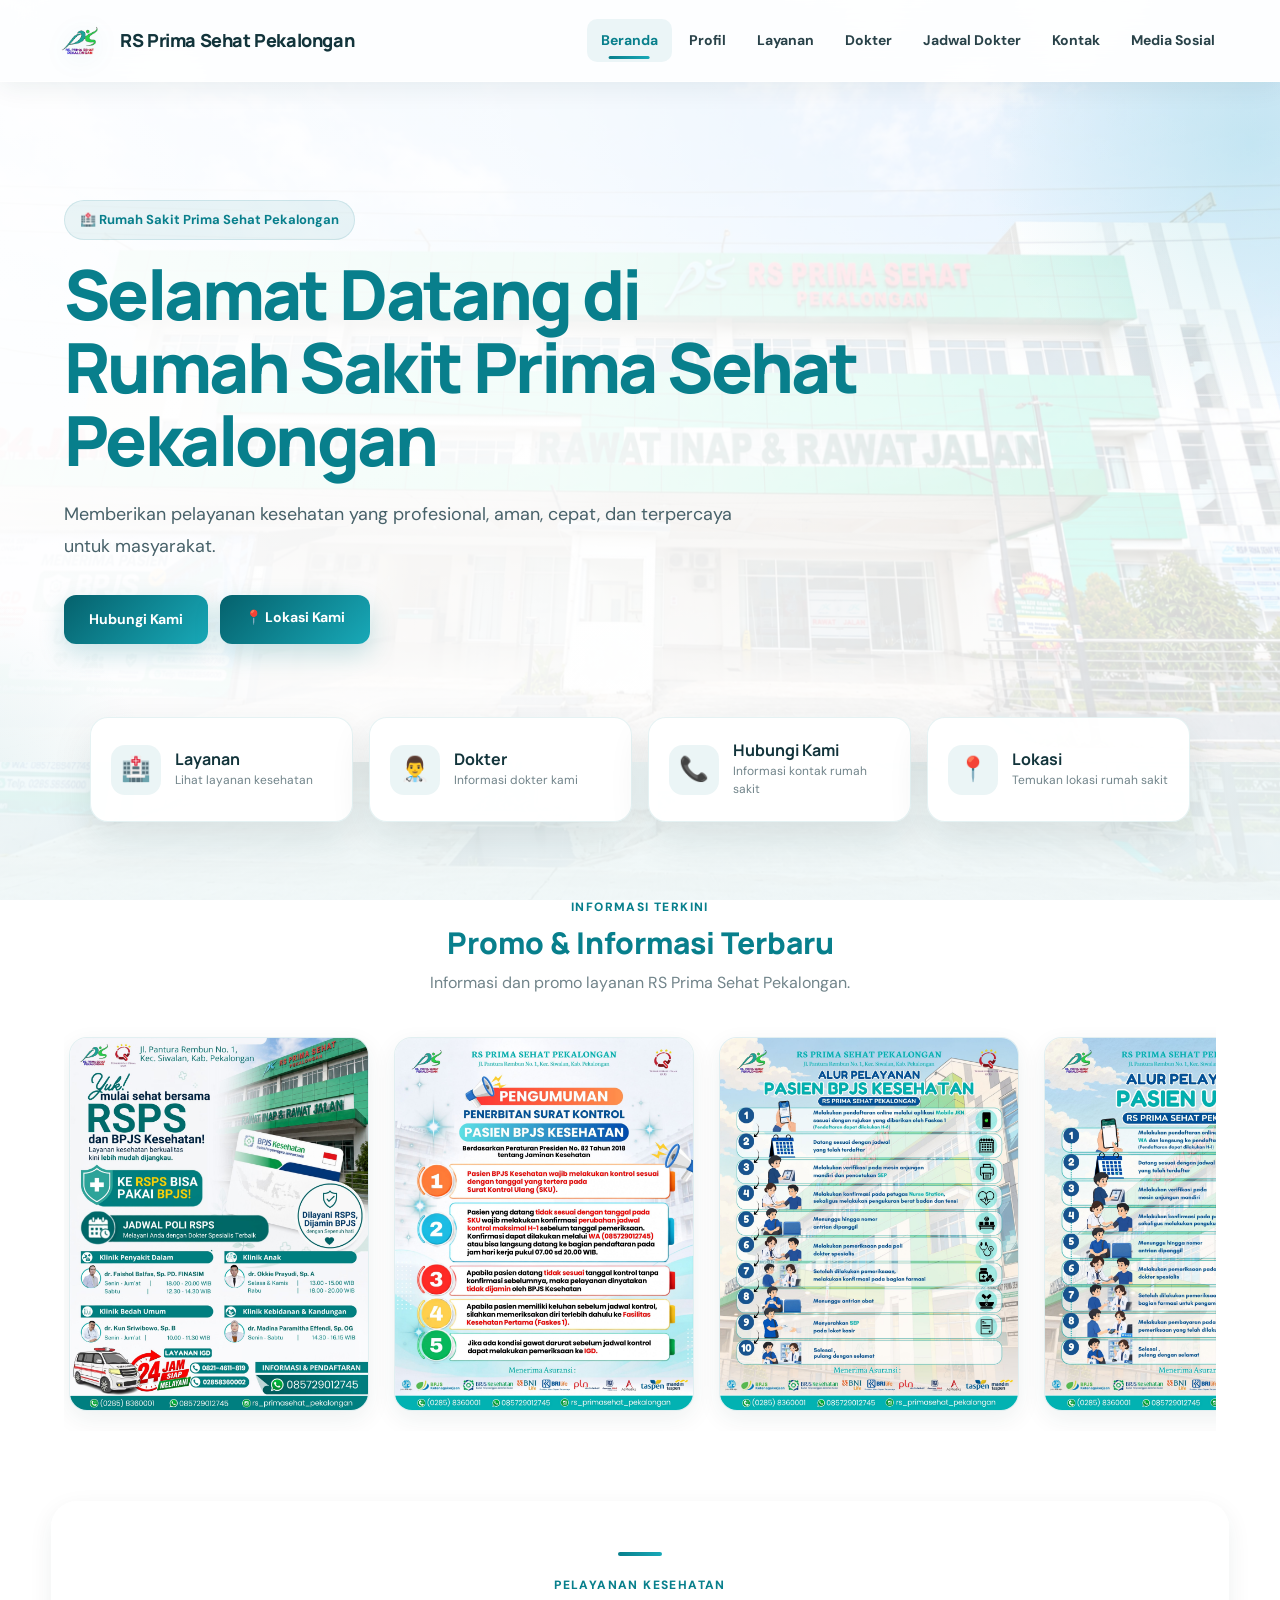
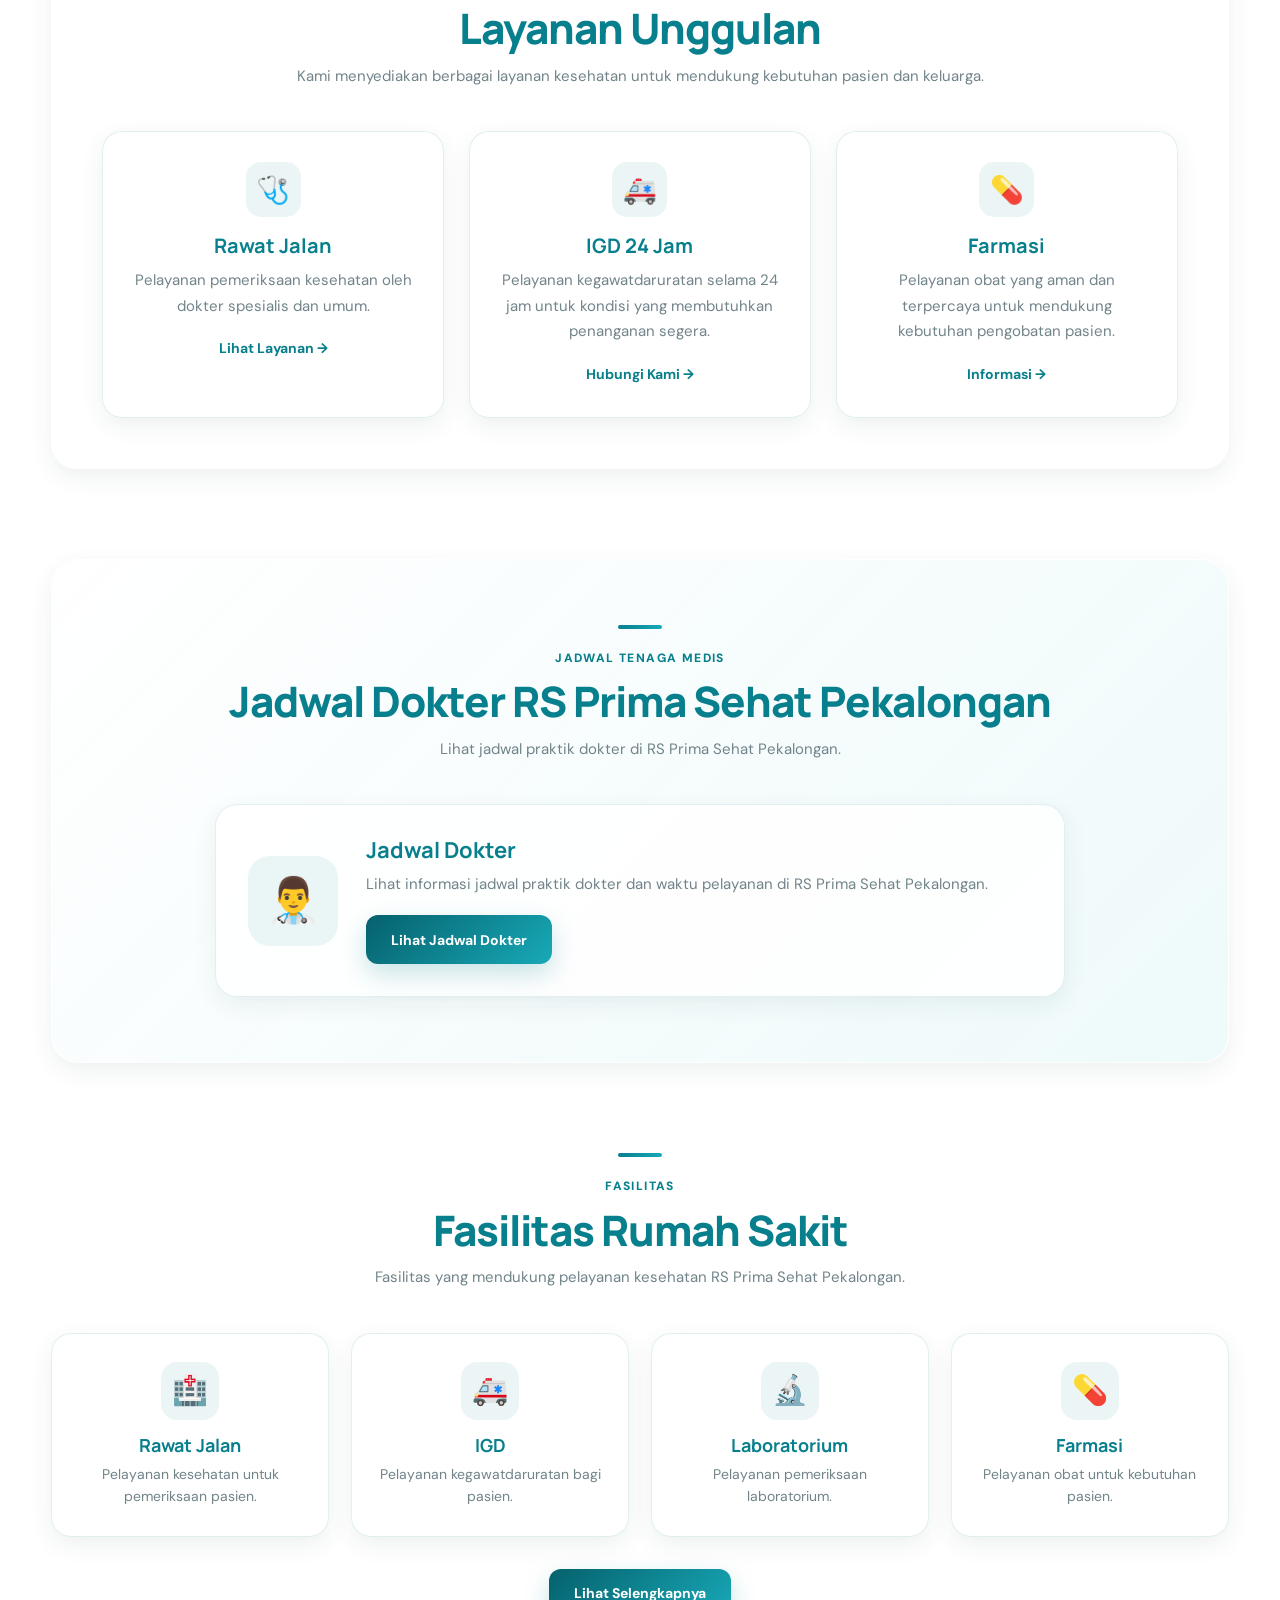
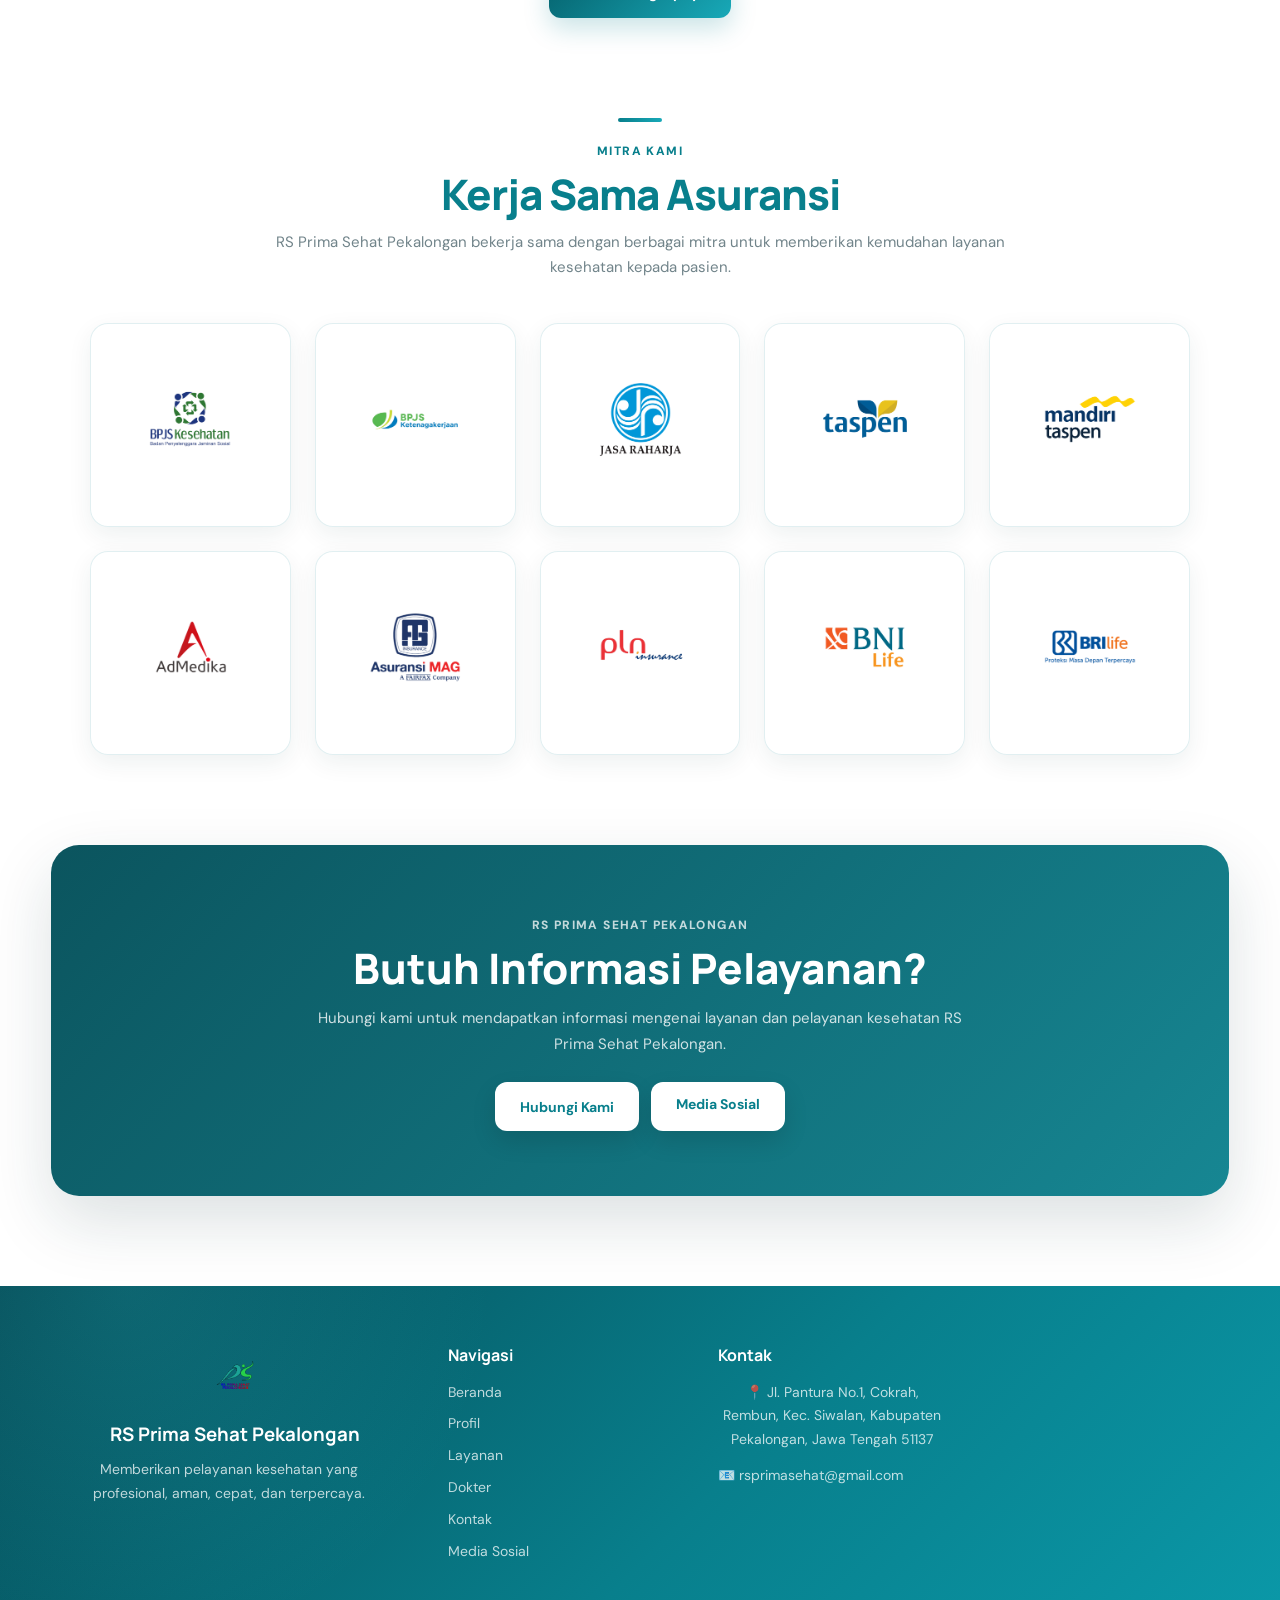
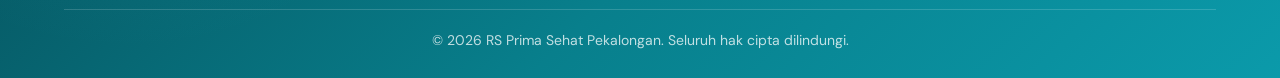
<file: rsprimasehat/index.html>
<!DOCTYPE html> 
<html lang="id"> 

<head> 
	<meta charset="UTF-8"> 
	<meta name="viewport" content="width=device-width, initial-scale=1.0"> 
	
	<title>RS Prima Sehat Pekalongan</title> 
	
	<link rel="stylesheet" href="style.css"> 
</head> 

<body> 

<!-- ============================================================
	HEADER 
	============================================================ --> 
	

<header> 

	<div class="logo"> 
		<img src="logo.png" alt="Logo RS Prima Sehat Pekalongan"> 
		<span>RS Prima Sehat Pekalongan</span> 
	</div> 
	
	<nav> 
		<a href="index.html" class="active">Beranda</a> 
		<a href="profil.html">Profil</a> 
		<a href="layanan.html">Layanan</a> 
		<a href="dokter.html">Dokter</a> 
		<a href="jadwal.html">Jadwal Dokter</a>
		<a href="kontak.html">Kontak</a> 
		<a href="mediasosial.html">Media Sosial</a> 
	</nav> 

</header> 


<!-- ============================================================
 HERO 
 ============================================================ --> 
 
 <section class="hero"> 
 
	<div class="hero-content"> 
	
		<span class="hero-label"> 
			🏥 Rumah Sakit Prima Sehat Pekalongan 
		</span> 
		
		<h1> 
			Selamat Datang di<br> 
			Rumah Sakit Prima Sehat Pekalongan 
		</h1> 
		
		<p> 
			Memberikan pelayanan kesehatan yang profesional,
			aman, cepat, dan terpercaya untuk masyarakat. 
		</p> 
		
		<div class="hero-buttons"> 
		
			<a href="kontak.html" class="button"> 
				Hubungi Kami 
			</a> 
			
			<a 
				href="https://www.google.com/maps/search/?api=1&query=RS+Prima+Sehat+Pekalongan%2C+Jl.+Pantura+No.1%2C+Cokrah%2C+Rembun%2C+Kec.+Siwalan%2C+Kabupaten+Pekalongan%2C+Jawa+Tengah+51137" 
				class="button button-lokasi" 
				target="_blank" 
				rel="noopener noreferrer" 
			> 
				📍 Lokasi Kami 
			</a> 
			
		</div> 
		
	</div> 
	
</section> 


<!-- ============================================================
 QUICK ACCESS
 ============================================================ --> 
 
 <section class="quick-section"> 
 
	<div class="quick-container"> 
	
		<a href="layanan.html" class="quick-card"> 
			<div class="quick-icon">🏥</div> 
			<div> 
				<h3>Layanan</h3> 
				<p>Lihat layanan kesehatan</p> 
			</div> 
		</a> 
		
		<a href="dokter.html" class="quick-card"> 
			<div class="quick-icon">👨‍⚕️</div> 
			<div> 
				<h3>Dokter</h3> 
				<p>Informasi dokter kami</p> 
			</div>
		</a> 
		
		<a href="kontak.html" class="quick-card"> 
			<div class="quick-icon">📞</div> 
			<div> 
				<h3>Hubungi Kami</h3> 
				<p>Informasi kontak rumah sakit</p> 
			</div> 
		</a> 
		
		<a 
			href="https://www.google.com/maps/search/?api=1&query=RS+Prima+Sehat+Pekalongan%2C+Jl.+Pantura+No.1%2C+Cokrah%2C+Rembun%2C+Kec.+Siwalan%2C+Kabupaten+Pekalongan%2C+Jawa+Tengah+51137" 
			class="quick-card" 
			target="_blank" 
			rel="noopener noreferrer" 
		> 
			<div class="quick-icon">📍</div> 
			<div> 
				<h3>Lokasi</h3> 
				<p>Temukan lokasi rumah sakit</p> 
			</div> 
		</a> 
		
	</div> 
	
</section> 


<!-- ============================================================
 PROMO & INFORMASI
 ============================================================ --> 
 
 <section class="promo-section"> 
 
	<div class="promo-header"> 
	
		<span class="section-label"> 
			INFORMASI TERKINI 
		</span> 
		
		<h2>Promo & Informasi Terbaru</h2> 
		
		<p> 
			Informasi dan promo layanan RS Prima Sehat Pekalongan. 
		</p> 
		
	</div> 
	
	
	<div class="promo-slider"> 
	
		<div class="promo-card"> 
			<img src="promo/bpjs.jpg" alt="Informasi BPJS RS Prima Sehat Pekalongan"> 
		</div> 
		
		<div class="promo-card"> 
			<img src="promo/kontrolbpjs.jpg" alt="Informasi Kontrol BPJS"> 
		</div> 
		
		<div class="promo-card"> 
			<img src="promo/pelbpjs.jpg" alt="Pelayanan BPJS"> 
		</div> 
		
		<div class="promo-card"> 
			<img src="promo/pelumum.jpg" alt="Pelayanan Umum"> 
		</div> 
		
		<div class="promo-card"> 
			<img src="promo/vkhpv.jpg" alt="Informasi Vaksin HPV"> 
		</div> 
		
		<div class="promo-card"> 
			<img src="promo/vkpolio.jpg" alt="Informasi Vaksin Polio"> 
		</div> 
		
		<div class="promo-card"> 
			<img src="promo/sepsis.jpg" alt="Informasi Sepsis"> 
		</div> 
		
	</div> 

</section> 


<!-- ============================================================
 LAYANAN UNGGULAN
 ============================================================ --> 
 
 <section class="container beranda-layanan"> 
 
	<div class="section-header"> 
	
		<span class="section-label"> 
			PELAYANAN KESEHATAN 
		</span> 
		
		<h2>Layanan Unggulan</h2> 
		
		<p> 
			Kami menyediakan berbagai layanan kesehatan untuk 
			mendukung kebutuhan pasien dan keluarga. 
		</p> 
		
	</div> 
	
	
	<div class="cards"> 
	
		<div class="card"> 
			<div class="card-icon">🩺</div> 
			
			<h3>Rawat Jalan</h3> 
			
			<p> 
				Pelayanan pemeriksaan kesehatan oleh dokter 
				spesialis dan umum. 
			</p> 
			
			<a href="layanan.html" class="card-link"> 
				Lihat Layanan → 
			</a> 
		</div> 
		
		<div class="card"> 
			<div class="card-icon">🚑</div> 
			
			<h3>IGD 24 Jam</h3> 
			
			<p> 
				Pelayanan kegawatdaruratan selama 24 jam 
				untuk kondisi yang membutuhkan penanganan segera. 
			</p> 
			
			<a href="kontak.html" class="card-link"> 
				Hubungi Kami → 
			</a> 
		</div> 
		
		<div class="card"> 
			<div class="card-icon">💊</div> 
			
			<h3>Farmasi</h3> 
			
			<p> 
				Pelayanan obat yang aman dan terpercaya 
				untuk mendukung kebutuhan pengobatan pasien. 
			</p> 
			
			<a href="kontak.html" class="card-link"> 
				Informasi → 
			</a> 
		</div> 
		
	</div> 
	
</section> 


<!-- ============================================================
 JADWAL DOKTER
 ============================================================ -->

<section class="home-doctor-section">

    <div class="section-header">

        <span class="section-label">
            JADWAL TENAGA MEDIS
        </span>

        <h2>Jadwal Dokter RS Prima Sehat Pekalongan</h2>

        <p>
            Lihat jadwal praktik dokter
            di RS Prima Sehat Pekalongan.
        </p>

    </div>


    <div class="home-doctor-content">

        <div class="home-doctor-box">

            <div class="home-doctor-icon">
                👨‍⚕️
            </div>

            <div>

                <h3>Jadwal Dokter</h3>

                <p>
                    Lihat informasi jadwal praktik dokter
                    dan waktu pelayanan di RS Prima Sehat Pekalongan.
                </p>

                <a href="jadwal.html" class="button">
                    Lihat Jadwal Dokter
                </a>

            </div>

        </div>

    </div>

</section>


<!-- ============================================================
 FASILITAS
 ============================================================ --> 
 
 <section class="facility-section"> 
 
	<div class="section-header"> 
	
		<span class="section-label"> 
			FASILITAS 
		</span> 
		
		<h2>Fasilitas Rumah Sakit</h2> 
		
		<p> 
			Fasilitas yang mendukung pelayanan kesehatan 
			RS Prima Sehat Pekalongan. 
		</p> 
	</div> 
	
	<div class="facility-grid"> 
	
		<div class="facility-card"> 
			<div class="facility-icon">🏥</div> 
			<h3>Rawat Jalan</h3> 
			<p>Pelayanan kesehatan untuk pemeriksaan pasien.</p> 
		</div> 
		
		<div class="facility-card"> 
			<div class="facility-icon">🚑</div> 
			<h3>IGD</h3> 
			<p>Pelayanan kegawatdaruratan bagi pasien.</p> 
		</div> 
		
		<div class="facility-card"> 
			<div class="facility-icon">🔬</div> 
			<h3>Laboratorium</h3> 
			<p>Pelayanan pemeriksaan laboratorium.</p> 
		</div> 
		
		<div class="facility-card"> 
			<div class="facility-icon">💊</div>
			<h3>Farmasi</h3> 
			<p>Pelayanan obat untuk kebutuhan pasien.</p> 
		</div> 
	
	</div> 
	
	<div class="facility-button"> 
	
		<a href="layanan.html" class="button"> 
			Lihat Selengkapnya 
		</a> 
		
	</div> 
	
</section> 


<!-- ============================================================ 
	KERJA SAMA ASURANSI
	============================================================ --> 
	
<section class="asuransi-section"> 

	<div class="section-header"> 
	
		<span class="section-label"> 
			MITRA KAMI 
		</span> 
		
		<h2>Kerja Sama Asuransi</h2> 
		
		<p> 
			RS Prima Sehat Pekalongan bekerja sama dengan berbagai 
			mitra untuk memberikan kemudahan layanan kesehatan 
			kepada pasien. 
		</p> 
	</div> 
	
	<div class="asuransi-grid"> 
		
		<div class="asuransi-card"> 
			<img src="asuransi/bpjs.png" alt="BPJS Kesehatan"> 
		</div> 
		
		<div class="asuransi-card"> 
			<img src="asuransi/kerja.png" alt="BPJS Ketenagakerjaan"> 
		</div> 
		
		<div class="asuransi-card">
			<img src="asuransi/jr.png" alt="Jasa Raharja"> 
		</div> 
		
		<div class="asuransi-card"> 
			<img src="asuransi/taspen.png" alt="TASPEN"> 
		</div> 
		
		<div class="asuransi-card"> 
			<img src="asuransi/mtaspen.png" alt="Mandiri Taspen"> 
		</div> 
		
		<div class="asuransi-card"> 
			<img src="asuransi/medika.png" alt="AdMedika"> 
		</div> 
		
		<div class="asuransi-card"> 
			<img src="asuransi/mag.png" alt="Asuransi MAG"> 
		</div> 
		
		<div class="asuransi-card"> 
			<img src="asuransi/pln.png" alt="PLN Insurance"> 
		</div> 
		
		<div class="asuransi-card"> 
			<img src="asuransi/bni.png" alt="BNI Life"> 
		</div> 
		
		<div class="asuransi-card"> 
			<img src="asuransi/bri.png" alt="BRI Life"> 
		</div> 
		
	</div> 
	
</section> 


<!-- ============================================================
 CALL TO ACTION 
 ============================================================ --> 
 
 <section class="home-cta"> 
 
	<div class="home-cta-content"> 
	
		<span class="section-label"> 
			RS PRIMA SEHAT PEKALONGAN 
		</span> 
		
		<h2> 
			Butuh Informasi Pelayanan? 
		</h2> 
		
		<p> 
			Hubungi kami untuk mendapatkan informasi mengenai 
			layanan dan pelayanan kesehatan RS Prima Sehat Pekalongan. 
		</p> 
		
		<div class="hero-buttons"> 
		
			<a href="kontak.html" class="button"> 
				Hubungi Kami 
			</a> 
			
			<a href="mediasosial.html" class="button button-lokasi"> 
				Media Sosial 
			</a> 
			
		</div> 
		
	</div> 
	
</section> 


<!-- ============================================================
 FOOTER
 ============================================================ -->

<footer> 

	<div class="footer-content"> 
	
		<div class="footer-brand"> 
		
			<img 
				src="logo.png" 
				alt="Logo RS Prima Sehat Pekalongan" 
			> 
			
			<h3>RS Prima Sehat Pekalongan</h3> 
			
			<p> 
				Memberikan pelayanan kesehatan yang profesional, 
				aman, cepat, dan terpercaya. 
			</p> 
			
		</div> 
		
		<div class="footer-links"> 
		
			<h4>Navigasi</h4> 
			
			<a href="index.html">Beranda</a> 
			<a href="profil.html">Profil</a> 
			<a href="layanan.html">Layanan</a> 
			<a href="dokter.html">Dokter</a> 
			<a href="kontak.html">Kontak</a>
			<a href="mediasosial.html">Media Sosial</a>
			
		</div> 
		
		<div class="footer-contact"> 
		
			<h4>Kontak</h4> 
			
			<p> 
				📍 Jl. Pantura No.1, Cokrah, Rembun, 
				Kec. Siwalan, Kabupaten Pekalongan, 
				Jawa Tengah 51137 
			</p> 
			
			<p>
                📧 rsprimasehat@gmail.com
            </p> 
		
		</div> 
		
	</div> 
	
	<div class="footer-bottom"> 
		
		<p> 
			© 2026 RS Prima Sehat Pekalongan. 
			Seluruh hak cipta dilindungi. 
		</p> 
			
	</div> 
	
</footer> 

</body> 
</html>
</file>
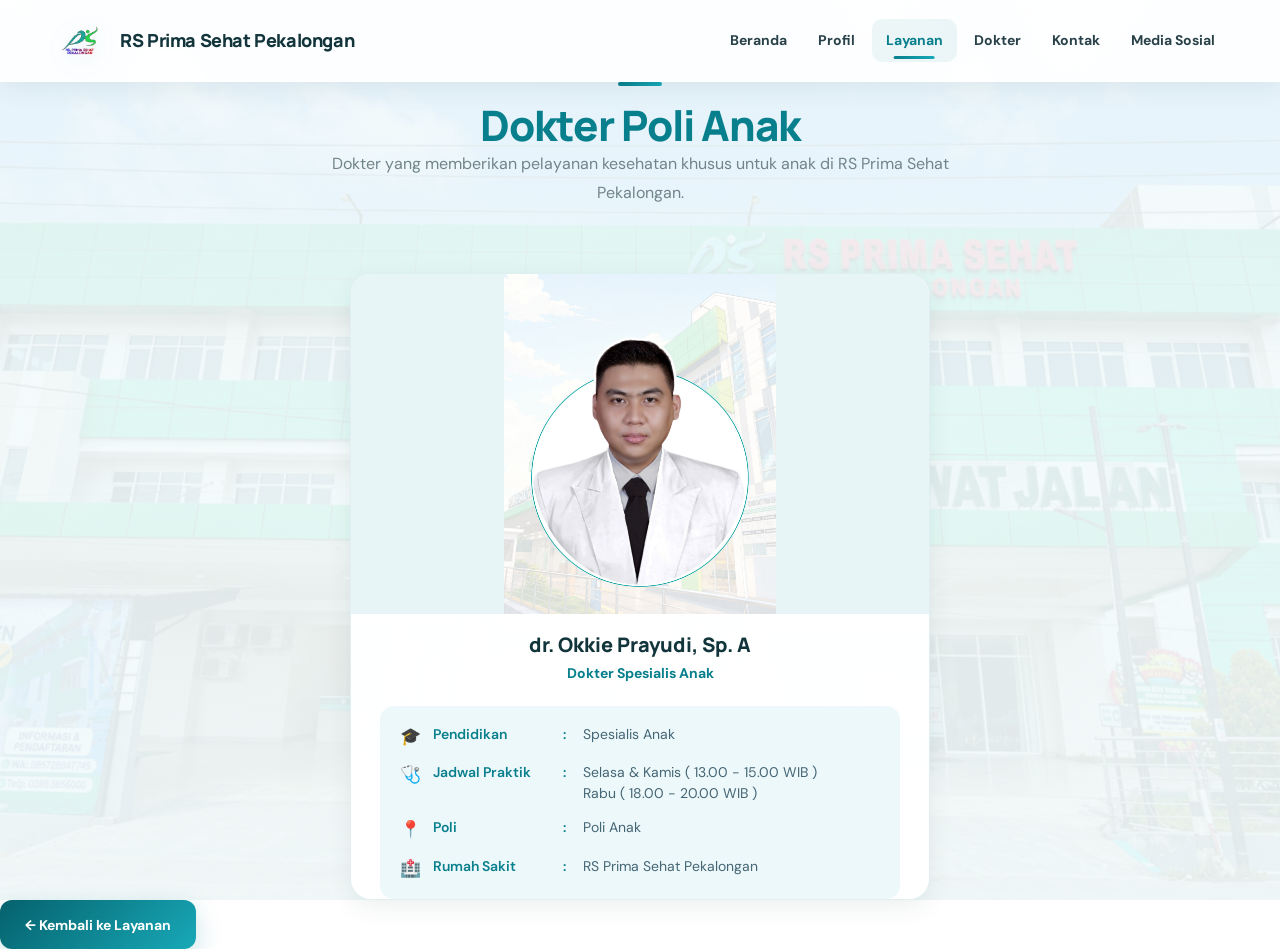
<file: rsprimasehat/dokter-anak.html>
<!DOCTYPE html>
<html lang="id">

<head>
    <meta charset="UTF-8">
    <meta name="viewport" content="width=device-width, initial-scale=1.0">

    <title>Dokter Poli Anak - RS Prima Sehat Pekalongan</title>

    <link rel="stylesheet" href="style.css">
</head>

<body class="dokter-anak-body">

<header>

    <div class="logo">
        <img src="logo.png" alt="Logo RS Prima Sehat Pekalongan">
        <span>RS Prima Sehat Pekalongan</span>
		
    </div>

    <nav>
        <a href="index.html">Beranda</a>
        <a href="profil.html">Profil</a>
        <a href="layanan.html" class="active">Layanan</a>
        <a href="dokter.html">Dokter</a>
        <a href="kontak.html">Kontak</a>
        <a href="mediasosial.html">Media Sosial</a>
    </nav>

</header>


<main class="dokter-anak-page">

    <!-- JUDUL -->
    <div class="dokter-header">

        <h2>Dokter Poli Anak</h2>

        <p>
            Dokter yang memberikan pelayanan kesehatan
            khusus untuk anak di RS Prima Sehat Pekalongan.
        </p>

    </div>


    <!-- GRID DOKTER -->
    <div class="dokter-anak-grid">


        <!-- DOKTER 1 -->
<div class="dokter-anak-card">

    <!-- FOTO DOKTER -->
    <img src="dokter/okkie.jpg"
         alt="Dokter Poli Anak">

    <!-- NAMA DOKTER -->
    <h3>dr. Okkie Prayudi, Sp. A</h3>

    <!-- SPESIALIS -->
    <p>Dokter Spesialis Anak</p>


    <!-- INFORMASI DOKTER -->
    <div class="dokter-info">

        <div class="info-row">
            <span class="info-icon">🎓</span>
            <strong>Pendidikan</strong>
            <span class="titik">:</span>
            <span>Spesialis Anak</span>
        </div>

        <div class="info-row">
            <span class="info-icon">🩺</span>
            <strong>Jadwal Praktik</strong>
            <span class="titik">:</span>
            <span>Selasa & Kamis ( 13.00 - 15.00 WIB )<br>Rabu ( 18.00 - 20.00 WIB )</span>
        </div>

        <div class="info-row">
            <span class="info-icon">📍</span>
            <strong>Poli</strong>
            <span class="titik">:</span>
            <span>Poli Anak</span>
        </div>

        <div class="info-row">
            <span class="info-icon">🏥</span>
            <strong>Rumah Sakit</strong>
            <span class="titik">:</span>
            <span>RS Prima Sehat Pekalongan</span>
        </div>

    </div>

</div>
    </div>


    <!-- TOMBOL KEMBALI -->
    <div class="back-container">

        <a href="layanan.html" class="back-button">
            ← Kembali ke Layanan
        </a>

    </div>

</main>


<footer>

    <p>
        © 2026 Rumah Sakit Prima Sehat Pekalongan
    </p>

</footer>

</body>
</html>
</file>
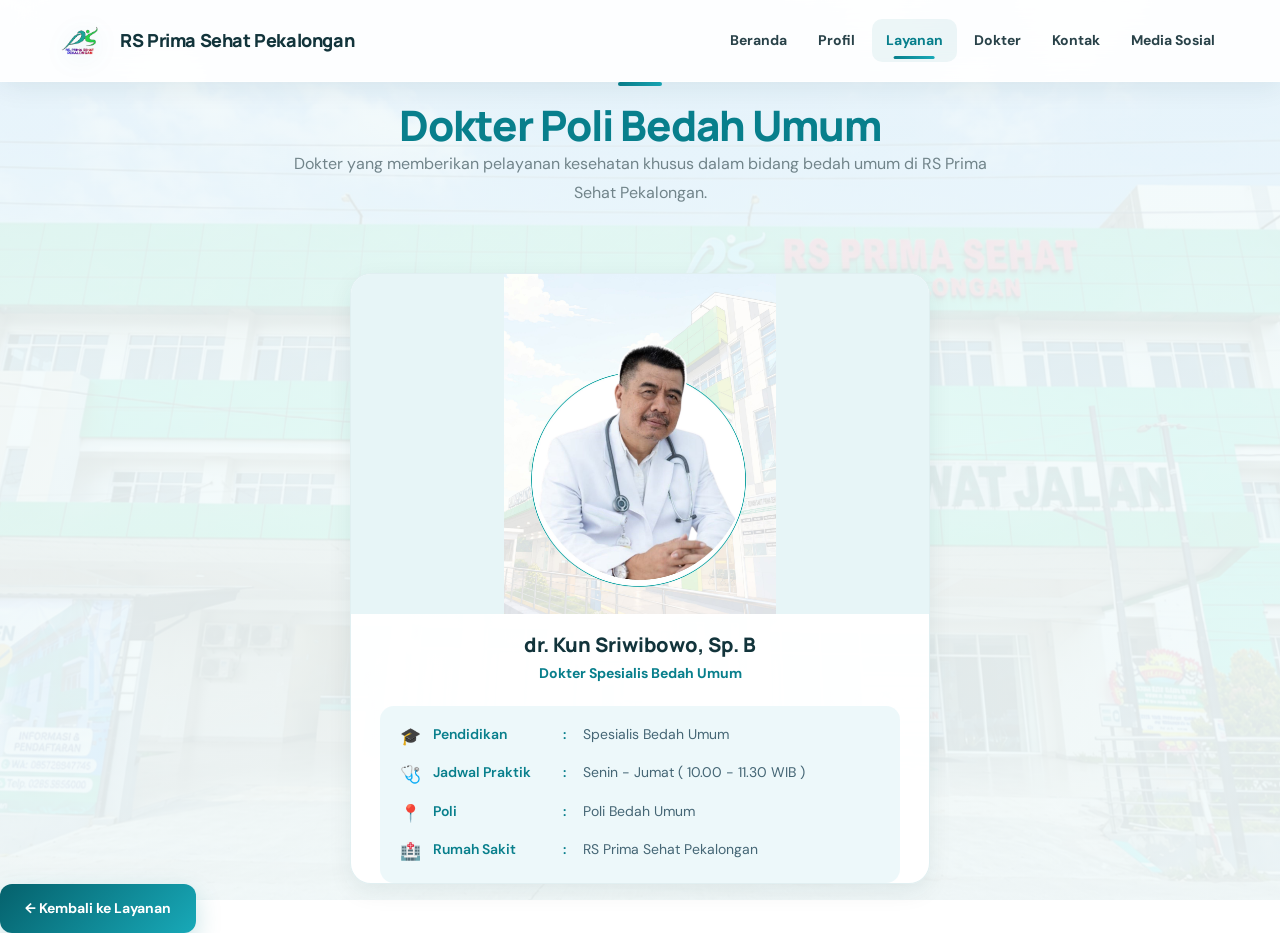
<file: rsprimasehat/dokter-bedah.html>
<!DOCTYPE html>
<html lang="id">

<head>

    <meta charset="UTF-8">

    <meta name="viewport"
          content="width=device-width, initial-scale=1.0">

    <title>Dokter Poli Bedah Umum - RS Prima Sehat</title>

    <link rel="stylesheet" href="style.css">

</head>


<body class="dokter-bedah-body">


<header>

    <div class="logo">

        <img src="logo.png"
             alt="Logo RS Prima Sehat Pekalongan">

        <span>RS Prima Sehat Pekalongan</span>

    </div>


    <nav>

        <a href="index.html">Beranda</a>

        <a href="profil.html">Profil</a>

        <a href="layanan.html" class="active">Layanan</a>

        <a href="dokter.html">Dokter</a>

        <a href="kontak.html">Kontak</a>

        <a href="mediasosial.html">Media Sosial</a>

    </nav>

</header>



<section class="dokter-bedah-page">


    <div class="dokter-header">

        <h2>Dokter Poli Bedah Umum</h2>

        <p>
            Dokter yang memberikan pelayanan kesehatan
            khusus dalam bidang bedah umum di
            RS Prima Sehat Pekalongan.
        </p>

    </div>

    <!-- GRID DOKTER -->
    <div class="dokter-bedah-grid">


        <!-- DOKTER 1 -->
<div class="dokter-bedah-card">

    <!-- FOTO DOKTER -->
    <img src="dokter/kun.jpg"
         alt="Dokter Poli Bedah Umum">

    <!-- NAMA DOKTER -->
    <h3>dr. Kun Sriwibowo, Sp. B</h3>

    <!-- SPESIALIS -->
    <p>Dokter Spesialis Bedah Umum</p>


    <!-- INFORMASI DOKTER -->
    <div class="dokter-info">

        <div class="info-row">
            <span class="info-icon">🎓</span>
            <strong>Pendidikan</strong>
            <span class="titik">:</span>
            <span>Spesialis Bedah Umum</span>
        </div>

        <div class="info-row">
            <span class="info-icon">🩺</span>
            <strong>Jadwal Praktik</strong>
            <span class="titik">:</span>
            <span>Senin - Jumat ( 10.00 - 11.30 WIB )</span>
        </div>

        <div class="info-row">
            <span class="info-icon">📍</span>
            <strong>Poli</strong>
            <span class="titik">:</span>
            <span>Poli Bedah Umum</span>
        </div>

        <div class="info-row">
            <span class="info-icon">🏥</span>
            <strong>Rumah Sakit</strong>
            <span class="titik">:</span>
            <span>RS Prima Sehat Pekalongan</span>
        </div>

    </div>

</div>
    </div>

    <div class="back-container">

        <a href="layanan.html" class="back-button">
			← Kembali ke Layanan

        </a>

    </div>


</section>


</body>

</html>
</file>
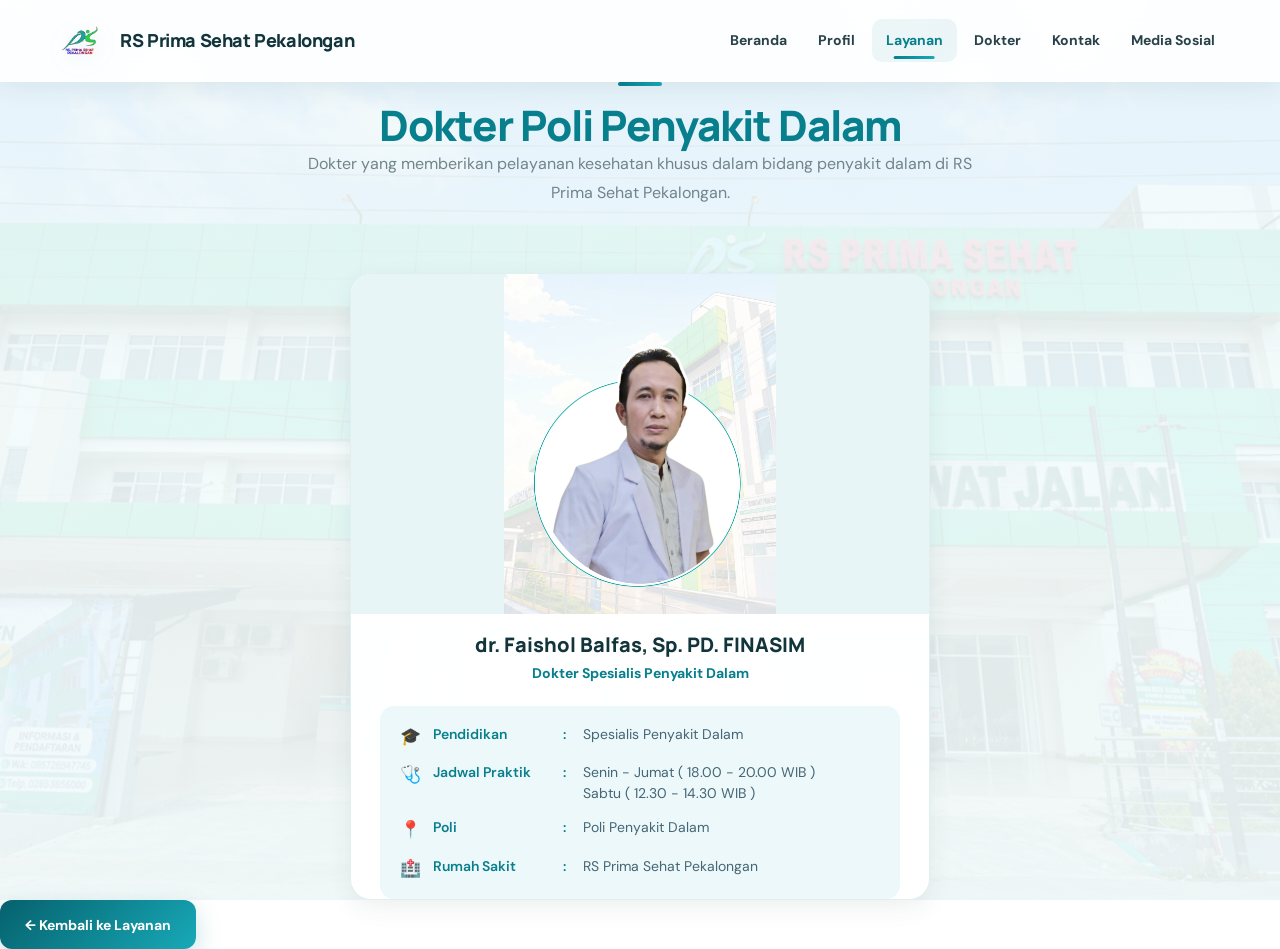
<file: rsprimasehat/dokter-dalam.html>
<!DOCTYPE html>
<html lang="id">

<head>

    <meta charset="UTF-8">

    <meta name="viewport"
          content="width=device-width, initial-scale=1.0">

    <title>Dokter Poli Penyakit Dalam - RS Prima Sehat</title>

    <link rel="stylesheet" href="style.css">

</head>


<body class="dokter-dalam-body">


<header>

    <div class="logo">

        <img src="logo.png"
             alt="Logo RS Prima Sehat Pekalongan">

        <span>RS Prima Sehat Pekalongan</span>

    </div>


    <nav>

        <a href="index.html">Beranda</a>

        <a href="profil.html">Profil</a>

        <a href="layanan.html" class="active">Layanan</a>

        <a href="dokter.html">Dokter</a>

        <a href="kontak.html">Kontak</a>

        <a href="mediasosial.html">Media Sosial</a>

    </nav>

</header>



<section class="dokter-dalam-page">


    <div class="dokter-header">

        <h2>Dokter Poli Penyakit Dalam</h2>

        <p>
            Dokter yang memberikan pelayanan kesehatan
            khusus dalam bidang penyakit dalam di
            RS Prima Sehat Pekalongan.
        </p>

    </div>

    <!-- GRID DOKTER -->
    <div class="dokter-dalam-grid">


        <!-- DOKTER 1 -->
<div class="dokter-dalam-card">

    <!-- FOTO DOKTER -->
    <img src="dokter/faishol.jpg"
         alt="Dokter Poli Penyakit Dalam">

    <!-- NAMA DOKTER -->
    <h3>dr. Faishol Balfas, Sp. PD. FINASIM</h3>

    <!-- SPESIALIS -->
    <p>Dokter Spesialis Penyakit Dalam</p>


    <!-- INFORMASI DOKTER -->
    <div class="dokter-info">

        <div class="info-row">
            <span class="info-icon">🎓</span>
            <strong>Pendidikan</strong>
            <span class="titik">:</span>
            <span>Spesialis Penyakit Dalam</span>
        </div>

        <div class="info-row">
            <span class="info-icon">🩺</span>
            <strong>Jadwal Praktik</strong>
            <span class="titik">:</span>
            <span>Senin - Jumat ( 18.00 - 20.00 WIB )<br>Sabtu ( 12.30 - 14.30 WIB )</span>
        </div>

        <div class="info-row">
            <span class="info-icon">📍</span>
            <strong>Poli</strong>
            <span class="titik">:</span>
            <span>Poli Penyakit Dalam</span>
        </div>

        <div class="info-row">
            <span class="info-icon">🏥</span>
            <strong>Rumah Sakit</strong>
            <span class="titik">:</span>
            <span>RS Prima Sehat Pekalongan</span>
        </div>

    </div>

</div>
    </div>



    <div class="back-container">

        <a href="layanan.html"
           class="back-button">

            ← Kembali ke Layanan

        </a>

    </div>


</section>


</body>

</html>
</file>
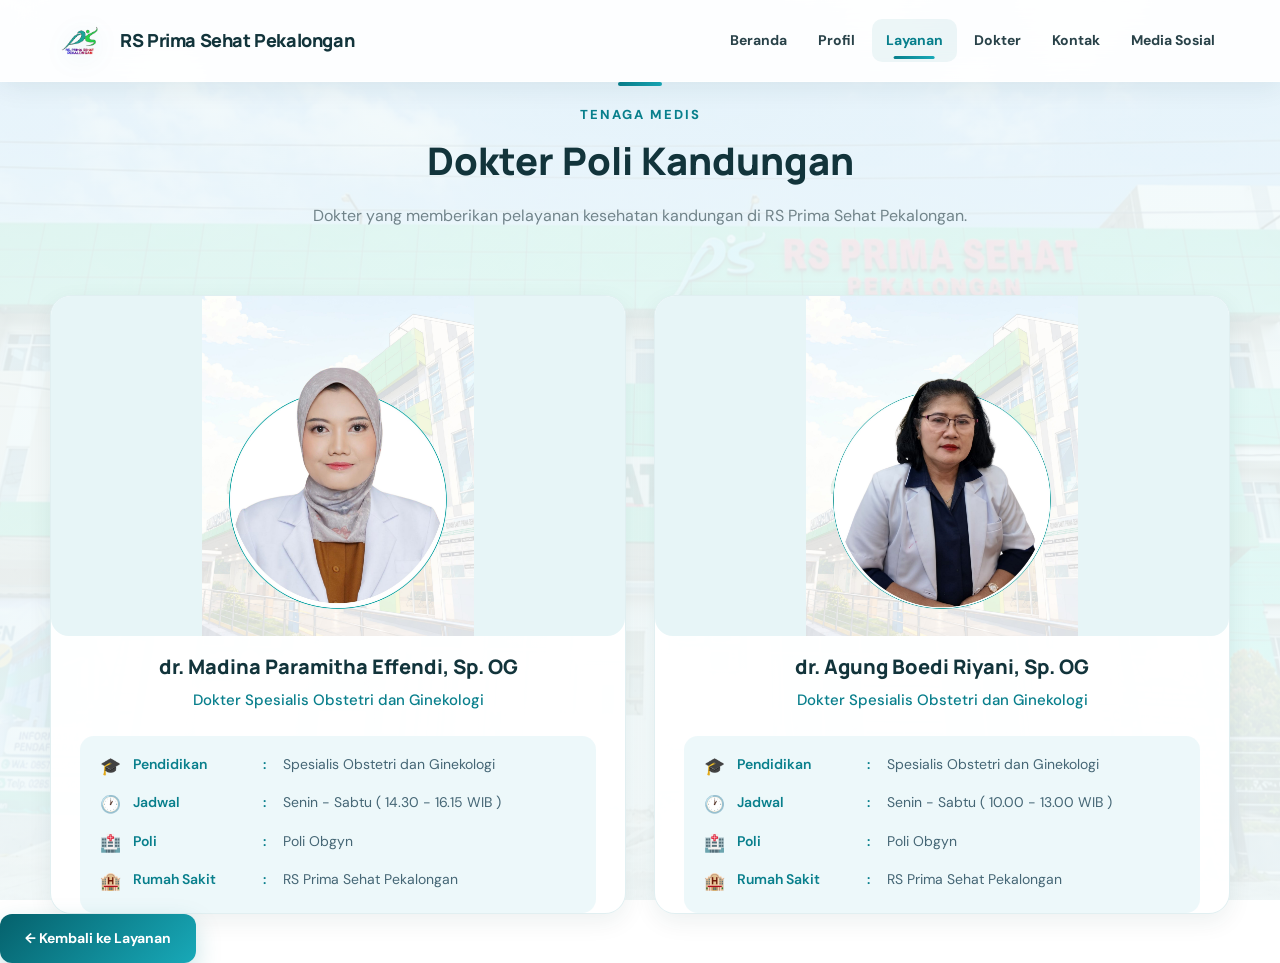
<file: rsprimasehat/dokter-kandungan.html>
<!DOCTYPE html>
<html lang="id">

<head>

    <meta charset="UTF-8">

    <meta name="viewport"
          content="width=device-width, initial-scale=1.0">

    <title>Dokter Poli Kandungan - RS Prima Sehat Pekalongan</title>

    <link rel="stylesheet" href="style.css">

</head>


<body class="dokter-kandungan-body">


<header>

    <div class="logo">

        <img src="logo.png"
             alt="Logo RS Prima Sehat Pekalongan">

        <span>RS Prima Sehat Pekalongan</span>

    </div>


    <nav>

        <a href="index.html">Beranda</a>

        <a href="profil.html">Profil</a>

        <a href="layanan.html" class="active">Layanan</a>

        <a href="dokter.html">Dokter</a>

        <a href="kontak.html">Kontak</a>

        <a href="mediasosial.html">Media Sosial</a>

    </nav>

</header>



<main class="dokter-kandungan-page">


    <!-- JUDUL HALAMAN -->

    <section class="dokter-header">

        <span class="section-label">
            TENAGA MEDIS
        </span>

        <h1>
            Dokter Poli Kandungan
        </h1>

        <p>
            Dokter yang memberikan pelayanan
            kesehatan kandungan di RS Prima Sehat Pekalongan.
        </p>

    </section>



    <!-- DAFTAR DOKTER -->

    <section class="dokter-kandungan-grid">


        <!-- DOKTER 1 -->

        <div class="dokter-kandungan-card">


            <div class="dokter-kandungan-photo">

                <img src="dokter/madina.jpg"
                     alt="dr. Madina Paramitha Effendi, Sp. OG">

            </div>


            <div class="dokter-kandungan-content">


                <h3>
                    dr. Madina Paramitha Effendi, Sp. OG
                </h3>


                <p class="dokter-profesi">
                    Dokter Spesialis Obstetri dan Ginekologi
                </p>


                <div class="dokter-kandungan-info">

                    <div class="info-row">

                        <span class="info-icon">🎓</span>

                        <strong>Pendidikan</strong>

                        <span class="titik">:</span>

                        <span>
                            Spesialis Obstetri dan Ginekologi
                        </span>

                    </div>


                    <div class="info-row">

                        <span class="info-icon">🕐</span>

                        <strong>Jadwal</strong>

                        <span class="titik">:</span>

                        <span>
                            Senin - Sabtu ( 14.30 - 16.15 WIB )
                        </span>

                    </div>


                    <div class="info-row">

                        <span class="info-icon">🏥</span>

                        <strong>Poli</strong>

                        <span class="titik">:</span>

                        <span>
                            Poli Obgyn
                        </span>

                    </div>


                    <div class="info-row">

                        <span class="info-icon">🏨</span>

                        <strong>Rumah Sakit</strong>

                        <span class="titik">:</span>

                        <span>
                            RS Prima Sehat Pekalongan
                        </span>

                    </div>


                </div>

            </div>

        </div>



        <!-- DOKTER 2 -->

        <div class="dokter-kandungan-card">


            <div class="dokter-kandungan-photo">

                <img src="dokter/yani.jpg"
                     alt="dr. Agung Boedi Riyani, Sp. OG">

            </div>


            <div class="dokter-kandungan-content">


                <h3>
                    dr. Agung Boedi Riyani, Sp. OG
                </h3>


                <p class="dokter-profesi">
                    Dokter Spesialis Obstetri dan Ginekologi
                </p>


                <div class="dokter-kandungan-info">

					<div class="info-row">

                        <span class="info-icon">🎓</span>

                        <strong>Pendidikan</strong>

                        <span class="titik">:</span>

                        <span>
                            Spesialis Obstetri dan Ginekologi
                        </span>

                    </div>


                    <div class="info-row">

                        <span class="info-icon">🕐</span>

                        <strong>Jadwal</strong>

                        <span class="titik">:</span>

                        <span>
                            Senin - Sabtu ( 10.00 - 13.00 WIB )
                        </span>

                    </div>


                    <div class="info-row">

                        <span class="info-icon">🏥</span>

                        <strong>Poli</strong>

                        <span class="titik">:</span>

                        <span>
                            Poli Obgyn
                        </span>

                    </div>


                    <div class="info-row">

                        <span class="info-icon">🏨</span>

                        <strong>Rumah Sakit</strong>

                        <span class="titik">:</span>

                        <span>
                            RS Prima Sehat Pekalongan
                        </span>

                    </div>


                </div>

            </div>

        </div>


    </section>



    <!-- TOMBOL KEMBALI -->

    <div class="back-container">

        <a href="layanan.html"
           class="back-button">

            ← Kembali ke Layanan

        </a>

    </div>


</main>


</body>

</html>
</file>
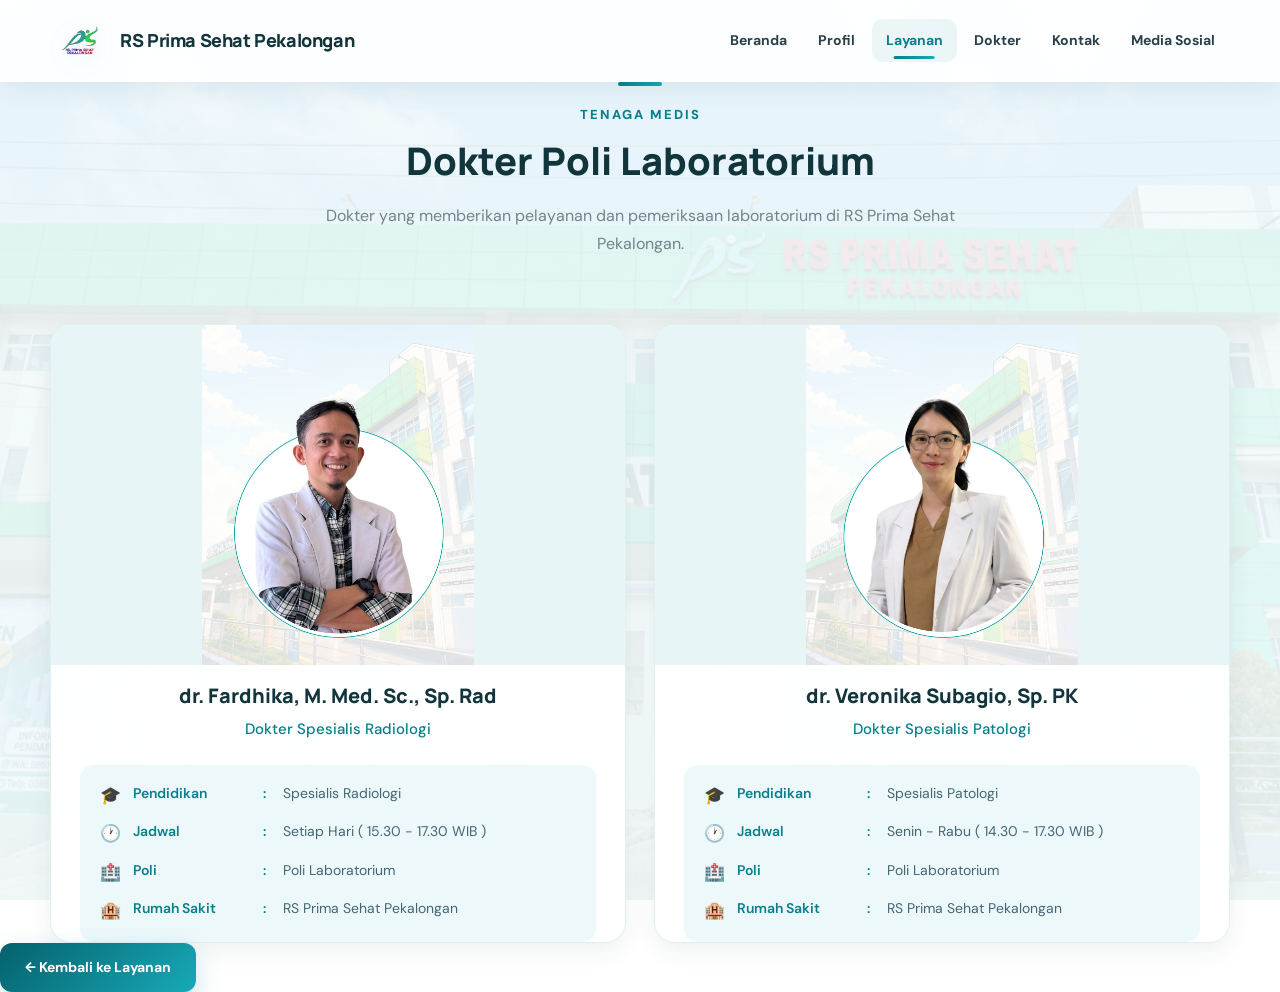
<file: rsprimasehat/dokter-laboratorium.html>
<!DOCTYPE html>
<html lang="id">

<head>

    <meta charset="UTF-8">

    <meta name="viewport"
          content="width=device-width, initial-scale=1.0">

    <title>Dokter Poli Laboratorium - RS Prima Sehat Pekalongan</title>

    <link rel="stylesheet" href="style.css">

</head>


<body class="dokter-laboratorium-body">


<header>

    <div class="logo">

        <img src="logo.png"
             alt="Logo RS Prima Sehat Pekalongan">

        <span>RS Prima Sehat Pekalongan</span>

    </div>


    <nav>

        <a href="index.html">Beranda</a>

        <a href="profil.html">Profil</a>

        <a href="layanan.html" class="active">Layanan</a>

        <a href="dokter.html">Dokter</a>

        <a href="kontak.html">Kontak</a>

        <a href="mediasosial.html">Media Sosial</a>

    </nav>

</header>



<main class="dokter-laboratorium-page">


    <!-- JUDUL HALAMAN -->

    <section class="dokter-header">

        <span class="section-label">
            TENAGA MEDIS
        </span>

        <h1>
            Dokter Poli Laboratorium
        </h1>

        <p>
            Dokter yang memberikan pelayanan dan pemeriksaan laboratorium 
			di RS Prima Sehat Pekalongan.
        </p>

    </section>



    <!-- DAFTAR DOKTER -->

    <section class="dokter-laboratorium-grid">


        <!-- DOKTER 1 -->

        <div class="dokter-laboratorium-card">


            <div class="dokter-laboratorium-photo">

                <img src="dokter/fardhika.jpg"
                     alt="dr. Fardhika, M. Med. Sc., Sp. Rad">

            </div>


            <div class="dokter-laboratorium-content">


                <h3>
                    dr. Fardhika, M. Med. Sc., Sp. Rad
                </h3>


                <p class="dokter-profesi">
                    Dokter Spesialis Radiologi
                </p>


                <div class="dokter-laboratorium-info">

                    <div class="info-row">

                        <span class="info-icon">🎓</span>

                        <strong>Pendidikan</strong>

                        <span class="titik">:</span>

                        <span>
                            Spesialis Radiologi
                        </span>

                    </div>


                    <div class="info-row">

                        <span class="info-icon">🕐</span>

                        <strong>Jadwal</strong>

                        <span class="titik">:</span>

                        <span>
                            Setiap Hari ( 15.30 - 17.30 WIB )
                        </span>

                    </div>


                    <div class="info-row">

                        <span class="info-icon">🏥</span>

                        <strong>Poli</strong>

                        <span class="titik">:</span>

                        <span>
                            Poli Laboratorium
                        </span>

                    </div>


                    <div class="info-row">

                        <span class="info-icon">🏨</span>

                        <strong>Rumah Sakit</strong>

                        <span class="titik">:</span>

                        <span>
                            RS Prima Sehat Pekalongan
                        </span>

                    </div>


                </div>

            </div>

        </div>



        <!-- DOKTER 2 -->

        <div class="dokter-laboratorium-card">


            <div class="dokter-laboratorium-photo">

                <img src="dokter/veronika.jpg"
                     alt="dr. Veronika Subagio, Sp. PK">

            </div>


            <div class="dokter-laboratorium-content">


                <h3>
                    dr. Veronika Subagio, Sp. PK
                </h3>


                <p class="dokter-profesi">
                    Dokter Spesialis Patologi
                </p>


                <div class="dokter-laboratorium-info">

                    <div class="info-row">

                        <span class="info-icon">🎓</span>

                        <strong>Pendidikan</strong>

                        <span class="titik">:</span>

                        <span>
                            Spesialis Patologi
                        </span>

                    </div>


                    <div class="info-row">

                        <span class="info-icon">🕐</span>

                        <strong>Jadwal</strong>

                        <span class="titik">:</span>

                        <span>
                            Senin - Rabu ( 14.30 - 17.30 WIB )
                        </span>

                    </div>


                    <div class="info-row">

                        <span class="info-icon">🏥</span>

                        <strong>Poli</strong>

                        <span class="titik">:</span>

                        <span>
                            Poli Laboratorium
                        </span>

                    </div>


                    <div class="info-row">

                        <span class="info-icon">🏨</span>

                        <strong>Rumah Sakit</strong>

                        <span class="titik">:</span>

                        <span>
                            RS Prima Sehat Pekalongan
                        </span>

                    </div>


                </div>

            </div>

        </div>


    </section>



    <!-- TOMBOL KEMBALI -->

    <div class="back-container">

        <a href="layanan.html"
           class="back-button">

            ← Kembali ke Layanan

        </a>

    </div>


</main>


</body>

</html>
</file>
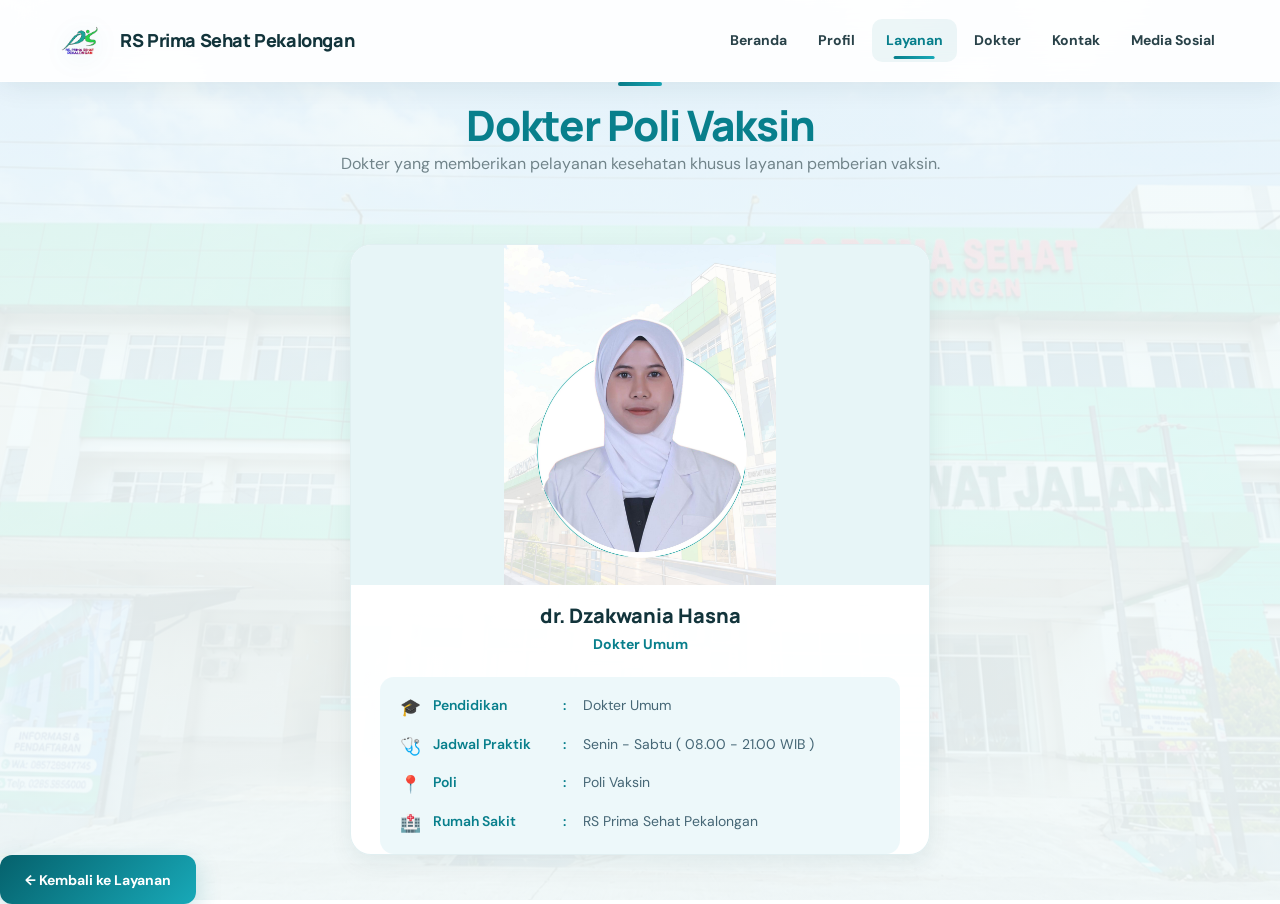
<file: rsprimasehat/dokter-vaksin.html>
<!DOCTYPE html>
<html lang="id">

<head>

    <meta charset="UTF-8">

    <meta name="viewport"
          content="width=device-width, initial-scale=1.0">

    <title>Dokter Poli Penyakit Dalam - RS Prima Sehat</title>

    <link rel="stylesheet" href="style.css">

</head>


<body class="dokter-vaksin-body">


<header>

    <div class="logo">

        <img src="logo.png"
             alt="Logo RS Prima Sehat Pekalongan">

        <span>RS Prima Sehat Pekalongan</span>

    </div>


    <nav>

        <a href="index.html">Beranda</a>

        <a href="profil.html">Profil</a>

        <a href="layanan.html" class="active">Layanan</a>

        <a href="dokter.html">Dokter</a>

        <a href="kontak.html">Kontak</a>

        <a href="mediasosial.html">Media Sosial</a>

    </nav>

</header>



<section class="dokter-vaksin-page">


    <div class="dokter-header">

        <h2>Dokter Poli Vaksin</h2>

        <p>
            Dokter yang memberikan pelayanan kesehatan
            khusus layanan pemberian vaksin.
        </p>

    </div>

    <!-- GRID DOKTER -->
    <div class="dokter-vaksin-grid">


        <!-- DOKTER 1 -->
<div class="dokter-dalam-card">

    <!-- FOTO DOKTER -->
    <img src="dokter/hasna.jpg"
         alt="Dokter Poli Vaksin">

    <!-- NAMA DOKTER -->
    <h3>dr. Dzakwania Hasna</h3>

    <!-- SPESIALIS -->
    <p>Dokter Umum</p>


    <!-- INFORMASI DOKTER -->
    <div class="dokter-info">

        <div class="info-row">
            <span class="info-icon">🎓</span>
            <strong>Pendidikan</strong>
            <span class="titik">:</span>
            <span>Dokter Umum</span>
        </div>

        <div class="info-row">
            <span class="info-icon">🩺</span>
            <strong>Jadwal Praktik</strong>
            <span class="titik">:</span>
            <span>Senin - Sabtu ( 08.00 - 21.00 WIB )</span>
        </div>

        <div class="info-row">
            <span class="info-icon">📍</span>
            <strong>Poli</strong>
            <span class="titik">:</span>
            <span>Poli Vaksin</span>
        </div>

        <div class="info-row">
            <span class="info-icon">🏥</span>
            <strong>Rumah Sakit</strong>
            <span class="titik">:</span>
            <span>RS Prima Sehat Pekalongan</span>
        </div>

    </div>

</div>
    </div>



    <div class="back-container">

        <a href="layanan.html"
           class="back-button">

            ← Kembali ke Layanan

        </a>

    </div>


</section>


</body>

</html>
</file>
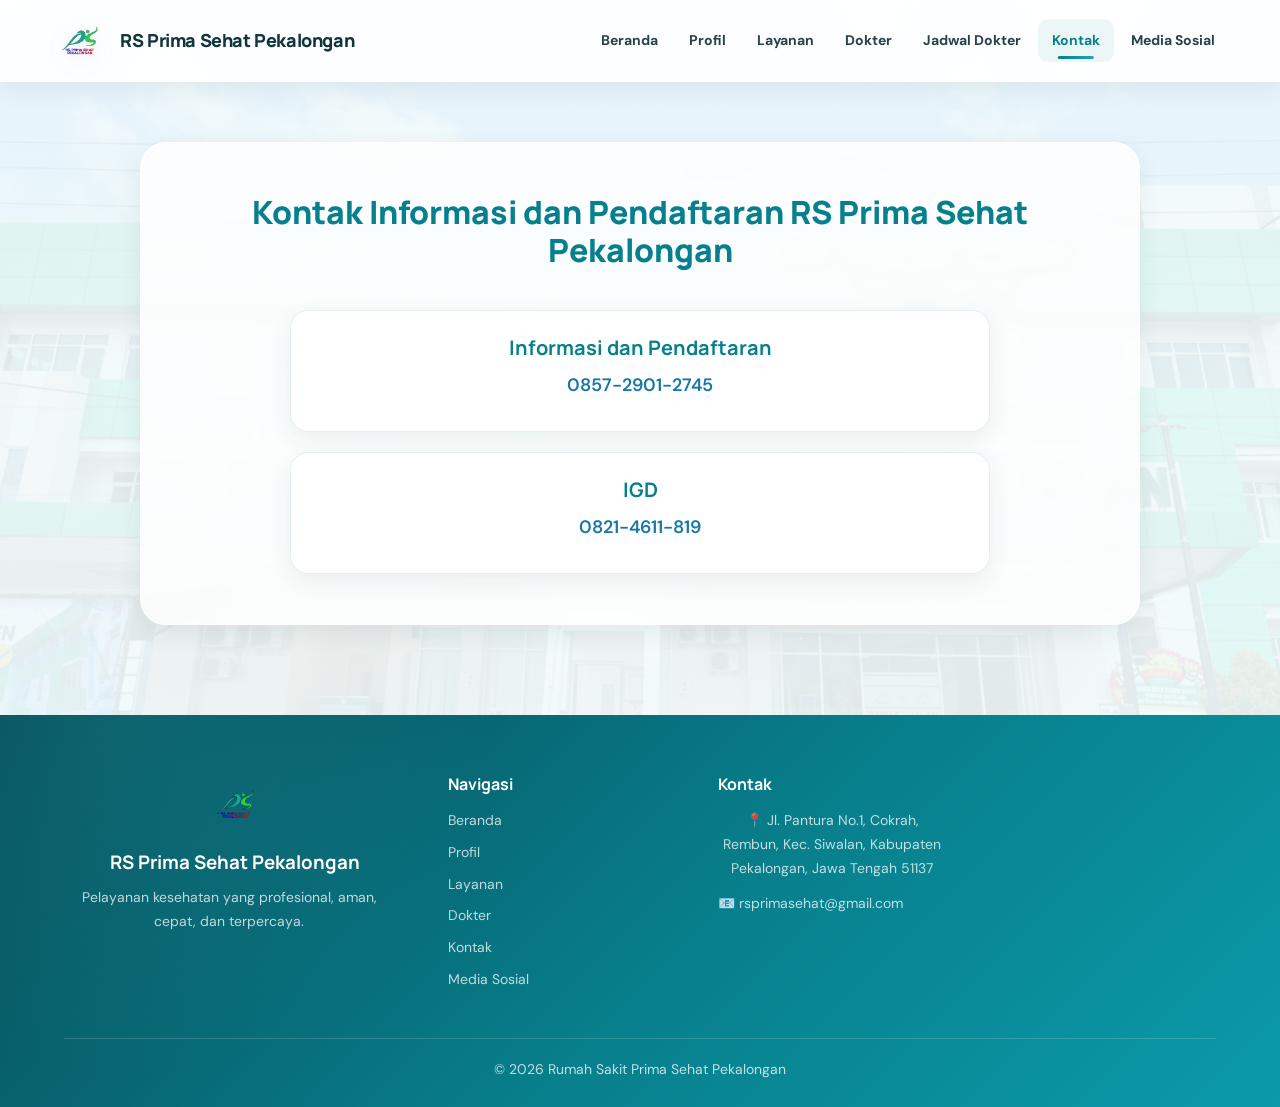
<file: rsprimasehat/kontak.html>
<!DOCTYPE html>
<html lang="id">

<head>

    <meta charset="UTF-8">

    <meta name="viewport"
          content="width=device-width, initial-scale=1.0">

    <title>Kontak Rumah Sakit</title>

    <link rel="stylesheet" href="style.css">

</head>


<body>


<header>

    <div class="logo">

        <img src="logo.png"
             alt="Logo RS Prima Sehat Pekalongan">

        <span>RS Prima Sehat Pekalongan</span>

    </div>


    <nav>

        <a href="index.html">Beranda</a>

        <a href="profil.html">Profil</a>

        <a href="layanan.html">Layanan</a>

        <a href="dokter.html">Dokter</a>
		
		<a href="jadwal.html">Jadwal Dokter</a>

        <a href="kontak.html" class="active">Kontak</a>

        <a href="mediasosial.html">Media Sosial</a>

    </nav>

</header>



<section class="container kontak-page">

    <h2>
        Kontak Informasi dan Pendaftaran
        RS Prima Sehat Pekalongan
    </h2>


    <div class="cards">


        <div class="card">

            <h3>Informasi dan Pendaftaran</h3>

            <a href="https://wa.me/6285729012745"
               target="_blank">

                0857-2901-2745

            </a>

        </div>



        <div class="card">

            <h3>IGD</h3>

            <a href="https://wa.me/628214611819"
               target="_blank">

                0821-4611-819

            </a>

        </div>


    </div>

</section>



<!-- =========================================================
     FOOTER
========================================================= -->

<footer>

    <div class="footer-content">


        <div class="footer-brand">

            <img src="logo.png"
                 alt="Logo RS Prima Sehat Pekalongan">

            <h3>
                RS Prima Sehat Pekalongan
            </h3>

            <p>
                Pelayanan kesehatan yang profesional,
                aman, cepat, dan terpercaya.
            </p>

        </div>



        <div class="footer-links">

            <h4>
                Navigasi
            </h4>

            <a href="index.html">
                Beranda
            </a>

            <a href="profil.html">
                Profil
            </a>

            <a href="layanan.html">
                Layanan
            </a>

            <a href="dokter.html">
                Dokter
            </a>

            <a href="kontak.html">
                Kontak
            </a>

            <a href="mediasosial.html">
                Media Sosial
            </a>

        </div>



        <div class="footer-contact">

            <h4>
                Kontak
            </h4>

            <p>
                📍 Jl. Pantura No.1, Cokrah, Rembun,
				Kec. Siwalan, Kabupaten Pekalongan,
				Jawa Tengah 51137
            </p>

            <p>
                📧 rsprimasehat@gmail.com
            </p>

        </div>


    </div>



    <div class="footer-bottom">

        <p>
            © 2026 Rumah Sakit Prima Sehat Pekalongan
        </p>

    </div>

</footer>


</body>

</html>
</file>
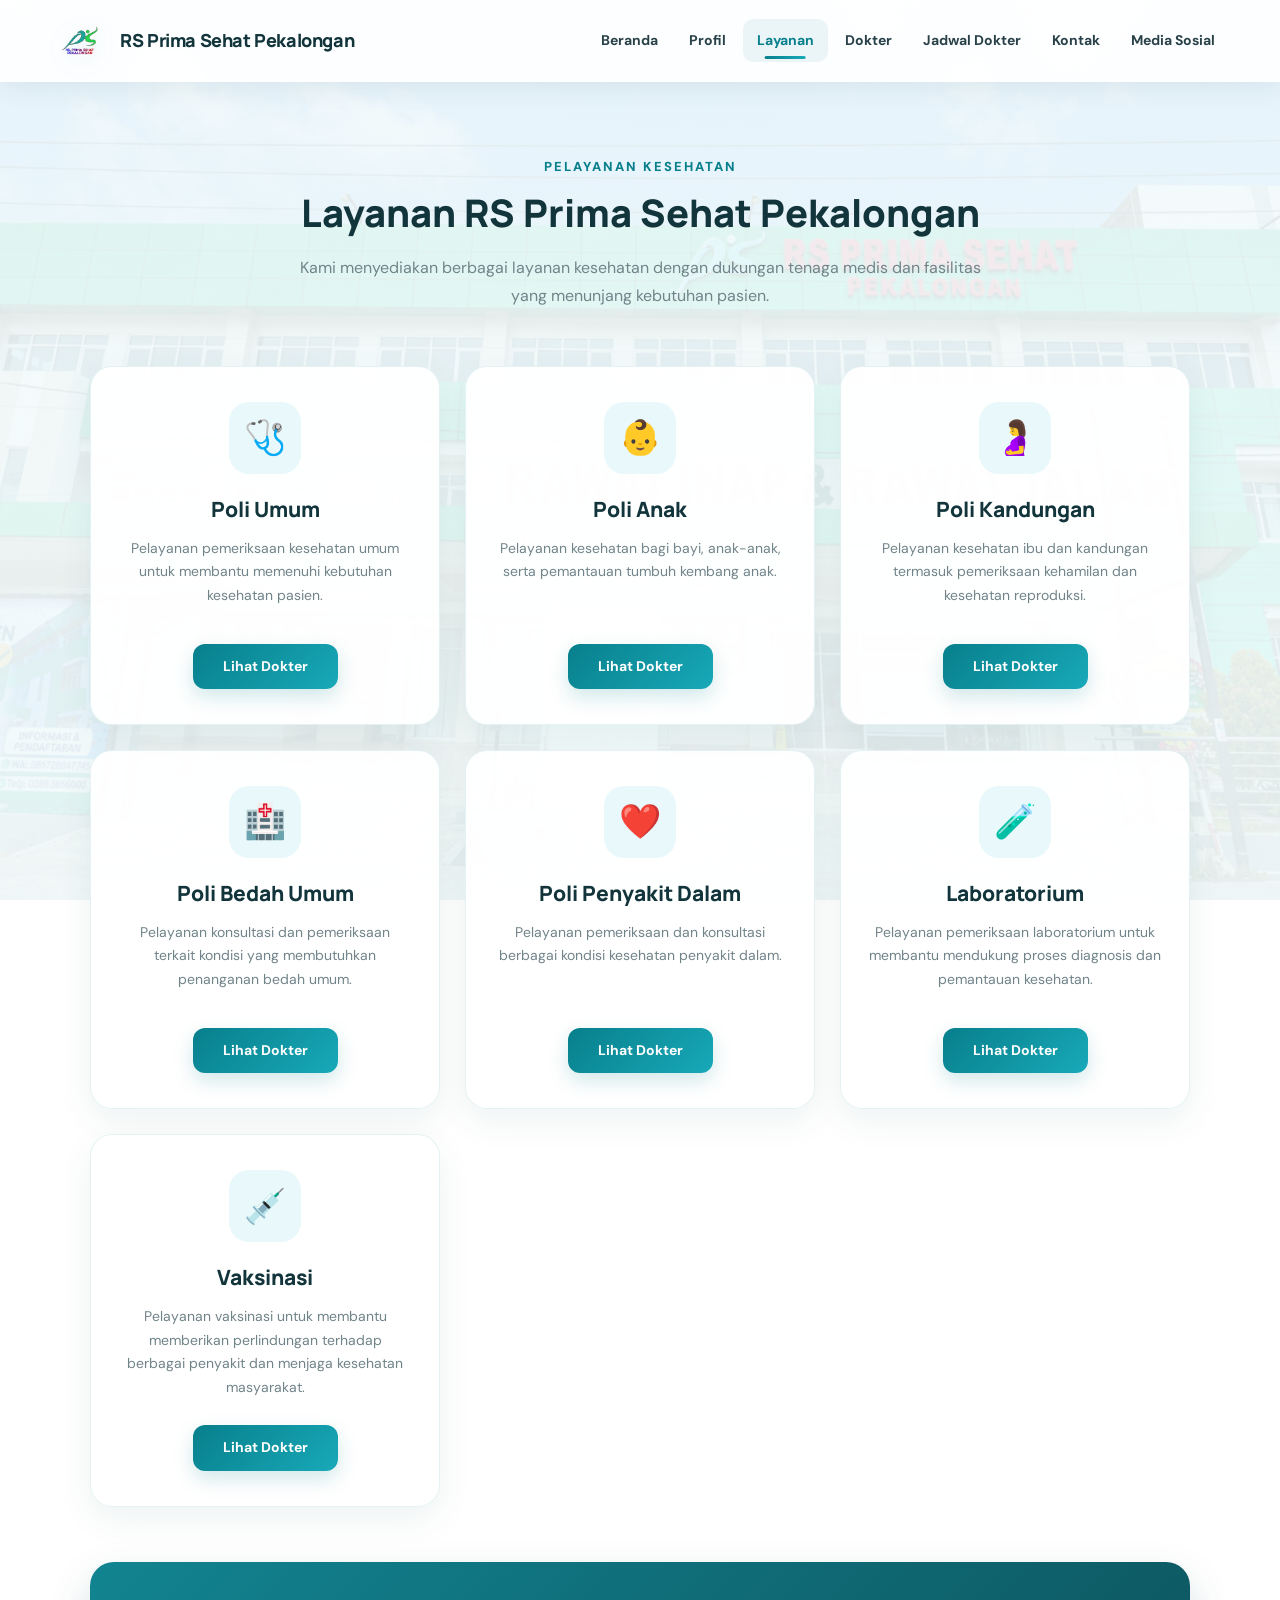
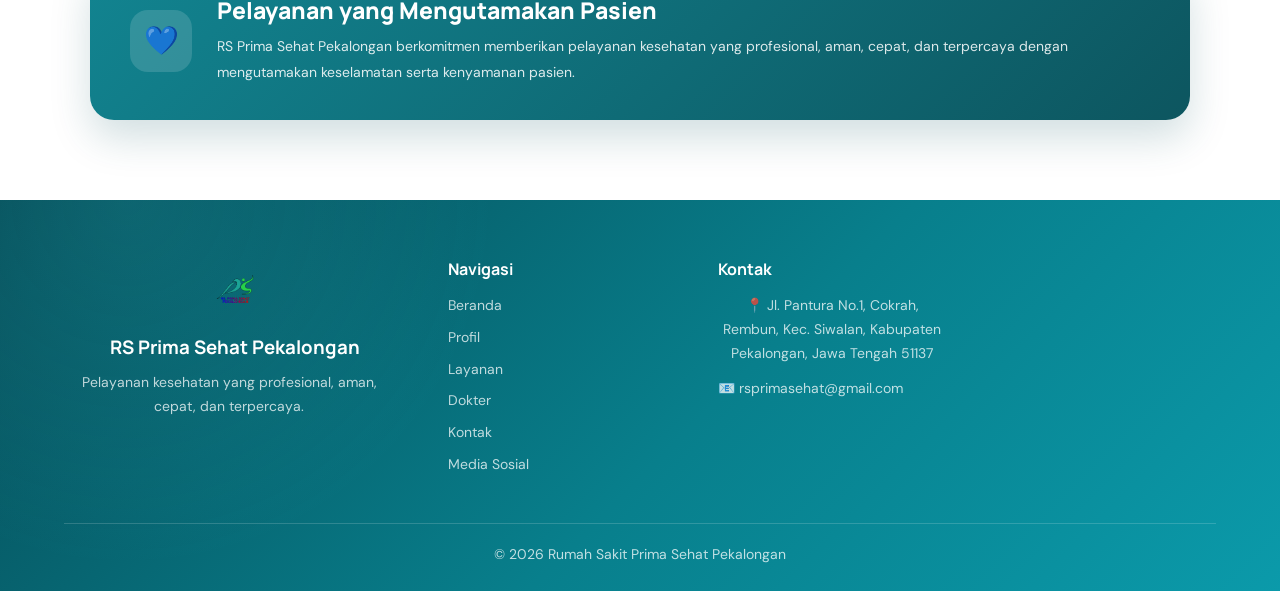
<file: rsprimasehat/layanan.html>
<!DOCTYPE html>
<html lang="id">

<head>

    <meta charset="UTF-8">
    <meta name="viewport" content="width=device-width, initial-scale=1.0">

    <title>Layanan - RS Prima Sehat Pekalongan</title>

    <link rel="stylesheet" href="style.css">

</head>


<body class="layanan-body">


<!-- =========================================================
     HEADER
========================================================= -->

<header>

    <div class="logo">

        <img src="logo.png" alt="Logo RS Prima Sehat Pekalongan">

        <span>RS Prima Sehat Pekalongan</span>

    </div>


    <nav>

        <a href="index.html">Beranda</a>

        <a href="profil.html">Profil</a>

        <a href="layanan.html" class="active">Layanan</a>

        <a href="dokter.html">Dokter</a>
		
		<a href="jadwal.html">Jadwal Dokter</a>

        <a href="kontak.html">Kontak</a>

        <a href="mediasosial.html">Media Sosial</a>

    </nav>

</header>



<!-- =========================================================
     HALAMAN LAYANAN
========================================================= -->

<main class="layanan-page">


    <!-- =====================================================
         HEADER LAYANAN
    ====================================================== -->

    <section class="layanan-header">

        <span class="section-label">
            PELAYANAN KESEHATAN
        </span>

        <h1>
            Layanan RS Prima Sehat Pekalongan
        </h1>

        <p>
            Kami menyediakan berbagai layanan kesehatan dengan dukungan
            tenaga medis dan fasilitas yang menunjang kebutuhan pasien.
        </p>

    </section>



    <!-- =====================================================
         DAFTAR LAYANAN
    ====================================================== -->

    <section class="layanan-grid">


        <!-- POLI UMUM -->

        <div class="layanan-card">

            <div class="layanan-icon">
                🩺
            </div>

            <h2>
                Poli Umum
            </h2>

            <p>
                Pelayanan pemeriksaan kesehatan umum untuk membantu
                memenuhi kebutuhan kesehatan pasien.
            </p>

            <a href="dokter-umum.html" class="layanan-button">
                Lihat Dokter
            </a>

        </div>



        <!-- POLI ANAK -->

        <div class="layanan-card">

            <div class="layanan-icon">
                👶
            </div>

            <h2>
                Poli Anak
            </h2>

            <p>
                Pelayanan kesehatan bagi bayi, anak-anak, serta
                pemantauan tumbuh kembang anak.
            </p>

            <a href="dokter-anak.html" class="layanan-button">
                Lihat Dokter
            </a>

        </div>



        <!-- POLI KANDUNGAN -->

        <div class="layanan-card">

            <div class="layanan-icon">
                🤰
            </div>

            <h2>
                Poli Kandungan
            </h2>

            <p>
                Pelayanan kesehatan ibu dan kandungan termasuk
                pemeriksaan kehamilan dan kesehatan reproduksi.
            </p>

            <a href="dokter-kandungan.html" class="layanan-button">
                Lihat Dokter
            </a>

        </div>



        <!-- POLI BEDAH -->

        <div class="layanan-card">

            <div class="layanan-icon">
                🏥
            </div>

            <h2>
                Poli Bedah Umum
            </h2>

            <p>
                Pelayanan konsultasi dan pemeriksaan terkait
                kondisi yang membutuhkan penanganan bedah umum.
            </p>

            <a href="dokter-bedah.html" class="layanan-button">
                Lihat Dokter
            </a>

        </div>



        <!-- POLI PENYAKIT DALAM -->

        <div class="layanan-card">

            <div class="layanan-icon">
                ❤️
            </div>

            <h2>
                Poli Penyakit Dalam
            </h2>

            <p>
                Pelayanan pemeriksaan dan konsultasi berbagai
                kondisi kesehatan penyakit dalam.
            </p>

            <a href="dokter-dalam.html" class="layanan-button">
                Lihat Dokter
            </a>

        </div>



        <!-- LABORATORIUM -->

        <div class="layanan-card">

            <div class="layanan-icon">
                🧪
            </div>

            <h2>
                Laboratorium
            </h2>

            <p>
                Pelayanan pemeriksaan laboratorium untuk membantu
                mendukung proses diagnosis dan pemantauan kesehatan.
            </p>

            <a href="dokter-laboratorium.html" class="layanan-button">
                Lihat Dokter
            </a>

        </div>
		
		<!-- LAYANAN VAKSIN -->

		<div class="layanan-card">

			<div class="layanan-icon">
				💉
			</div>

			<h2>
				Vaksinasi
			</h2>

			<p>
				Pelayanan vaksinasi untuk membantu memberikan perlindungan
				terhadap berbagai penyakit dan menjaga kesehatan masyarakat.
			</p>
		
			<a href="dokter-vaksin.html" class="layanan-button">
				Lihat Dokter
			</a>

		</div>


    </section>



    <!-- =====================================================
         INFORMASI PELAYANAN
    ====================================================== -->

    <section class="layanan-info">

        <div class="layanan-info-content">

            <div class="layanan-info-icon">
                💙
            </div>

            <div>

                <h2>
                    Pelayanan yang Mengutamakan Pasien
                </h2>

                <p>
                    RS Prima Sehat Pekalongan berkomitmen memberikan
                    pelayanan kesehatan yang profesional, aman,
                    cepat, dan terpercaya dengan mengutamakan
                    keselamatan serta kenyamanan pasien.
                </p>

            </div>

        </div>

    </section>


</main>



<!-- =========================================================
     FOOTER
========================================================= -->

<footer>

    <div class="footer-content">


        <div class="footer-brand">

            <img
                src="logo.png"
                alt="Logo RS Prima Sehat Pekalongan"
            >

            <h3>
                RS Prima Sehat Pekalongan
            </h3>

            <p>
                Pelayanan kesehatan yang profesional,
                aman, cepat, dan terpercaya.
            </p>

        </div>


        <div class="footer-links">

            <h4>
                Navigasi
            </h4>

            <a href="index.html">Beranda</a>

            <a href="profil.html">Profil</a>

            <a href="layanan.html">Layanan</a>

            <a href="dokter.html">Dokter</a>

            <a href="kontak.html">Kontak</a>

            <a href="mediasosial.html">Media Sosial</a>

        </div>


        <div class="footer-contact">

            <h4>
                Kontak
            </h4>

            <p>
               📍 Jl. Pantura No.1, Cokrah, Rembun,
				Kec. Siwalan, Kabupaten Pekalongan,
				Jawa Tengah 51137
            </p>

            <p>
                📧 rsprimasehat@gmail.com
            </p>

        </div>


    </div>


    <div class="footer-bottom">

        <p>
            © 2026 Rumah Sakit Prima Sehat Pekalongan
        </p>

    </div>

</footer>


</body>

</html>
</file>
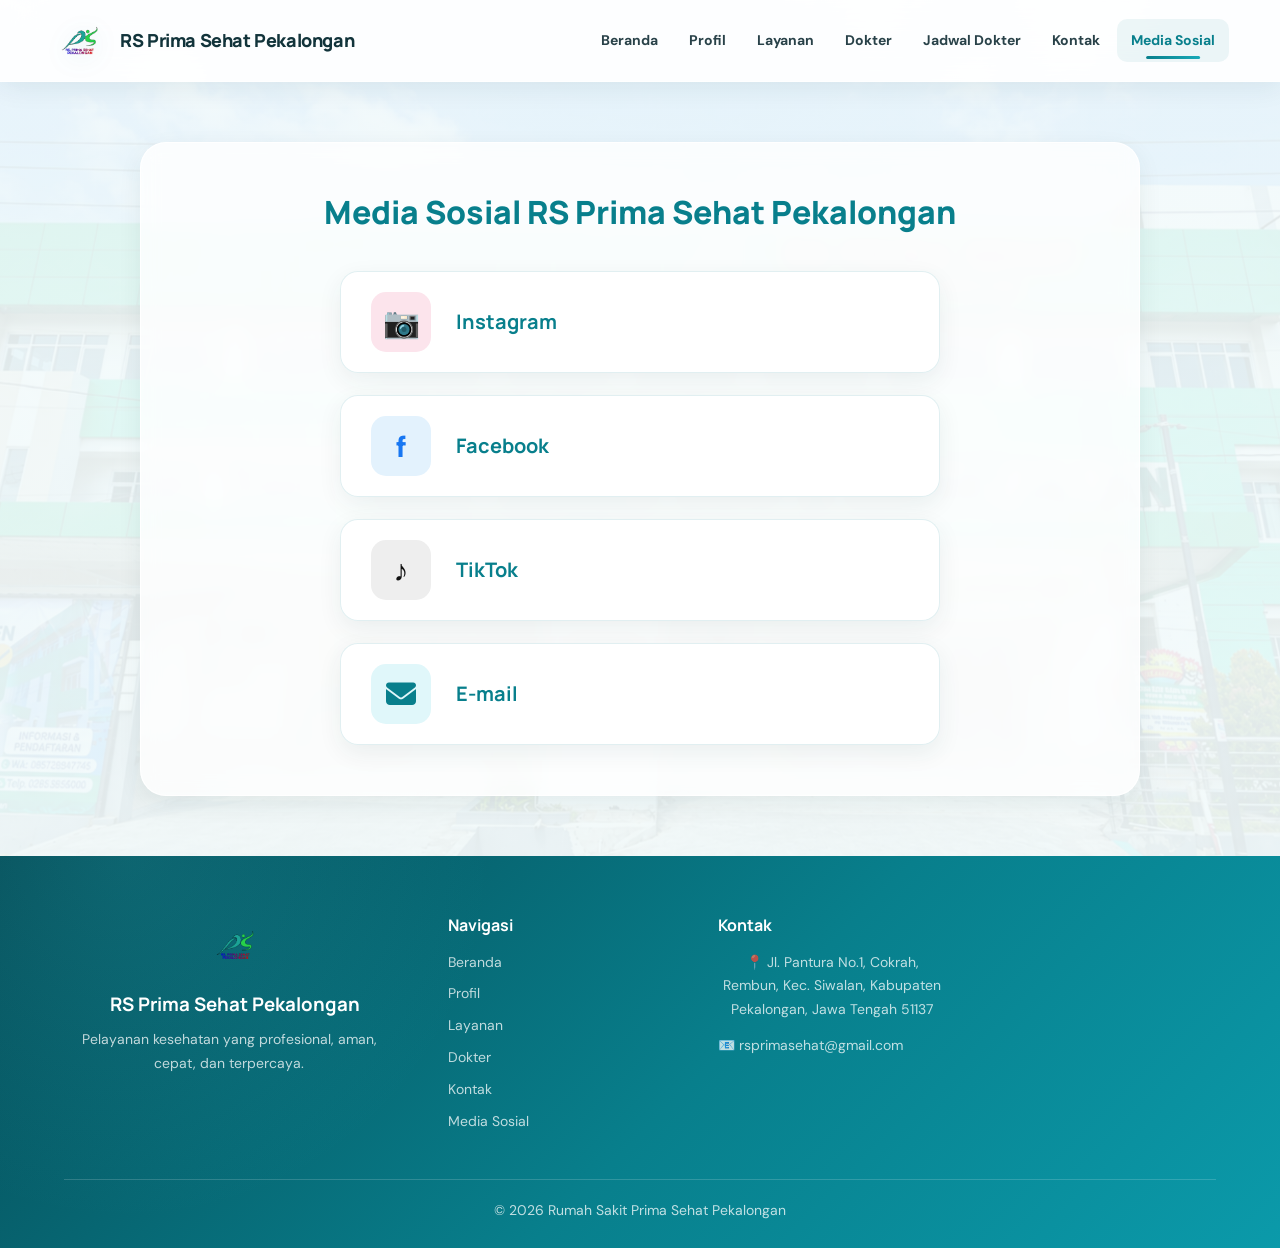
<file: rsprimasehat/mediasosial.html>
<!DOCTYPE html>
<html lang="id">

<head>

    <meta charset="UTF-8">

    <meta name="viewport"
          content="width=device-width, initial-scale=1.0">

    <title>Media Sosial Rumah Sakit</title>

    <link rel="stylesheet" href="style.css">

    <!-- Font Awesome -->
    <link rel="stylesheet"
          href="https://cdnjs.cloudflare.com/ajax/libs/font-awesome/6.5.2/css/all.min.css">

</head>


<body>


<header>

    <div class="logo">

        <img src="logo.png"
             alt="Logo RS Prima Sehat Pekalongan">

        <span>RS Prima Sehat Pekalongan</span>

    </div>


    <nav>

        <a href="index.html">Beranda</a>

        <a href="profil.html">Profil</a>

        <a href="layanan.html">Layanan</a>

        <a href="dokter.html">Dokter</a>
		
		<a href="jadwal.html">Jadwal Dokter</a>

        <a href="kontak.html">Kontak</a>

        <a href="mediasosial.html" class="active">
            Media Sosial
        </a>

    </nav>

</header>



<section class="container media-page">

    <h2>
        Media Sosial RS Prima Sehat Pekalongan
    </h2>


    <div class="cards">


        <!-- INSTAGRAM -->

        <a href="https://www.instagram.com/rs_primasehat_pekalongan/"
           target="_blank"
           class="card">

            <div class="social-icon instagram">
                📷
            </div>

            <h3>Instagram</h3>

        </a>



        <!-- FACEBOOK -->

        <a href="https://www.facebook.com/share/1DZXMQByM2/"
           target="_blank"
           class="card">

            <div class="social-icon facebook">
                f
            </div>

            <h3>Facebook</h3>

        </a>



        <!-- TIKTOK -->

        <a href="https://www.tiktok.com/@rs_primasehat_pekalongan"
           target="_blank"
           class="card">

            <div class="social-icon tiktok">
                ♪
            </div>

            <h3>TikTok</h3>

        </a>



        <!-- EMAIL -->

        <a href="mailto:rsprimasehat@gmail.com"
           class="card">

            <div class="social-icon email">

                <i class="fas fa-envelope"></i>

            </div>

            <h3>E-mail</h3>

        </a>


    </div>

</section>



<!-- =========================================================
     FOOTER
========================================================= -->

<footer>

    <div class="footer-content">


        <div class="footer-brand">

            <img src="logo.png"
                 alt="Logo RS Prima Sehat Pekalongan">

            <h3>
                RS Prima Sehat Pekalongan
            </h3>

            <p>
                Pelayanan kesehatan yang profesional,
                aman, cepat, dan terpercaya.
            </p>

        </div>



        <div class="footer-links">

            <h4>
                Navigasi
            </h4>

            <a href="index.html">
                Beranda
            </a>

            <a href="profil.html">
                Profil
            </a>

            <a href="layanan.html">
                Layanan
            </a>

            <a href="dokter.html">
                Dokter
            </a>

            <a href="kontak.html">
                Kontak
            </a>

            <a href="mediasosial.html">
                Media Sosial
            </a>

        </div>



        <div class="footer-contact">

            <h4>
                Kontak
            </h4>

            <p>
                📍 Jl. Pantura No.1, Cokrah, Rembun,
				Kec. Siwalan, Kabupaten Pekalongan,
				Jawa Tengah 51137
            </p>

            <p>
                📧 rsprimasehat@gmail.com
            </p>

        </div>


    </div>



    <div class="footer-bottom">

        <p>
            © 2026 Rumah Sakit Prima Sehat Pekalongan
        </p>

    </div>

</footer>


</body>

</html>
</file>
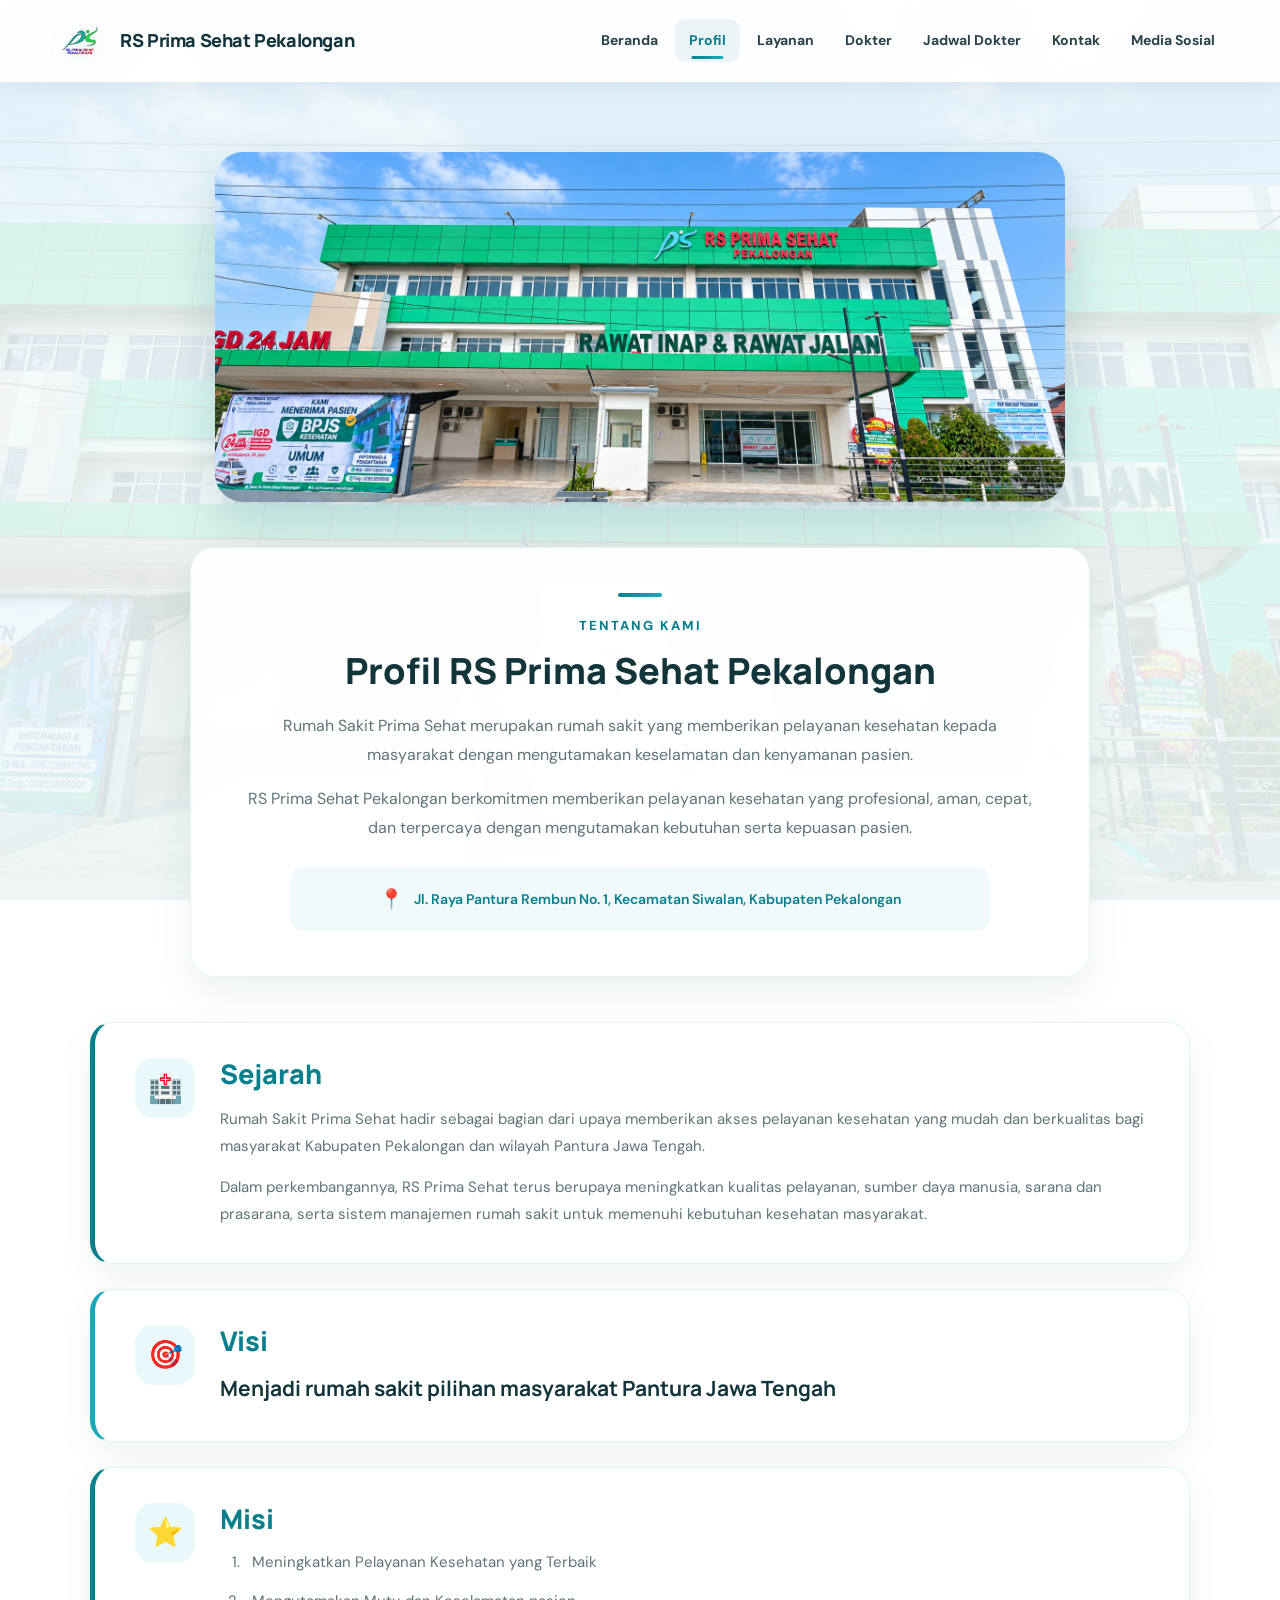
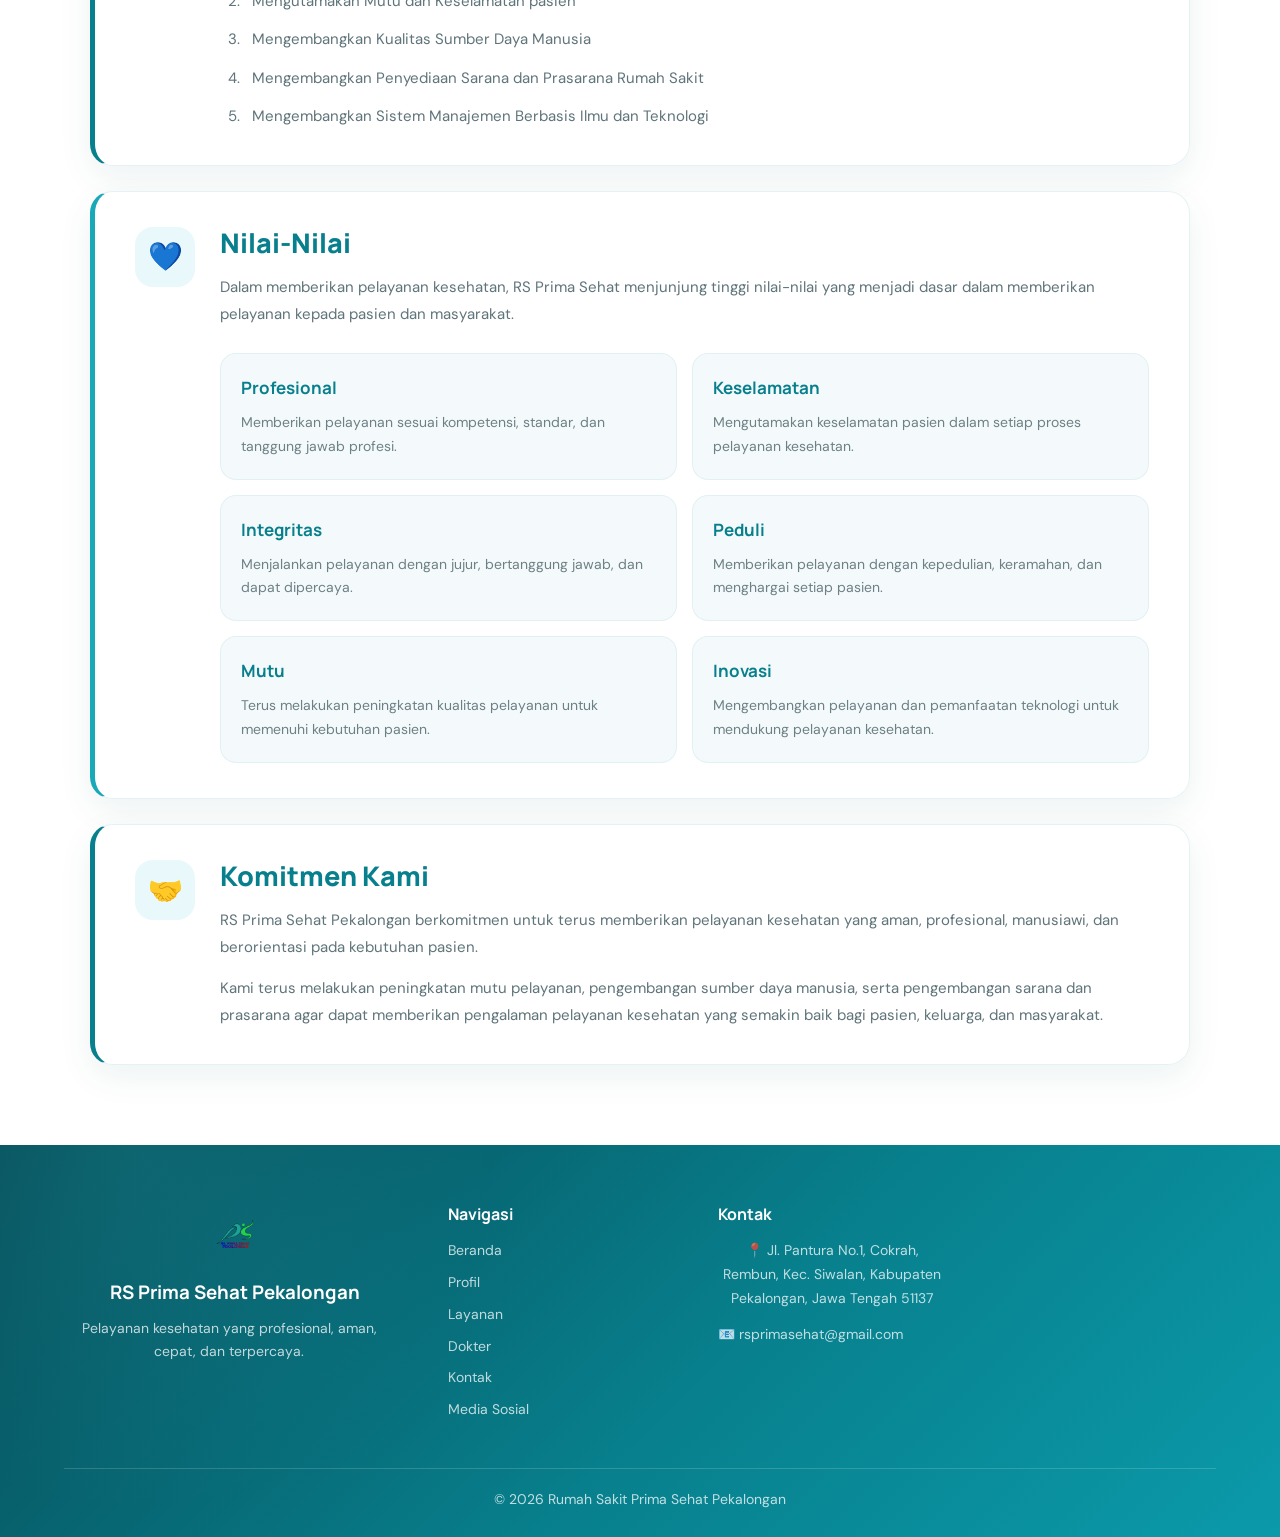
<file: rsprimasehat/profil.html>
<!DOCTYPE html>
<html lang="id">

<head>

    <meta charset="UTF-8">
    <meta name="viewport" content="width=device-width, initial-scale=1.0">

    <title>Profil Rumah Sakit - RS Prima Sehat Pekalongan</title>

    <link rel="stylesheet" href="style.css">

</head>


<body class="profil-body">


<!-- =========================================================
     HEADER
========================================================= -->

<header>

    <div class="logo">

        <img src="logo.png" alt="Logo RS Prima Sehat Pekalongan">

        <span>RS Prima Sehat Pekalongan</span>

    </div>


    <nav>

        <a href="index.html">Beranda</a>

        <a href="profil.html" class="active">Profil</a>

        <a href="layanan.html">Layanan</a>

        <a href="dokter.html">Dokter</a>
		
		<a href="jadwal.html">Jadwal Dokter</a>

        <a href="kontak.html">Kontak</a>

        <a href="mediasosial.html">Media Sosial</a>

    </nav>

</header>



<!-- =========================================================
     HALAMAN PROFIL
========================================================= -->

<main class="profil-page">


    <section class="profil-container">


        <!-- =================================================
             FOTO PROFIL
        ================================================== -->

        <div class="foto-profil">

            <img
                src="bg.png"
                alt="RS Prima Sehat Pekalongan"
            >

        </div>



        <!-- =================================================
             PROFIL
        ================================================== -->

        <div class="profil-header">

            <span class="profil-label">TENTANG KAMI</span>

            <h1>Profil RS Prima Sehat Pekalongan</h1>

            <p>
                Rumah Sakit Prima Sehat merupakan rumah sakit yang memberikan
                pelayanan kesehatan kepada masyarakat dengan mengutamakan
                keselamatan dan kenyamanan pasien.
            </p>

            <p>
                RS Prima Sehat Pekalongan berkomitmen memberikan pelayanan
                kesehatan yang profesional, aman, cepat, dan terpercaya
                dengan mengutamakan kebutuhan serta kepuasan pasien.
            </p>

            <div class="profil-alamat">

                <span>📍</span>

                <p>
                    Jl. Raya Pantura Rembun No. 1,
                    Kecamatan Siwalan,
                    Kabupaten Pekalongan
                </p>

            </div>

        </div>



        <!-- =================================================
             SEJARAH
        ================================================== -->

        <div class="profil-box sejarah-box">

            <div class="profil-box-icon">
                🏥
            </div>

            <div>

                <h2>Sejarah</h2>

                <p>
                    Rumah Sakit Prima Sehat hadir sebagai bagian dari upaya
                    memberikan akses pelayanan kesehatan yang mudah dan
                    berkualitas bagi masyarakat Kabupaten Pekalongan dan
                    wilayah Pantura Jawa Tengah.
                </p>

                <p>
                    Dalam perkembangannya, RS Prima Sehat terus berupaya
                    meningkatkan kualitas pelayanan, sumber daya manusia,
                    sarana dan prasarana, serta sistem manajemen rumah sakit
                    untuk memenuhi kebutuhan kesehatan masyarakat.
                </p>

            </div>

        </div>



        <!-- =================================================
             VISI
        ================================================== -->

        <div class="profil-box visi-box">

            <div class="profil-box-icon">
                🎯
            </div>

            <div>

                <h2>Visi</h2>

                <p class="visi-text">
                    Menjadi rumah sakit pilihan masyarakat Pantura Jawa Tengah
                </p>

            </div>

        </div>



        <!-- =================================================
             MISI
        ================================================== -->

        <div class="profil-box misi-box">

            <div class="profil-box-icon">
                ⭐
            </div>

            <div>

                <h2>Misi</h2>

                <ol>

                    <li>
                        Meningkatkan Pelayanan Kesehatan yang Terbaik
                    </li>

                    <li>
                        Mengutamakan Mutu dan Keselamatan pasien
                    </li>

                    <li>
                        Mengembangkan Kualitas Sumber Daya Manusia
                    </li>

                    <li>
                        Mengembangkan Penyediaan Sarana dan Prasarana Rumah Sakit
                    </li>

                    <li>
                        Mengembangkan Sistem Manajemen Berbasis Ilmu dan Teknologi
                    </li>

                </ol>

            </div>

        </div>



        <!-- =================================================
             NILAI
        ================================================== -->

        <div class="profil-box nilai-box">

            <div class="profil-box-icon">
                💙
            </div>

            <div>

                <h2>Nilai-Nilai</h2>

                <p>
                    Dalam memberikan pelayanan kesehatan, RS Prima Sehat
                    menjunjung tinggi nilai-nilai yang menjadi dasar dalam
                    memberikan pelayanan kepada pasien dan masyarakat.
                </p>


                <div class="nilai-grid">

                    <div class="nilai-item">

                        <strong>Profesional</strong>

                        <span>
                            Memberikan pelayanan sesuai kompetensi,
                            standar, dan tanggung jawab profesi.
                        </span>

                    </div>


                    <div class="nilai-item">

                        <strong>Keselamatan</strong>

                        <span>
                            Mengutamakan keselamatan pasien dalam setiap
                            proses pelayanan kesehatan.
                        </span>

                    </div>


                    <div class="nilai-item">

                        <strong>Integritas</strong>

                        <span>
                            Menjalankan pelayanan dengan jujur,
                            bertanggung jawab, dan dapat dipercaya.
                        </span>

                    </div>


                    <div class="nilai-item">

                        <strong>Peduli</strong>

                        <span>
                            Memberikan pelayanan dengan kepedulian,
                            keramahan, dan menghargai setiap pasien.
                        </span>

                    </div>


                    <div class="nilai-item">

                        <strong>Mutu</strong>

                        <span>
                            Terus melakukan peningkatan kualitas pelayanan
                            untuk memenuhi kebutuhan pasien.
                        </span>

                    </div>


                    <div class="nilai-item">

                        <strong>Inovasi</strong>

                        <span>
                            Mengembangkan pelayanan dan pemanfaatan teknologi
                            untuk mendukung pelayanan kesehatan.
                        </span>

                    </div>

                </div>

            </div>

        </div>



        <!-- =================================================
             KOMITMEN
        ================================================== -->

        <div class="profil-box komitmen-box">

            <div class="profil-box-icon">
                🤝
            </div>

            <div>

                <h2>Komitmen Kami</h2>

                <p>
                    RS Prima Sehat Pekalongan berkomitmen untuk terus
                    memberikan pelayanan kesehatan yang aman, profesional,
                    manusiawi, dan berorientasi pada kebutuhan pasien.
                </p>

                <p>
                    Kami terus melakukan peningkatan mutu pelayanan,
                    pengembangan sumber daya manusia, serta pengembangan
                    sarana dan prasarana agar dapat memberikan pengalaman
                    pelayanan kesehatan yang semakin baik bagi pasien,
                    keluarga, dan masyarakat.
                </p>

            </div>

        </div>


    </section>

</main>



<!-- =========================================================
     FOOTER
========================================================= -->

<footer>

    <div class="footer-content">

        <div class="footer-brand">

            <img
                src="logo.png"
                alt="Logo RS Prima Sehat Pekalongan"
            >

            <h3>RS Prima Sehat Pekalongan</h3>

            <p>
                Pelayanan kesehatan yang profesional,
                aman, cepat, dan terpercaya.
            </p>

        </div>


        <div class="footer-links">

            <h4>Navigasi</h4>

            <a href="index.html">Beranda</a>

            <a href="profil.html">Profil</a>

            <a href="layanan.html">Layanan</a>

            <a href="dokter.html">Dokter</a>

            <a href="kontak.html">Kontak</a>

            <a href="mediasosial.html">Media Sosial</a>

        </div>


        <div class="footer-contact">

            <h4>Kontak</h4>

            <p>
                📍 Jl. Pantura No.1, Cokrah, Rembun,
				Kec. Siwalan, Kabupaten Pekalongan,
				Jawa Tengah 51137
            </p>

            <p>
                📧 rsprimasehat@gmail.com
            </p>

        </div>

    </div>


    <div class="footer-bottom">

        <p>
            © 2026 Rumah Sakit Prima Sehat Pekalongan
        </p>

    </div>

</footer>


</body>

</html>
</file>
<file: rsprimasehat/style.css>
/* ============================================================
   RS PRIMA SEHAT PEKALONGAN
   MODERN HOSPITAL WEBSITE
   Clean • Elegant • Modern • Medical • Trustworthy
   ============================================================ */

@import url('https://fonts.googleapis.com/css2?family=DM+Sans:wght@400;500;600;700&family=Manrope:wght@600;700;800&display=swap');

:root{
    --primary:#087f8c;
    --primary-dark:#05616c;
    --primary-deep:#034f59;
    --cyan:#18a9b8;
    --navy:#12343b;
    --text:#304b52;
    --muted:#71848a;
    --white:#ffffff;
    --bg:#f3fafb;
    --surface:rgba(255,255,255,.94);
    --surface-soft:rgba(255,255,255,.84);
    --line:rgba(8,127,140,.12);
    --shadow-sm:0 8px 25px rgba(18,52,59,.07);
    --shadow-md:0 16px 40px rgba(18,52,59,.11);
    --shadow-lg:0 25px 65px rgba(18,52,59,.15);
    --radius:20px;
    --radius-sm:13px;
    --max:1220px;
}

*{margin:0;padding:0;box-sizing:border-box}

html{
    scroll-behavior:smooth;
    scroll-padding-top:95px;
}

body{
    min-height:100vh;
    font-family:"DM Sans","Segoe UI",Arial,sans-serif;
    color:var(--text);
    line-height:1.7;
    background:
        linear-gradient(rgba(240,249,250,.72),rgba(240,249,250,.78)),
        url("bkg.jpg");
    background-size:cover;
    background-position:center;
    background-repeat:no-repeat;
    background-attachment:fixed;
    overflow-x:hidden;
}

body,
.profil-body,
.dokter-body,
.dokter-umum-body,
.dokter-anak-body,
.dokter-kandungan-body,
.dokter-bedah-body,
.dokter-dalam-body,
.dokter-laboratorium-body{
    background-image:
        linear-gradient(rgba(240,249,250,.72),rgba(240,249,250,.78)),
        url("bkg.jpg");
    background-size:cover;
    background-position:center;
    background-repeat:no-repeat;
    background-attachment:fixed;
}

h1,h2,h3,h4,h5{
    font-family:"Manrope","Segoe UI",Arial,sans-serif;
    color:var(--navy);
    line-height:1.2;
}
h1,h2{font-weight:800}
p{font-size:15px}
img{max-width:100%}

.container,
.dokter-container,
.layanan-container,
.kontak-container,
.media-container,
.mediasosial-container{
    width:min(92%,var(--max));
    margin-left:auto;
    margin-right:auto;
}

header{
    position:sticky;
    top:0;
    z-index:9999;
    width:100%;
    min-height:82px;
    padding:10px max(4%,calc((100% - var(--max))/2));
    display:flex;
    align-items:center;
    justify-content:space-between;
    gap:30px;
    background:rgba(255,255,255,.91);
    border-bottom:1px solid rgba(255,255,255,.95);
    box-shadow:0 5px 25px rgba(18,52,59,.08);
    backdrop-filter:blur(18px);
    -webkit-backdrop-filter:blur(18px);
}

.logo{
    display:flex;
    align-items:center;
    gap:12px;
    flex-shrink:0;
}

.logo img{
    width:57px;
    height:57px;
    object-fit:contain;
    filter:drop-shadow(0 5px 12px rgba(8,127,140,.14));
    transition:transform .3s ease;
}

.logo:hover img{transform:scale(1.04)}

.logo span{
    font-family:"Manrope",sans-serif;
    color:var(--navy);
    font-size:18px;
    font-weight:800;
    letter-spacing:-.4px;
    white-space:nowrap;
}

nav{
    display:flex;
    align-items:center;
    justify-content:flex-end;
    gap:3px;
    flex-wrap:wrap;
}

nav a{
    position:relative;
    display:inline-flex;
    align-items:center;
    justify-content:center;
    padding:10px 14px;
    border-radius:10px;
    color:#294249;
    text-decoration:none;
    font-size:14px;
    font-weight:700;
    transition:color .25s ease,background .25s ease;
}

nav a:hover{
    color:var(--primary);
    background:rgba(8,127,140,.065);
}

nav a.active{
    color:var(--primary);
    background:rgba(8,127,140,.07);
}

nav a::after{
    content:"";
    position:absolute;
    left:50%;
    bottom:3px;
    width:0;
    height:3px;
    border-radius:99px;
    background:linear-gradient(90deg,var(--primary),var(--cyan));
    transform:translateX(-50%);
    transition:width .25s ease;
}

nav a:hover::after,
nav a.active::after{width:48%}

.hero{
    position:relative;
    min-height:680px;
    display:flex;
    align-items:center;
    padding:90px max(5%,calc((100% - var(--max))/2));
    overflow:hidden;
    background:
        linear-gradient(
            90deg,
            rgba(255,255,255,.94) 0%,
            rgba(255,255,255,.82) 45%,
            rgba(255,255,255,.45) 100%
        ),
        url("bkg.jpg");
    background-size:cover;
    background-position:center;
    background-repeat:no-repeat;
}

.hero::before{
    content:"";
    position:absolute;
    width:560px;
    height:560px;
    right:-250px;
    top:-220px;
    border-radius:50%;
    background:radial-gradient(circle,rgba(23,169,184,.16),transparent 68%);
    pointer-events:none;
}

.hero::after{
    content:"";
    position:absolute;
    width:420px;
    height:420px;
    left:-260px;
    bottom:-250px;
    border-radius:50%;
    background:radial-gradient(circle,rgba(8,127,140,.10),transparent 70%);
    pointer-events:none;
}

.hero > div{
    position:relative;
    z-index:2;
    width:min(100%,820px);
    animation:heroIn .8s ease both;
}

.hero h1{
    max-width:850px;
    margin-bottom:22px;
    color:var(--primary);
    font-size:clamp(42px,5.4vw,70px);
    line-height:1.05;
    letter-spacing:-2.6px;
}

.hero h1 span{color:var(--navy)}

.hero p{
    max-width:700px;
    margin-bottom:32px;
    color:#476169;
    font-size:clamp(16px,1.4vw,19px);
    line-height:1.8;
}

.button,
.back-button,
.btn{
    position:relative;
    display:inline-flex;
    align-items:center;
    justify-content:center;
    gap:8px;
    min-height:49px;
    padding:13px 25px;
    border:none;
    border-radius:12px;
    background:linear-gradient(135deg,var(--primary-dark),var(--cyan));
    color:#fff;
    text-decoration:none;
    font:700 14px "DM Sans",sans-serif;
    box-shadow:0 10px 26px rgba(8,127,140,.22);
    overflow:hidden;
    transition:transform .3s ease,box-shadow .3s ease;
}

.button::before,
.back-button::before,
.btn::before{
    content:"";
    position:absolute;
    inset:0;
    background:linear-gradient(110deg,transparent 20%,rgba(255,255,255,.25) 50%,transparent 80%);
    transform:translateX(-120%);
    transition:transform .55s ease;
}

.button:hover::before,
.back-button:hover::before,
.btn:hover::before{transform:translateX(120%)}

.button:hover,
.back-button:hover,
.btn:hover{
    transform:translateY(-3px);
    box-shadow:0 16px 34px rgba(8,127,140,.28);
}

.section-header,
.dokter-header,
.profil-header,
.dokter-anak-header,
.dokter-kandungan-header,
.dokter-bedah-header,
.dokter-dalam-header,
.dokter-laboratorium-header,
.dokter-umum-header{
    text-align:center;
    margin-bottom:42px;
}

.section-header::before,
.dokter-header::before,
.profil-header::before{
    content:"";
    display:block;
    width:44px;
    height:4px;
    margin:0 auto 14px;
    border-radius:99px;
    background:linear-gradient(90deg,var(--primary),var(--cyan));
}

.section-header h2,
.dokter-header h2,
.profil-header h2,
.dokter-anak-header h2,
.dokter-kandungan-header h2,
.dokter-bedah-header h2,
.dokter-dalam-header h2,
.dokter-laboratorium-header h2,
.dokter-umum-header h2{
    color:var(--primary);
    font-size:clamp(29px,3.5vw,42px);
    letter-spacing:-1px;
}

.section-header p,
.dokter-header p,
.profil-header p,
.dokter-anak-header p,
.dokter-kandungan-header p,
.dokter-bedah-header p,
.dokter-dalam-header p,
.dokter-laboratorium-header p,
.dokter-umum-header p{
    max-width:730px;
    margin:10px auto 0;
    color:var(--muted);
}

.container{
    width:min(92%,var(--max));
    margin:70px auto 90px;
    padding:50px;
    text-align:center;
    background:rgba(255,255,255,.80);
    border:1px solid rgba(255,255,255,.92);
    border-radius:26px;
    box-shadow:var(--shadow-sm);
    backdrop-filter:blur(9px);
}

.cards{
    display:grid;
    grid-template-columns:repeat(3,minmax(0,1fr));
    gap:25px;
}

.card{
    position:relative;
    padding:30px 27px;
    background:var(--surface);
    border:1px solid var(--line);
    border-radius:var(--radius);
    box-shadow:var(--shadow-sm);
    overflow:hidden;
    transition:transform .3s ease,box-shadow .3s ease;
}

.card::before{
    content:"";
    position:absolute;
    left:0;
    top:0;
    width:100%;
    height:4px;
    background:linear-gradient(90deg,var(--primary),var(--cyan));
    transform:scaleX(0);
    transform-origin:left;
    transition:transform .3s ease;
}

.card:hover{
    transform:translateY(-6px);
    box-shadow:var(--shadow-md);
}

.card:hover::before{transform:scaleX(1)}

.card h3{
    margin-bottom:10px;
    color:var(--primary);
    font-size:20px;
}

.card p{
    color:var(--muted);
    font-size:15px;
}

.layanan-container{
    margin-top:70px;
    margin-bottom:90px;
}

.layanan-grid,
.service-grid{
    display:grid;
    grid-template-columns:repeat(3,minmax(0,1fr));
    gap:25px;
}

.layanan-card,
.service-card{
    position:relative;
    padding:30px;
    background:var(--surface);
    border:1px solid var(--line);
    border-radius:var(--radius);
    box-shadow:var(--shadow-sm);
    transition:transform .3s ease,box-shadow .3s ease;
}

.layanan-card:hover,
.service-card:hover{
    transform:translateY(-7px);
    box-shadow:var(--shadow-md);
}

.layanan-card h3,
.service-card h3{
    color:var(--primary);
    margin:14px 0 8px;
}

.layanan-card p,
.service-card p{color:var(--muted)}

.profil-page{
    width:100%;
    min-height:calc(100vh - 82px);
    padding:72px 5% 95px;
    background:
        linear-gradient(rgba(240,249,250,.60),rgba(240,249,250,.67)),
        url("bkg.jpg");
    background-size:cover;
    background-position:center;
    background-repeat:no-repeat;
    background-attachment:fixed;
}

.profil-header,
.profil-box{
    width:min(100%,1050px);
    margin:0 auto 24px;
    padding:32px;
    background:rgba(255,255,255,.91);
    border:1px solid rgba(255,255,255,.95);
    border-radius:var(--radius);
    box-shadow:var(--shadow-sm);
    backdrop-filter:blur(10px);
}

.profil-header{
    text-align:center;
    border-top:4px solid var(--primary);
}

.profil-box{border-left:4px solid var(--primary)}

.profil-header h2,
.profil-box h2,
.profil-box h3{color:var(--primary)}

.profil-box h2{
    margin-bottom:11px;
    font-size:29px;
}

.profil-box h3{
    margin-bottom:8px;
    font-size:20px;
}

.profil-box p{color:#52686e}
.profil-page .misi p{margin-bottom:3px}

.dokter-container{
    margin-top:70px;
    margin-bottom:90px;
}

.dokter-spesialis{margin-bottom:68px}

.dokter-spesialis > h2,
.dokter-umum > h2{
    margin-bottom:30px;
    text-align:center;
    color:var(--primary);
    font-size:29px;
}

.dokter-spesialis > h2::after,
.dokter-umum > h2::after{
    content:"";
    display:block;
    width:55px;
    height:3px;
    margin:11px auto 0;
    border-radius:99px;
    background:var(--cyan);
}

.dokter-grid{
    display:grid;
    grid-template-columns:repeat(3,minmax(0,1fr));
    gap:26px;
}

.dokter-card{
    overflow:hidden;
    background:rgba(255,255,255,.96);
    border:1px solid var(--line);
    border-radius:22px;
    box-shadow:var(--shadow-sm);
    transition:transform .35s ease,box-shadow .35s ease;
}

.dokter-card:hover{
    transform:translateY(-8px);
    box-shadow:var(--shadow-lg);
}

.foto-dokter{
    position:relative;
    width:100%;
    height:320px;
    overflow:hidden;
    background:#e7f5f7;
}

.foto-dokter img{
    display:block;
    width:100%;
    height:100%;
    object-fit:cover;
    transition:transform .5s ease;
}

.foto-dokter::after{
    content:"";
    position:absolute;
    inset:0;
    background:linear-gradient(180deg,transparent 60%,rgba(8,127,140,.12));
    pointer-events:none;
}

.dokter-card:hover .foto-dokter img{transform:scale(1.035)}

.info-dokter{
    padding:22px 23px 24px;
    text-align:center;
}

.info-dokter h3{
    margin-bottom:5px;
    color:var(--navy);
    font-size:19px;
}

.info-dokter p{
    color:var(--primary);
    font-size:14px;
    font-weight:700;
}

.nama-dokter{
    width:100%;
    margin-top:12px;
    text-align:left!important;
}

.nama-dokter h3{
    display:block!important;
    margin:0!important;
    padding:9px 0;
    color:#52686e;
    font-size:15px;
    font-weight:500;
    line-height:1.5;
    border-bottom:1px solid #e6eef0;
}

.dokter-umum-container,
.dokter-anak-container,
.dokter-kandungan-container,
.dokter-bedah-container,
.dokter-dalam-container,
.dokter-laboratorium-container{
    width:min(92%,var(--max));
    margin:70px auto 90px;
}

.dokter-umum-grid{
    display:grid;
    grid-template-columns:repeat(4,minmax(0,1fr));
    gap:24px;
}

.dokter-umum-card{
    overflow:hidden;
    padding-bottom:20px;
    text-align:center;
    background:rgba(255,255,255,.96);
    border:1px solid var(--line);
    border-radius:20px;
    box-shadow:var(--shadow-sm);
    transition:transform .3s ease,box-shadow .3s ease;
}

.dokter-umum-card:hover{
    transform:translateY(-7px);
    box-shadow:var(--shadow-md);
}

.dokter-umum-card img{
    display:block;
    width:100%;
    height:260px;
    object-fit:cover;
}

.dokter-umum-card h3{
    margin:16px 15px 3px;
    color:var(--navy);
    font-size:16px;
}

.dokter-umum-card p{
    margin:0 15px;
    color:var(--primary);
    font-size:14px;
    font-weight:700;
}

/* ============================================================
   KARTU DOKTER POLI
   Diperlebar agar foto + informasi berada dalam satu kolom
   ============================================================ */

.dokter-anak-grid,
.dokter-kandungan-grid,
.dokter-bedah-grid,
.dokter-dalam-grid,
.dokter-laboratorium-grid{
    display:grid;
    grid-template-columns: minmax(520px, 580px);
    justify-content:center;
    align-items:start;
    gap:28px;
}

.dokter-anak-card,
.dokter-kandungan-card,
.dokter-bedah-card,
.dokter-dalam-card,
.dokter-laboratorium-card{
    width:100%;
    max-width:580px;
    margin:0 auto;
    overflow:hidden;

    background:rgba(255,255,255,.96);
    border:1px solid var(--line);
    border-radius:21px;
    box-shadow:var(--shadow-sm);

    transition:transform .3s ease,box-shadow .3s ease;
}

.dokter-anak-card:hover,
.dokter-kandungan-card:hover,
.dokter-bedah-card:hover,
.dokter-dalam-card:hover,
.dokter-laboratorium-card:hover{
    transform:translateY(-7px);
    box-shadow:var(--shadow-md);
}

.dokter-anak-card img,
.dokter-kandungan-card img,
.dokter-bedah-card img,
.dokter-dalam-card img,
.dokter-laboratorium-card img{
    display:block;
    width:100%;
    height:340px;
    object-fit:cover;
}

/* ============================================================
   NAMA & SPESIALIS DOKTER POLI
   Posisi tepat di tengah kartu
   ============================================================ */

.dokter-anak-card h3,
.dokter-kandungan-card h3,
.dokter-bedah-card h3,
.dokter-dalam-card h3,
.dokter-laboratorium-card h3{
    display:block;
    width:100%;
    margin:18px 0 5px;
    padding:0 20px;

    text-align:center;

    color:var(--navy);
    font-size:20px;
    font-weight:800;
    line-height:1.3;
}

.dokter-anak-card > p,
.dokter-kandungan-card > p,
.dokter-bedah-card > p,
.dokter-dalam-card > p,
.dokter-laboratorium-card > p{
    display:block;
    width:100%;
    margin:0 0 20px;
    padding:0 20px;

    text-align:center;

    color:var(--primary);
    font-size:14px;
    font-weight:700;
    line-height:1.5;
}

.kontak-container,
.media-container,
.mediasosial-container{
    margin-top:70px;
    margin-bottom:90px;
}

.kontak-grid,
.contact-grid{
    display:grid;
    grid-template-columns:1.15fr .85fr;
    gap:26px;
}

.kontak-box,
.kontak-card,
.contact-card{
    padding:31px;
    background:rgba(255,255,255,.93);
    border:1px solid var(--line);
    border-radius:var(--radius);
    box-shadow:var(--shadow-sm);
}

.kontak-box h3,
.kontak-card h3,
.contact-card h3{
    color:var(--primary);
    margin-bottom:10px;
}

.kontak-container .button,
.kontak-container .back-button,
.kontak-container .btn,
.kontak-box .button,
.kontak-box .back-button,
.kontak-box .btn,
.contact-card .button,
.contact-card .back-button,
.contact-card .btn{
    display:flex;
    width:max-content;
    margin:20px auto 0;
}

.media-grid,
.mediasosial-grid{
    display:grid;
    grid-template-columns:repeat(3,minmax(0,1fr));
    gap:24px;
}

.media-card,
.mediasosial-card{
    padding:31px 25px;
    text-align:center;
    background:rgba(255,255,255,.93);
    border:1px solid var(--line);
    border-radius:var(--radius);
    box-shadow:var(--shadow-sm);
    transition:transform .3s ease,box-shadow .3s ease;
}

.media-card:hover,
.mediasosial-card:hover{
    transform:translateY(-7px);
    box-shadow:var(--shadow-md);
}

.media-card h3,
.mediasosial-card h3{
    margin:13px 0 5px;
    color:var(--primary);
}

footer{
    margin-top:0;
    padding:60px max(5%,calc((100% - var(--max))/2)) 25px;
    color:rgba(255,255,255,.80);
    background:
        radial-gradient(circle at 10% 0%,rgba(56,210,220,.14),transparent 30%),
        linear-gradient(135deg,#064c57,#087f8c 55%,#0b9aaa);
}

.footer-container,
.footer-content{
    width:100%;
    max-width:var(--max);
    margin:auto;
    display:grid;
    grid-template-columns:1.5fr 1fr 1fr 1fr;
    gap:42px;
}

footer h3,
footer h4{
    margin-bottom:13px;
    color:#fff;
}

footer p,
footer li,
footer a{
    color:rgba(255,255,255,.75);
    font-size:14px;
}

footer a{
    text-decoration:none;
    transition:color .2s ease,padding .2s ease;
}

footer a:hover{
    color:#fff;
    padding-left:4px;
}

footer ul{list-style:none}
footer li{margin-bottom:8px}

.footer-bottom{
    width:100%;
    max-width:var(--max);
    margin:38px auto 0;
    padding-top:19px;
    border-top:1px solid rgba(255,255,255,.16);
    text-align:center;
    color:rgba(255,255,255,.58);
    font-size:13px;
}

@keyframes heroIn{
    from{opacity:0;transform:translateY(22px)}
    to{opacity:1;transform:translateY(0)}
}

@media(max-width:1050px){

    header{
        padding-left:4%;
        padding-right:4%;
    }

    .cards,
    .layanan-grid,
    .service-grid,
    .dokter-grid{
        grid-template-columns:repeat(2,minmax(0,1fr));
    }

    .dokter-anak-grid,
    .dokter-kandungan-grid,
    .dokter-bedah-grid,
    .dokter-dalam-grid,
    .dokter-laboratorium-grid{
        grid-template-columns:repeat(auto-fit,minmax(280px,320px));
        justify-content:center;
    }

    .dokter-umum-grid{
        grid-template-columns:repeat(2,minmax(0,1fr));
    }

    .footer-container,
    .footer-content{
        grid-template-columns:repeat(2,1fr);
    }
}

@media(max-width:700px){

    header{
        position:relative;
        min-height:auto;
        padding:12px 16px;
        flex-direction:column;
        gap:8px;
    }

    .logo span{font-size:16px}

    .logo img{
        width:48px;
        height:48px;
    }

    nav{
        width:100%;
        justify-content:center;
        gap:1px;
    }

    nav a{
        padding:7px 7px;
        font-size:11.5px;
    }

    .hero{
        min-height:570px;
        padding:70px 7%;
        text-align:center;
        background:
            linear-gradient(rgba(255,255,255,.89),rgba(255,255,255,.74)),
            url("bkg.jpg");
        background-size:cover;
        background-position:center;
    }

    .hero > div{width:100%}

    .hero h1{
        font-size:40px;
        letter-spacing:-1.2px;
    }

    .hero p{
        font-size:16px;
        line-height:1.72;
    }

    .container{
        width:92%;
        padding:38px 20px;
    }

    .cards,
    .layanan-grid,
    .service-grid,
    .dokter-grid,
    .dokter-umum-grid,
    .dokter-anak-grid,
    .dokter-kandungan-grid,
    .dokter-bedah-grid,
    .dokter-dalam-grid,
    .dokter-laboratorium-grid,
    .kontak-grid,
    .contact-grid,
    .media-grid,
    .mediasosial-grid{
        grid-template-columns:1fr;
    }

    .dokter-container,
    .dokter-umum-container,
    .dokter-anak-container,
    .dokter-kandungan-container,
    .dokter-bedah-container,
    .dokter-dalam-container,
    .dokter-laboratorium-container,
    .kontak-container,
    .media-container,
    .mediasosial-container{
        width:92%;
        margin-top:55px;
        margin-bottom:70px;
    }

    .foto-dokter{height:310px}

    .dokter-umum-card img,
    .dokter-anak-card img,
    .dokter-kandungan-card img,
    .dokter-bedah-card img,
    .dokter-dalam-card img,
    .dokter-laboratorium-card img{
        height:300px;
    }

    .profil-page{
        padding:52px 4% 70px;
    }

    .profil-header,
    .profil-box{
        padding:27px 21px;
    }

    footer{
        padding:43px 22px 22px;
    }

    .footer-container,
    .footer-content{
        grid-template-columns:1fr;
        gap:28px;
    }

    .kontak-container .button,
    .kontak-container .back-button,
    .kontak-container .btn,
    .kontak-box .button,
    .kontak-box .back-button,
    .kontak-box .btn,
    .contact-card .button,
    .contact-card .back-button,
    .contact-card .btn{
        margin-left:auto;
        margin-right:auto;
    }
}

@media(max-width:420px){

    .logo span{font-size:14.5px}

    nav a{
        font-size:10.5px;
        padding:6px 5px;
    }

    .hero{min-height:520px}

    .hero h1{font-size:34px}

    .button,
    .back-button,
    .btn{
        width:100%;
    }
}

@media(prefers-reduced-motion:reduce){

    *,
    *::before,
    *::after{
        animation:none!important;
        transition:none!important;
        scroll-behavior:auto!important;
    }
}

/* ============================================================
   HILANGKAN FOOTER SEMUA HALAMAN DOKTER POLI
   ============================================================ */

body.dokter-umum-body footer,
body.dokter-anak-body footer,
body.dokter-kandungan-body footer,
body.dokter-bedah-body footer,
body.dokter-dalam-body footer,
body.dokter-laboratorium-body footer{
    display:none !important;
}

/* ============================================================
   FOOTER
   ============================================================ */

footer{
    width:100%;
    text-align:center;
}

footer > p{
    width:100%;
    margin:0 auto !important;
    text-align:center;
}

/* ============================================================
   INFORMASI DOKTER - DI BAWAH FOTO
   ============================================================ */

.dokter-info{
    width:90%;
    margin:22px auto 0;
    padding:18px 20px;
    background:rgba(235,248,250,.90);
    border-radius:14px;
    text-align:left;
}

.info-row{
    display:grid;
    grid-template-columns:28px 125px 15px 1fr;
    align-items:start;
    gap:5px;
    margin-bottom:13px;
    font-size:14px;
    line-height:1.5;
}

.info-row:last-child{
    margin-bottom:0;
}

.info-icon{
    font-size:17px;
}

.info-row strong{
    color:var(--primary);
    font-weight:600;
}

.titik{
    color:var(--primary);
    font-weight:600;
}

.info-row span:last-child{
    color:#456675;
}

/* ============================================================
   KHUSUS POLI LABORATORIUM
   2 DOKTER BERJEJERAN
   ============================================================ */

body.dokter-laboratorium-body .dokter-laboratorium-grid{
    display:grid;
    grid-template-columns:repeat(2,minmax(0,1fr));
    gap:28px;
    justify-content:center;
    max-width:1180px;
    margin:0 auto;
}

body.dokter-laboratorium-body .dokter-laboratorium-card{
    width:100%;
    max-width:580px;
    margin:0 auto;
}

/* ============================================================
   KERJA SAMA ASURANSI
   ============================================================ */

.asuransi-section{
    width:min(92%,var(--max));
    margin:70px auto 90px;
}

.asuransi-grid{
    display:grid;
    grid-template-columns:repeat(5,minmax(0,1fr));
    gap:24px;
    max-width:1100px;
    margin:0 auto;
}

.asuransi-card{
    min-height:175px;
    padding:25px 18px;
    display:flex;
    flex-direction:column;
    align-items:center;
    justify-content:center;
    background:rgba(255,255,255,.94);
    border:1px solid var(--line);
    border-radius:18px;
    box-shadow:var(--shadow-sm);
    transition:transform .3s ease,box-shadow .3s ease;
}

.asuransi-card:hover{
    transform:translateY(-6px);
    box-shadow:var(--shadow-md);
}

.asuransi-card img{
    display:block;
    width:100%;
    max-width:220px;
    height:140px;
    object-fit:contain;
    margin-bottom:12px;
}

.asuransi-card span{
    color:var(--navy);
    font-size:14px;
    font-weight:700;
    text-align:center;
}

/* ============================================================
   HALAMAN MEDIA SOSIAL
   Kartu disusun vertikal
   ============================================================ */

.media-page{
    width:90%;
    max-width:1000px;
    margin:60px auto;
    text-align:center;
}

.media-page h2{
    font-size:32px;
    color:var(--primary);
    margin-bottom:40px;
}

.media-page .cards{
    display:flex;
    flex-direction:column;
    align-items:center;
    gap:22px;
}

.media-page .card{
    width:100%;
    max-width:600px;
    min-height:100px;
    display:flex;
    align-items:center;
    gap:25px;
    padding:20px 30px;
    background:rgba(255,255,255,.95);
    border:1px solid var(--line);
    border-radius:18px;
    text-decoration:none;
    color:var(--text);
    box-shadow:var(--shadow-sm);
    transition:transform .3s ease,box-shadow .3s ease;
}

.media-page .card:hover{
    transform:translateY(-4px);
    box-shadow:var(--shadow-md);
}

.media-page .social-icon{
    width:60px;
    height:60px;
    flex-shrink:0;
    display:flex;
    align-items:center;
    justify-content:center;
    border-radius:15px;
    font-size:30px;
    font-weight:bold;
}

.media-page .instagram{
    background:#fce4ec;
    color:#d81b60;
}

.media-page .facebook{
    background:#e3f2fd;
    color:#1877f2;
}

.media-page .tiktok{
    background:#eeeeee;
    color:#111;
}

.media-page .email{
    background:#e0f7fa;
    color:var(--primary);
}

.media-page .card h3{
    margin:0;
    font-size:20px;
    font-weight:700;
}

/* ============================================================
   BUTTON LOKASI
   ============================================================ */

.button-lokasi{
    display:block;
    width:fit-content;
    margin-top:12px;
}

/* ============================================================
   HALAMAN KONTAK
   Kartu disusun vertikal
   ============================================================ */

.kontak-page{
    width:90%;
    max-width:1000px;
    margin:60px auto 90px;
    text-align:center;
}

.kontak-page h2{
    font-size:32px;
    color:var(--primary);
    margin-bottom:40px;
}

.kontak-page .cards{
    display:flex;
    flex-direction:column;
    align-items:center;
    gap:20px;
}

.kontak-page .card{
    width:100%;
    max-width:700px;
    min-height:122px;
    padding:25px 30px;
    background:rgba(255,255,255,.95);
    border:1px solid var(--line);
    border-radius:18px;
    box-shadow:var(--shadow-sm);
    transition:transform .3s ease,box-shadow .3s ease;
}

.kontak-page .card:hover{
    transform:translateY(-4px);
    box-shadow:var(--shadow-md);
}

.kontak-page .card h3{
    font-size:20px;
    color:var(--primary);
    margin-bottom:10px;
}

.kontak-page .card a{
    display:inline-block;
    color:#1677a8;
    font-size:18px;
    font-weight:600;
    text-decoration:none;
    transition:color .2s ease;
}

.kontak-page .card a:hover{
    color:var(--primary);
    text-decoration:underline;
}

/* ============================================================
   PROMO BERANDA
   Ukuran asli promo: 1080 x 1350 (rasio 4:5)
   ============================================================ */

.promo-section{
    width:90%;
    max-width:1200px;
    margin:60px auto;
}

.promo-header{
    text-align:center;
    margin-bottom:30px;
}

.promo-header h2{
    font-size:30px;
    color:var(--primary);
    margin-bottom:8px;
}

.promo-header p{
    color:var(--muted);
    font-size:16px;
}

.promo-slider{
    display:flex;
    gap:25px;
    overflow-x:auto;
    padding:10px 5px 20px;
    scroll-behavior:smooth;
    scrollbar-width:thin;
}

.promo-slider::-webkit-scrollbar{
    height:8px;
}

.promo-slider::-webkit-scrollbar-thumb{
    background:var(--primary);
    border-radius:20px;
}

.promo-slider::-webkit-scrollbar-track{
    background:#e8f2f4;
    border-radius:20px;
}

.promo-card{
    flex:0 0 300px;
    background:#fff;
    border:1px solid var(--line);
    border-radius:18px;
    overflow:hidden;
    box-shadow:var(--shadow-sm);
    transition:transform .3s ease,box-shadow .3s ease;
}

.promo-card:hover{
    transform:translateY(-5px);
    box-shadow:var(--shadow-md);
}

.promo-card img{
    display:block;
    width:100%;
    height:auto;
    aspect-ratio:4 / 5;
    object-fit:contain;
}

/* ============================================================
   RESPONSIVE - ASURANSI
   ============================================================ */

@media(max-width:1050px){
    .asuransi-grid{
        grid-template-columns:repeat(3,minmax(0,1fr));
    }
}

/* ============================================================
   RESPONSIVE - MEDIA SOSIAL & KONTAK
   ============================================================ */

@media(max-width:700px){
    .media-page{
        width:92%;
        margin:40px auto;
    }

    .media-page h2,
    .kontak-page h2{
        font-size:25px;
    }

    .media-page .card{
        max-width:100%;
        padding:16px 20px;
        gap:18px;
    }

    .media-page .social-icon{
        width:52px;
        height:52px;
        font-size:25px;
    }

    .kontak-page{
        width:92%;
        margin:40px auto 70px;
    }

    .kontak-page .card{
        max-width:100%;
        padding:22px 20px;
    }

    .asuransi-grid{
        grid-template-columns:repeat(2,minmax(0,1fr));
        gap:14px;
    }

    .asuransi-card{
        min-height:145px;
        padding:18px 10px;
    }

    .asuransi-card img{
        max-width:100%;
        height:120px;
        margin-bottom:8px;
    }

    .asuransi-card span{
        font-size:12px;
    }

    .promo-section{
        width:92%;
        margin:40px auto;
    }

    .promo-header h2{
        font-size:25px;
    }

    .promo-card{
        flex:0 0 85%;
    }

    .promo-card img{
        width:100%;
        height:auto;
        aspect-ratio:4 / 5;
        object-fit:contain;
    }
}

/* ============================================================
   RESPONSIVE - HP KECIL
   ============================================================ */

@media(max-width:420px){
    .media-page .card{
        padding:15px 16px;
        gap:14px;
    }

    .media-page .social-icon{
        width:48px;
        height:48px;
        font-size:23px;
    }

    .media-page .card h3{
        font-size:17px;
    }

    .kontak-page .card{
        padding:20px 16px;
    }

    .kontak-page .card h3{
        font-size:18px;
    }

    .kontak-page .card a{
        font-size:16px;
    }

    .asuransi-grid{
        grid-template-columns:repeat(2,minmax(0,1fr));
        gap:10px;
    }

    .asuransi-card{
        min-height:130px;
        padding:14px 8px;
    }

    .asuransi-card img{
        height:100px;
    }

    .promo-card{
        flex:0 0 90%;
    }
}

/* ============================================================
    FOTO PROFIL RUMAH SAKIT
============================================================ */

.foto-profil {
    width: 100%;
    text-align: center;
    margin-bottom: 25px;
}

.foto-profil img {
    width: 100%;
    max-width: 850px;
    height: 350px;
    object-fit: cover;
    border-radius: 20px;
    display: block;
    margin: 0 auto;
    box-shadow: 0 8px 25px rgba(0, 0, 0, 0.12);
}

/* ============================================================
 HEADER PROFIL
============================================================ */

.profil-header {
    text-align: center;
}

.profil-header h2 {
    font-size: 32px;
    color: #087f8c;
    margin-bottom: 15px;
}

.profil-header p {
    color: #555;
    line-height: 1.7;
    margin-bottom: 10px;
}

/* ============================================================
    BERANDA FINAL
    RS PRIMA SEHAT PEKALONGAN
    Tambahan untuk index.html versi terbaru
    ============================================================ */

/* ============================================================
    HERO LABEL
    ============================================================ */

.hero-label {
    display: inline-flex;
    align-items: center;
    margin-bottom: 18px;
    padding: 8px 15px;
    border-radius: 999px;
    background: rgba(8, 127, 140, 0.08);
    border: 1px solid rgba(8, 127, 140, 0.12);
    color: var(--primary);
    font-size: 13px;
    font-weight: 700;
}

/* ============================================================
 TOMBOL HERO
 ============================================================ */

.hero-buttons {
    display: flex;
    align-items: center;
    gap: 12px;
    flex-wrap: wrap;
}

.hero-buttons .button-lokasi {
    margin-top: 0;
}

/* ============================================================
 QUICK ACCESS
 ============================================================ */

.quick-section {
    position: relative;
    z-index: 5;
    width: min(92%, 1100px);
    margin: -45px auto 70px;
}

.quick-container {
    display: grid;
    grid-template-columns: repeat(4, 1fr);
    gap: 16px;
}

.quick-card {
    display: flex;
    align-items: center;
    gap: 14px;
    min-height: 105px;
    padding: 20px;
    background: rgba(255, 255, 255, 0.96);
    border: 1px solid rgba(8, 127, 140, 0.10);
    border-radius: 18px;
    box-shadow: var(--shadow-md);
    text-decoration: none;
    transition:
        transform 0.3s ease,
        box-shadow 0.3s ease,
        border-color 0.3s ease;
}

.quick-card:hover {
    transform: translateY(-6px);
    box-shadow: var(--shadow-lg);
    border-color: rgba(8, 127, 140, 0.22);
}

.quick-icon {
    width: 50px;
    height: 50px;
    flex-shrink: 0;
    display: flex;
    align-items: center;
    justify-content: center;
    border-radius: 14px;
    background: rgba(8, 127, 140, 0.08);
    font-size: 24px;
}

.quick-card h3 {
    margin-bottom: 3px;
    color: var(--navy);
    font-size: 16px;
}

.quick-card p {
    margin: 0;
    color: var(--muted);
    font-size: 12px;
    line-height: 1.45;
}

/* ============================================================
    LABEL SECTION
    ============================================================ */

.section-label {
    display: inline-block;
    margin-bottom: 8px;
    color: var(--primary);
    font-size: 12px;
    font-weight: 800;
    letter-spacing: 1.4px;
    text-transform: uppercase;
}

/* ============================================================
 LINK PADA CARD LAYANAN
 ============================================================ */

.card-icon {
    width: 55px;
    height: 55px;
    margin: 0 auto 17px;
    display: flex;
    align-items: center;
    justify-content: center;
    border-radius: 15px;
    background: rgba(8, 127, 140, 0.08);
    font-size: 27px;
}

.card-link {
    display: inline-block;
    margin-top: 18px;
    color: var(--primary);
    text-decoration: none;
    font-size: 14px;
    font-weight: 700;
    transition: color 0.2s ease;
}

.card-link:hover {
    color: var(--primary-dark);
}

/* ============================================================
    DOKTER DI BERANDA
    ============================================================ */

.home-doctor-section {
    width: min(92%, var(--max));
    margin: 70px auto 90px;
    padding: 65px 50px;
    background:
        linear-gradient(
            135deg,
            rgba(255, 255, 255, 0.92),
            rgba(236, 249, 250, 0.88)
        );
    border: 1px solid rgba(255, 255, 255, 0.95);
    border-radius: 28px;
    box-shadow: var(--shadow-sm);
    backdrop-filter: blur(10px);
}

.home-doctor-content {
    width: min(100%, 850px);
    margin: 0 auto;
}

.home-doctor-box {
    display: flex;
    align-items: center;
    gap: 28px;
    padding: 32px;
    background: rgba(255, 255, 255, 0.90);
    border: 1px solid var(--line);
    border-radius: 22px;
    box-shadow: var(--shadow-sm);
}

.home-doctor-icon {
    width: 90px;
    height: 90px;
    flex-shrink: 0;
    display: flex;
    align-items: center;
    justify-content: center;
    border-radius: 22px;
    background: rgba(8, 127, 140, 0.08);
    font-size: 44px;
}

.home-doctor-box h3 {
    margin-bottom: 8px;
    color: var(--primary);
    font-size: 22px;
}

.home-doctor-box p {
    margin-bottom: 18px;
    color: var(--muted);
}

/* ============================================================
    FASILITAS
    ============================================================ */

.facility-section {
    width: min(92%, var(--max));
    margin: 70px auto 90px;
}

.facility-grid {
    display: grid;
    grid-template-columns: repeat(4, minmax(0, 1fr));
    gap: 22px;
}

.facility-card {
    padding: 28px 22px;
    text-align: center;
    background: rgba(255, 255, 255, 0.94);
    border: 1px solid var(--line);
    border-radius: 20px;
    box-shadow: var(--shadow-sm);
    transition: transform 0.3s ease, box-shadow 0.3s ease;
}

.facility-card:hover {
    transform: translateY(-6px);
    box-shadow: var(--shadow-md);
}

.facility-icon {
    width: 58px;
    height: 58px;
    margin: 0 auto 15px;
    display: flex;
    align-items: center;
    justify-content: center;
    border-radius: 16px;
    background: rgba(8, 127, 140, 0.08);
    font-size: 29px;
}

.facility-card h3 {
    margin-bottom: 7px;
    color: var(--primary);
    font-size: 18px;
}

.facility-card p {
    color: var(--muted);
    font-size: 14px;
    line-height: 1.6;
}

.facility-button {
    margin-top: 32px;
    text-align: center;
}

/* ============================================================
    ASURANSI - PENYESUAIAN BERANDA
    ============================================================ */

.asuransi-section {
    padding-top: 10px;
}

.asuransi-section .section-header {
    width: min(92%, 760px);
    margin-left: auto;
    margin-right: auto;
}

.asuransi-card {
    background: rgba(255, 255, 255, 0.96);
}

/* ============================================================
    CALL TO ACTION
    ============================================================ */

.home-cta {
    width: min(92%, var(--max));
    margin: 20px auto 90px;
    padding: 65px 40px;
    text-align: center;
    background:
        linear-gradient(
            135deg,
            rgba(3, 79, 89, 0.97),
            rgba(8, 127, 140, 0.94)
        );
    border-radius: 28px;
    box-shadow: var(--shadow-lg);
    overflow: hidden;
}

.home-cta-content {
    position: relative;
    z-index: 2;
    max-width: 780px;
    margin: auto;
}

.home-cta .section-label {
    color: rgba(255, 255, 255, 0.75);
}

.home-cta h2 {
    margin-bottom: 13px;
    color: #ffffff;
    font-size: clamp(30px, 4vw, 42px);
}

.home-cta p {
    max-width: 650px;
    margin: 0 auto 25px;
    color: rgba(255, 255, 255, 0.80);
}

.home-cta .hero-buttons {
    justify-content: center;
}

.home-cta .button {
    background: #ffffff;
    color: var(--primary);
    box-shadow: 0 10px 25px rgba(0, 0, 0, 0.12);
}

.home-cta .button:hover {
    color: var(--primary-dark);
}

/* ============================================================
    FOOTER BERANDA
    ============================================================ */

.footer-brand img {
    width: 58px;
    height: 58px;
    object-fit: contain;
    margin-bottom: 10px;
}

.footer-brand p {
    max-width: 330px;
}

.footer-links, .footer-contact {
    display: flex;
    flex-direction: column;
    align-items: flex-start;
}

.footer-links h4, .footer-contact h4 {
    margin-bottom: 15px;
}

.footer-links a {
    margin-bottom: 8px;
}

.footer-contact p {
    line-height: 1.7;
    margin-bottom: 12px;
}

/* ============================================================
    RESPONSIVE TABLET
    ============================================================ */

@media (max-width: 1050px) {

.quick-container {
    grid-template-columns: repeat(2, 1fr);
}

.facility-grid {
    grid-template-columns: repeat(2, minmax(0, 1fr));
}

.home-doctor-section {
    padding: 50px 35px;
}
}

/* ============================================================
    RESPONSIVE MOBILE
    ============================================================ */

@media (max-width: 700px) {

.hero-label {
    font-size: 11px;
    padding: 7px 12px;
}

.hero-buttons {
    flex-direction: column;
    width: 100%;
}

.hero-buttons .button {
    width: 100%;
}

.quick-section {
    width: 92%;
    margin: -25px auto 55px;
}

.quick-container {
    grid-template-columns: 1fr;
    gap: 12px;
}

.quick-card {
    min-height: 85px;
    padding: 16px;
}

.quick-icon {
    width: 45px;
    height: 45px;
    font-size: 22px;
}

.home-doctor-section {
    width: 92%;
    margin: 55px auto 70px;
    padding: 38px 20px;
}

.home-doctor-box {
    flex-direction: column;
    text-align: center;
    padding: 27px 20px;
}

.home-doctor-box p {
    margin-bottom: 20px;
}

.facility-section {
    width: 92%;
    margin: 55px auto 70px;
}

.facility-grid {
    grid-template-columns: 1fr;
    gap: 15px;
}

.facility-card {
    padding: 25px 20px;
}

.home-cta {
    width: 92%;
    margin: 10px auto 70px;
    padding: 45px 22px;
    border-radius: 22px;
}

.home-cta .hero-buttons {
    width: 100%;
}

.footer-brand, .footer-links, .footer-contact {
    align-items: center;
    text-align: center;
}

.footer-brand p {
    margin-left: auto;
    margin-right: auto;
}

.footer-links a:hover {
    padding-left: 0;
}
}

/* ============================================================
 HP KECIL
 ============================================================ */

 @media (max-width: 420px) { .quick-card {
    padding: 14px;
}

.quick-card h3 {
    font-size: 15px;
}

.quick-card p {
    font-size: 11px;
}

.home-doctor-icon {
    width: 75px;
    height: 75px;
    font-size: 36px;
}

.home-doctor-box h3 {
    font-size: 19px;
}

.facility-card h3 {
    font-size: 17px;
}

.home-cta h2 {
    font-size: 28px;
}
}

/* ============================================================
   PROFIL RS PRIMA SEHAT PEKALONGAN
   ============================================================ */

/* ============================================================
   HALAMAN PROFIL
   ============================================================ */

.profil-page {
    width: 100%;
    padding: 70px 20px 80px;
}

.profil-container {
    width: 100%;
    max-width: 1100px;
    margin: 0 auto;
}

/* ============================================================
   FOTO PROFIL
   ============================================================ */

.foto-profil {
    width: 100%;
    max-width: 900px;
    margin: 0 auto 45px;
    text-align: center;
}

.foto-profil img {
    display: block;
    width: 100%;
    max-height: 480px;
    object-fit: cover;
    border-radius: 28px;
    box-shadow: 0 20px 50px rgba(3, 79, 89, 0.18);
}

/* ============================================================
   HEADER PROFIL
   ============================================================ */

.profil-header {
    max-width: 900px;
    margin: 0 auto 45px;
    padding: 45px;
    background: rgba(255, 255, 255, 0.94);
    border: 1px solid rgba(8, 127, 140, 0.10);
    border-radius: 24px;
    text-align: center;
    box-shadow: 0 15px 40px rgba(3, 79, 89, 0.08);
}

.profil-label {
    display: inline-block;
    margin-bottom: 12px;
    color: #087f8c;
    font-size: 13px;
    font-weight: 800;
    letter-spacing: 2px;
}

.profil-header h1 {
    margin: 0 0 20px;
    color: #12343b;
    font-family: "Manrope", sans-serif;
    font-size: 36px;
    line-height: 1.2;
}

.profil-header p {
    max-width: 800px;
    margin: 0 auto 15px;
    color: #5f747a;
    font-size: 16px;
    line-height: 1.8;
}

.profil-alamat {
    display: flex;
    align-items: center;
    justify-content: center;
    gap: 10px;
    max-width: 700px;
    margin: 25px auto 0;
    padding: 15px 20px;
    background: #f1fafb;
    border-radius: 14px;
}

.profil-alamat span {
    font-size: 20px;
}

.profil-alamat p {
    margin: 0;
    color: #087f8c;
    font-size: 14px;
    font-weight: 600;
    line-height: 1.6;
}

/* ============================================================
   KARTU PROFIL
   ============================================================ */

.profil-box {
    display: flex;
    align-items: flex-start;
    gap: 25px;
    width: 100%;
    margin-bottom: 25px;
    padding: 35px 40px;
    background: rgba(255, 255, 255, 0.94);
    border: 1px solid rgba(8, 127, 140, 0.10);
    border-radius: 22px;
    box-shadow: 0 12px 35px rgba(3, 79, 89, 0.07);
}

.profil-box-icon {
    flex: 0 0 60px;
    width: 60px;
    height: 60px;
    display: flex;
    align-items: center;
    justify-content: center;
    background: #e9f8fa;
    border-radius: 18px;
    font-size: 28px;
}

.profil-box h2 {
    margin: 0 0 15px;
    color: #087f8c;
    font-family: "Manrope", sans-serif;
    font-size: 27px;
}

.profil-box p {
    margin: 0 0 14px;
    color: #5f747a;
    font-size: 15px;
    line-height: 1.8;
}

.profil-box p:last-child {
    margin-bottom: 0;
}

/* ============================================================
   SEJARAH
   ============================================================ */

.sejarah-box {
    border-left: 5px solid #087f8c;
}

/* ============================================================
   VISI
   ============================================================ */

.visi-box {
    border-left: 5px solid #18a9b8;
}

.visi-text {
    color: #12343b !important;
    font-family: "Manrope", sans-serif;
    font-size: 21px !important;
    font-weight: 700;
    line-height: 1.6 !important;
}

/* ============================================================
   MISI
   ============================================================ */

.misi-box {
    border-left: 5px solid #087f8c;
}

.misi-box ol {
    margin: 0;
    padding-left: 24px;
}

.misi-box li {
    margin-bottom: 13px;
    padding-left: 8px;
    color: #5f747a;
    font-size: 15px;
    line-height: 1.7;
}

.misi-box li:last-child {
    margin-bottom: 0;
}

/* ============================================================
   NILAI-NILAI
   ============================================================ */

.nilai-box {
    border-left: 5px solid #18a9b8;
}

.nilai-grid {
    display: grid;
    grid-template-columns: repeat(2, 1fr);
    gap: 15px;
    margin-top: 25px;
}

.nilai-item {
    padding: 20px;
    background: #f4fafb;
    border: 1px solid rgba(8, 127, 140, 0.08);
    border-radius: 16px;
}

.nilai-item strong {
    display: block;
    margin-bottom: 8px;
    color: #087f8c;
    font-family: "Manrope", sans-serif;
    font-size: 17px;
}

.nilai-item span {
    display: block;
    color: #6d8086;
    font-size: 14px;
    line-height: 1.7;
}

/* ============================================================
   KOMITMEN
   ============================================================ */

.komitmen-box {
    border-left: 5px solid #087f8c;
    margin-bottom: 0;
}

/* ============================================================
   FOOTER PROFIL
   ============================================================ */

.profil-body footer {
    margin-top: 0;
}

/* ============================================================
   RESPONSIVE TABLET
   ============================================================ */

@media (max-width: 800px) {

    .profil-page {
        padding: 50px 16px 60px;
    }

    .profil-header {
        padding: 35px 25px;
    }

    .profil-header h1 {
        font-size: 30px;
    }

    .profil-box {
        padding: 30px;
    }

    .nilai-grid {
        grid-template-columns: 1fr;
    }

}

/* ============================================================
   RESPONSIVE HP
   ============================================================ */

@media (max-width: 600px) {

    .profil-page {
        padding: 35px 12px 50px;
    }

    .foto-profil {
        margin-bottom: 30px;
    }

    .foto-profil img {
        max-height: 300px;
        border-radius: 20px;
    }

    .profil-header {
        padding: 30px 20px;
        border-radius: 20px;
    }

    .profil-header h1 {
        font-size: 25px;
    }

    .profil-header p {
        font-size: 14px;
        line-height: 1.7;
    }

    .profil-alamat {
        align-items: flex-start;
        text-align: left;
    }

    .profil-box {
        display: block;
        padding: 25px 20px;
        border-radius: 18px;
    }

    .profil-box-icon {
        margin-bottom: 18px;
    }

    .profil-box h2 {
        font-size: 23px;
    }

    .profil-box p,
    .misi-box li {
        font-size: 14px;
    }

    .visi-text {
        font-size: 18px !important;
    }

    .nilai-grid {
        gap: 12px;
    }

    .nilai-item {
        padding: 17px;
    }

}

/* ============================================================
   RESPONSIVE HP KECIL
   ============================================================ */

@media (max-width: 420px) {

    .profil-header h1 {
        font-size: 23px;
    }

    .profil-label {
        font-size: 11px;
        letter-spacing: 1.5px;
    }

    .profil-box {
        padding: 22px 17px;
    }

    .profil-box-icon {
        width: 52px;
        height: 52px;
        font-size: 24px;
    }

}

/* ============================================================
   HALAMAN LAYANAN
   RS PRIMA SEHAT PEKALONGAN
   ============================================================ */

.layanan-page {
    width: 100%;
    padding: 70px 20px 80px;
}

/* ============================================================
   HEADER LAYANAN
   ============================================================ */

.layanan-header {
    max-width: 850px;
    margin: 0 auto 55px;
    text-align: center;
}

.layanan-header .section-label {
    display: inline-block;
    margin-bottom: 12px;
    color: #087f8c;
    font-size: 13px;
    font-weight: 800;
    letter-spacing: 2px;
}

.layanan-header h1 {
    margin: 0 0 18px;
    color: #12343b;
    font-family: "Manrope", sans-serif;
    font-size: 38px;
    line-height: 1.2;
}

.layanan-header p {
    max-width: 720px;
    margin: 0 auto;
    color: #71848a;
    font-size: 16px;
    line-height: 1.8;
}

/* ============================================================
   GRID LAYANAN
   ============================================================ */

.layanan-grid {
    width: 100%;
    max-width: 1100px;
    margin: 0 auto;
    display: grid;
    grid-template-columns: repeat(3, 1fr);
    gap: 25px;
}

/* ============================================================
   KARTU LAYANAN
   ============================================================ */

.layanan-card {
    display: flex;
    flex-direction: column;
    align-items: center;
    padding: 35px 28px;
    background: rgba(255, 255, 255, 0.94);
    border: 1px solid rgba(8, 127, 140, 0.10);
    border-radius: 22px;
    text-align: center;
    box-shadow: 0 12px 35px rgba(3, 79, 89, 0.07);
    transition: transform 0.3s ease,
                box-shadow 0.3s ease,
                border-color 0.3s ease;
}

.layanan-card:hover {
    transform: translateY(-7px);
    box-shadow: 0 20px 45px rgba(3, 79, 89, 0.13);
    border-color: rgba(8, 127, 140, 0.25);
}

/* ============================================================
   IKON
   ============================================================ */

.layanan-icon {
    width: 72px;
    height: 72px;
    display: flex;
    align-items: center;
    justify-content: center;
    margin-bottom: 22px;
    background: #e9f8fa;
    border-radius: 20px;
    font-size: 34px;
}

/* ============================================================
   JUDUL
   ============================================================ */

.layanan-card h2 {
    margin: 0 0 13px;
    color: #12343b;
    font-family: "Manrope", sans-serif;
    font-size: 21px;
    line-height: 1.3;
}

/* ============================================================
   DESKRIPSI
   ============================================================ */

.layanan-card p {
    min-height: 82px;
    margin: 0 0 25px;
    color: #71848a;
    font-size: 14px;
    line-height: 1.7;
}

/* ============================================================
   BUTTON
   ============================================================ */

.layanan-button {
    display: inline-flex;
    align-items: center;
    justify-content: center;
    min-width: 145px;
    min-height: 45px;
    margin-top: auto;
    padding: 11px 22px;
    background: linear-gradient(
        135deg,
        #087f8c,
        #18a9b8
    );
    color: #ffffff;
    border-radius: 12px;
    text-decoration: none;
    font-size: 14px;
    font-weight: 700;
    box-shadow: 0 8px 20px rgba(8, 127, 140, 0.18);
    transition: transform 0.25s ease,
                box-shadow 0.25s ease;
}

.layanan-button:hover {
    transform: translateY(-2px);
    box-shadow: 0 12px 25px rgba(8, 127, 140, 0.25);
}

/* ============================================================
   INFORMASI PELAYANAN
   ============================================================ */

.layanan-info {
    width: 100%;
    max-width: 1100px;
    margin: 55px auto 0;
}

.layanan-info-content {
    display: flex;
    align-items: center;
    gap: 25px;
    padding: 35px 40px;
    background: linear-gradient(
        135deg,
        rgba(8, 127, 140, 0.96),
        rgba(3, 79, 89, 0.96)
    );
    border-radius: 24px;
    box-shadow: 0 18px 40px rgba(3, 79, 89, 0.18);
}

.layanan-info-icon {
    flex: 0 0 62px;
    width: 62px;
    height: 62px;
    display: flex;
    align-items: center;
    justify-content: center;
    background: rgba(255, 255, 255, 0.14);
    border-radius: 18px;
    font-size: 28px;
}

.layanan-info h2 {
    margin: 0 0 10px;
    color: #ffffff;
    font-family: "Manrope", sans-serif;
    font-size: 23px;
}

.layanan-info p {
    margin: 0;
    color: rgba(255, 255, 255, 0.86);
    font-size: 14px;
    line-height: 1.8;
}

/* ============================================================
   TABLET
   ============================================================ */

@media (max-width: 900px) {

    .layanan-grid {
        grid-template-columns: repeat(2, 1fr);
    }

}

/* ============================================================
   HP
   ============================================================ */

@media (max-width: 600px) {

    .layanan-page {
        padding: 45px 14px 60px;
    }

    .layanan-header {
        margin-bottom: 35px;
    }

    .layanan-header h1 {
        font-size: 29px;
    }

    .layanan-header p {
        font-size: 14px;
    }

    .layanan-grid {
        grid-template-columns: 1fr;
        gap: 18px;
    }

    .layanan-card {
        padding: 30px 22px;
    }

    .layanan-card p {
        min-height: auto;
    }

    .layanan-info-content {
        display: block;
        padding: 30px 25px;
        text-align: center;
    }

    .layanan-info-icon {
        margin: 0 auto 18px;
    }

    .layanan-info h2 {
        font-size: 21px;
    }

}

/* ============================================================
   HALAMAN DOKTER
   RS PRIMA SEHAT PEKALONGAN
   ============================================================ */

.dokter-page {
    width: 100%;
    padding: 70px 20px 80px;
}

/* ============================================================
   HEADER DOKTER
   ============================================================ */

.dokter-header {
    max-width: 850px;
    margin: 0 auto 65px;
    text-align: center;
}

.dokter-header .section-label {
    display: inline-block;
    margin-bottom: 12px;
    color: #087f8c;
    font-size: 13px;
    font-weight: 800;
    letter-spacing: 2px;
}

.dokter-header h1 {
    margin: 0 0 18px;
    color: #12343b;
    font-family: "Manrope", sans-serif;
    font-size: 38px;
    line-height: 1.2;
}

.dokter-header p {
    max-width: 700px;
    margin: 0 auto;
    color: #71848a;
    font-size: 16px;
    line-height: 1.8;
}

/* ============================================================
   SECTION DOKTER
   ============================================================ */

.dokter-section {
    width: 100%;
    max-width: 1100px;
    margin: 0 auto 75px;
}

.dokter-section-title {
    display: flex;
    align-items: center;
    gap: 18px;
    margin-bottom: 30px;
}

.dokter-section-title > span {
    display: flex;
    align-items: center;
    justify-content: center;
    width: 48px;
    height: 48px;
    flex: 0 0 48px;
    background: #087f8c;
    color: #ffffff;
    border-radius: 14px;
    font-size: 14px;
    font-weight: 800;
}

.dokter-section-title h2 {
    margin: 0 0 5px;
    color: #12343b;
    font-family: "Manrope", sans-serif;
    font-size: 29px;
}

.dokter-section-title p {
    margin: 0;
    color: #71848a;
    font-size: 14px;
}

/* ============================================================
   GRID DOKTER SPESIALIS
   ============================================================ */

.dokter-modern-grid {
    display: grid;
    grid-template-columns: repeat(4, 1fr);
    gap: 22px;
}

/* ============================================================
   GRID DOKTER UMUM
   ============================================================ */

.dokter-umum-modern-grid {
    display: grid;
    grid-template-columns: repeat(2, minmax(280px, 380px));
    justify-content: center;
    gap: 25px;
}

/* ============================================================
   KARTU DOKTER
   ============================================================ */

.dokter-modern-card {
    overflow: hidden;
    background: rgba(255, 255, 255, 0.95);
    border: 1px solid rgba(8, 127, 140, 0.10);
    border-radius: 20px;
    box-shadow: 0 12px 35px rgba(3, 79, 89, 0.08);
    transition: transform 0.3s ease,
                box-shadow 0.3s ease,
                border-color 0.3s ease;
}

.dokter-modern-card:hover {
    transform: translateY(-6px);
    box-shadow: 0 20px 45px rgba(3, 79, 89, 0.14);
    border-color: rgba(8, 127, 140, 0.22);
}

/* ============================================================
   FOTO DOKTER
   ============================================================ */

.dokter-photo {
    width: 100%;
    height: 300px;
    overflow: hidden;
    background: #eaf7f8;
}

.dokter-photo img {
    display: block;
    width: 100%;
    height: 100%;
    object-fit: cover;
    object-position: center top;
    transition: transform 0.4s ease;
}

.dokter-modern-card:hover .dokter-photo img {
    transform: scale(1.03);
}

/* ============================================================
   INFORMASI DOKTER
   ============================================================ */

.dokter-info {
    padding: 22px 20px 24px;
    text-align: center;
}

.dokter-category {
    display: inline-block;
    margin-bottom: 9px;
    padding: 5px 10px;
    background: #e9f8fa;
    color: #087f8c;
    border-radius: 20px;
    font-size: 11px;
    font-weight: 800;
    letter-spacing: 0.5px;
}

.dokter-info h3 {
    margin: 0 0 7px;
    color: #12343b;
    font-family: "Manrope", sans-serif;
    font-size: 17px;
    line-height: 1.4;
}

.dokter-info p {
    margin: 0;
    color: #71848a;
    font-size: 13px;
}

/* ============================================================
   PEMBATAS DOKTER UMUM
   ============================================================ */

.dokter-umum-section {
    padding-top: 10px;
}

/* ============================================================
   TABLET
   ============================================================ */

@media (max-width: 1000px) {

    .dokter-modern-grid {
        grid-template-columns: repeat(3, 1fr);
    }

}

@media (max-width: 750px) {

    .dokter-modern-grid {
        grid-template-columns: repeat(2, 1fr);
    }

    .dokter-umum-modern-grid {
        grid-template-columns: repeat(2, 1fr);
    }

}

/* ============================================================
   HP
   ============================================================ */

@media (max-width: 600px) {

    .dokter-page {
        padding: 45px 14px 60px;
    }

    .dokter-header {
        margin-bottom: 45px;
    }

    .dokter-header h1 {
        font-size: 29px;
    }

    .dokter-header p {
        font-size: 14px;
    }

    .dokter-section {
        margin-bottom: 55px;
    }

    .dokter-section-title {
        align-items: flex-start;
        gap: 13px;
        margin-bottom: 22px;
    }

    .dokter-section-title > span {
        width: 42px;
        height: 42px;
        flex: 0 0 42px;
        border-radius: 12px;
    }

    .dokter-section-title h2 {
        font-size: 24px;
    }

    .dokter-section-title p {
        line-height: 1.6;
    }

    .dokter-modern-grid {
        grid-template-columns: 1fr;
        max-width: 420px;
        margin: 0 auto;
    }

    .dokter-umum-modern-grid {
        grid-template-columns: 1fr;
        max-width: 420px;
        margin: 0 auto;
    }

    .dokter-photo {
        height: 360px;
    }

}

/* ============================================================
   HP KECIL
   ============================================================ */

@media (max-width: 420px) {

    .dokter-photo {
        height: 320px;
    }

    .dokter-info {
        padding: 20px 16px 22px;
    }

    .dokter-info h3 {
        font-size: 16px;
    }

}

/* ============================================================
   DOKTER UMUM - COMPACT
   Hanya mengubah bagian Dokter Umum
   ============================================================ */

.dokter-umum-modern-grid {
    display: grid;
    grid-template-columns: repeat(4, 1fr);
    gap: 22px;
}

/* KARTU DOKTER UMUM */

.dokter-umum-modern-grid .dokter-modern-card {
    border-radius: 18px;
    overflow: hidden;
}

/* FOTO DOKTER UMUM */

.dokter-umum-modern-grid .dokter-photo {
    height: 240px;
    overflow: hidden;
}

.dokter-umum-modern-grid .dokter-photo img {
    width: 100%;
    height: 100%;
    object-fit: cover;
    display: block;
}

/* INFORMASI DOKTER UMUM */

.dokter-umum-modern-grid .dokter-info {
    padding: 18px 16px 20px;
}

.dokter-umum-modern-grid .dokter-category {
    font-size: 11px;
    padding: 5px 10px;
}

.dokter-umum-modern-grid .dokter-info h3 {
    font-size: 17px;
    line-height: 1.35;
    margin: 10px 0 6px;
}

.dokter-umum-modern-grid .dokter-info p {
    font-size: 13px;
    margin: 0;
}

/* ============================================================
   TABLET
   ============================================================ */

@media (max-width: 1050px) {

    .dokter-umum-modern-grid {
        grid-template-columns: repeat(3, 1fr);
        gap: 20px;
    }

    .dokter-umum-modern-grid .dokter-photo {
        height: 230px;
    }

}

/* ============================================================
   HP
   ============================================================ */

@media (max-width: 700px) {

    .dokter-umum-modern-grid {
        grid-template-columns: repeat(2, 1fr);
        gap: 16px;
    }

    .dokter-umum-modern-grid .dokter-photo {
        height: 210px;
    }

    .dokter-umum-modern-grid .dokter-info {
        padding: 15px 12px 17px;
    }

    .dokter-umum-modern-grid .dokter-info h3 {
        font-size: 15px;
    }

    .dokter-umum-modern-grid .dokter-info p {
        font-size: 12px;
    }

}

@media (max-width: 480px) {

    .dokter-umum-modern-grid {
        grid-template-columns: 1fr;
        gap: 18px;
    }

    .dokter-umum-modern-grid .dokter-photo {
        height: 280px;
    }

}

/* ============================================================
   DOKTER UMUM
   COMPACT • MODERN • PROFESSIONAL
   Tidak mengubah Dokter Spesialis
   ============================================================ */

.dokter-umum-modern-grid {
    display: grid;
    grid-template-columns: repeat(4, minmax(0, 1fr));
    gap: 24px;
    margin-top: 30px;
}

/* ============================================================
   KARTU DOKTER UMUM
   ============================================================ */

.dokter-umum-modern-grid .dokter-modern-card {
    overflow: hidden;
    border-radius: 18px;
    background: rgba(255, 255, 255, 0.96);
    box-shadow: 0 10px 28px rgba(18, 52, 59, 0.08);
    transition: transform 0.3s ease, box-shadow 0.3s ease;
}

.dokter-umum-modern-grid .dokter-modern-card:hover {
    transform: translateY(-5px);
    box-shadow: 0 16px 35px rgba(18, 52, 59, 0.13);
}

/* ============================================================
   FOTO DOKTER UMUM
   ============================================================ */

.dokter-umum-modern-grid .dokter-photo {
    width: 100%;
    height: 225px;
    overflow: hidden;
    background: #f1f8f9;
}

.dokter-umum-modern-grid .dokter-photo img {
    width: 100%;
    height: 100%;
    display: block;
    object-fit: cover;
    object-position: center top;
    transition: transform 0.4s ease;
}

.dokter-umum-modern-grid .dokter-modern-card:hover .dokter-photo img {
    transform: scale(1.04);
}

/* ============================================================
   INFORMASI DOKTER
   ============================================================ */

.dokter-umum-modern-grid .dokter-info {
    padding: 17px 16px 19px;
    text-align: center;
}

.dokter-umum-modern-grid .dokter-category {
    display: inline-block;
    padding: 5px 10px;
    border-radius: 30px;
    font-size: 10px;
    font-weight: 700;
    letter-spacing: 0.4px;
    text-transform: uppercase;
}

.dokter-umum-modern-grid .dokter-info h3 {
    margin: 10px 0 5px;
    font-size: 16px;
    line-height: 1.35;
}

.dokter-umum-modern-grid .dokter-info p {
    margin: 0;
    font-size: 12px;
    line-height: 1.5;
}

/* ============================================================
   TABLET
   ============================================================ */

@media (max-width: 1050px) {

    .dokter-umum-modern-grid {
        grid-template-columns: repeat(3, minmax(0, 1fr));
        gap: 20px;
    }

    .dokter-umum-modern-grid .dokter-photo {
        height: 220px;
    }

}

/* ============================================================
   TABLET KECIL / HP LANDSCAPE
   ============================================================ */

@media (max-width: 700px) {

    .dokter-umum-modern-grid {
        grid-template-columns: repeat(2, minmax(0, 1fr));
        gap: 16px;
    }

    .dokter-umum-modern-grid .dokter-photo {
        height: 215px;
    }

    .dokter-umum-modern-grid .dokter-info {
        padding: 15px 12px 17px;
    }

    .dokter-umum-modern-grid .dokter-info h3 {
        font-size: 15px;
    }

    .dokter-umum-modern-grid .dokter-info p {
        font-size: 11px;
    }

}

/* ============================================================
   HP KECIL
   ============================================================ */

@media (max-width: 480px) {

    .dokter-umum-modern-grid {
        grid-template-columns: 1fr 1fr;
        gap: 12px;
    }

    .dokter-umum-modern-grid .dokter-photo {
        height: 190px;
    }

    .dokter-umum-modern-grid .dokter-info {
        padding: 13px 9px 15px;
    }

    .dokter-umum-modern-grid .dokter-category {
        font-size: 9px;
        padding: 4px 8px;
    }

    .dokter-umum-modern-grid .dokter-info h3 {
        font-size: 13px;
    }

    .dokter-umum-modern-grid .dokter-info p {
        font-size: 10px;
    }

}

/* ============================================================
   HP SANGAT KECIL
   ============================================================ */

@media (max-width: 360px) {

    .dokter-umum-modern-grid {
        grid-template-columns: 1fr;
    }

    .dokter-umum-modern-grid .dokter-photo {
        height: 260px;
    }

}

/* ============================================================
PERBAIKAN DOKTER UMUM
Hanya mempengaruhi bagian Dokter Umum
Dokter Spesialis tetap seperti sebelumnya
============================================================ */

.dokter-umum-modern-grid {
display: grid;
grid-template-columns: repeat(4, 1fr);
gap: 22px;
max-width: 1120px;
margin: 0 auto;
}

/* Kartu dokter umum dibuat lebih compact */
.dokter-umum-modern-grid .dokter-modern-card {
width: 100/* ============================================================
   RS PRIMA SEHAT PEKALONGAN
   MODERN HOSPITAL WEBSITE
   Clean • Elegant • Modern • Medical • Trustworthy
   ============================================================ */

@import url('https://fonts.googleapis.com/css2?family=DM+Sans:wght@400;500;600;700&family=Manrope:wght@600;700;800&display=swap');

:root{
    --primary:#087f8c;
    --primary-dark:#05616c;
    --primary-deep:#034f59;
    --cyan:#18a9b8;
    --navy:#12343b;
    --text:#304b52;
    --muted:#71848a;
    --white:#ffffff;
    --bg:#f3fafb;
    --surface:rgba(255,255,255,.94);
    --surface-soft:rgba(255,255,255,.84);
    --line:rgba(8,127,140,.12);
    --shadow-sm:0 8px 25px rgba(18,52,59,.07);
    --shadow-md:0 16px 40px rgba(18,52,59,.11);
    --shadow-lg:0 25px 65px rgba(18,52,59,.15);
    --radius:20px;
    --radius-sm:13px;
    --max:1220px;
}

*{margin:0;padding:0;box-sizing:border-box}

html{
    scroll-behavior:smooth;
    scroll-padding-top:95px;
}

body{
    min-height:100vh;
    font-family:"DM Sans","Segoe UI",Arial,sans-serif;
    color:var(--text);
    line-height:1.7;
    background:
        linear-gradient(rgba(240,249,250,.72),rgba(240,249,250,.78)),
        url("bkg.jpg");
    background-size:cover;
    background-position:center;
    background-repeat:no-repeat;
    background-attachment:fixed;
    overflow-x:hidden;
}

body,
.profil-body,
.dokter-body,
.dokter-umum-body,
.dokter-anak-body,
.dokter-kandungan-body,
.dokter-bedah-body,
.dokter-dalam-body,
.dokter-laboratorium-body{
    background-image:
        linear-gradient(rgba(240,249,250,.72),rgba(240,249,250,.78)),
        url("bkg.jpg");
    background-size:cover;
    background-position:center;
    background-repeat:no-repeat;
    background-attachment:fixed;
}

h1,h2,h3,h4,h5{
    font-family:"Manrope","Segoe UI",Arial,sans-serif;
    color:var(--navy);
    line-height:1.2;
}
h1,h2{font-weight:800}
p{font-size:15px}
img{max-width:100%}

.container,
.dokter-container,
.layanan-container,
.kontak-container,
.media-container,
.mediasosial-container{
    width:min(92%,var(--max));
    margin-left:auto;
    margin-right:auto;
}

header{
    position:sticky;
    top:0;
    z-index:9999;
    width:100%;
    min-height:82px;
    padding:10px max(4%,calc((100% - var(--max))/2));
    display:flex;
    align-items:center;
    justify-content:space-between;
    gap:30px;
    background:rgba(255,255,255,.91);
    border-bottom:1px solid rgba(255,255,255,.95);
    box-shadow:0 5px 25px rgba(18,52,59,.08);
    backdrop-filter:blur(18px);
    -webkit-backdrop-filter:blur(18px);
}

.logo{
    display:flex;
    align-items:center;
    gap:12px;
    flex-shrink:0;
}

.logo img{
    width:57px;
    height:57px;
    object-fit:contain;
    filter:drop-shadow(0 5px 12px rgba(8,127,140,.14));
    transition:transform .3s ease;
}

.logo:hover img{transform:scale(1.04)}

.logo span{
    font-family:"Manrope",sans-serif;
    color:var(--navy);
    font-size:18px;
    font-weight:800;
    letter-spacing:-.4px;
    white-space:nowrap;
}

nav{
    display:flex;
    align-items:center;
    justify-content:flex-end;
    gap:3px;
    flex-wrap:wrap;
}

nav a{
    position:relative;
    display:inline-flex;
    align-items:center;
    justify-content:center;
    padding:10px 14px;
    border-radius:10px;
    color:#294249;
    text-decoration:none;
    font-size:14px;
    font-weight:700;
    transition:color .25s ease,background .25s ease;
}

nav a:hover{
    color:var(--primary);
    background:rgba(8,127,140,.065);
}

nav a.active{
    color:var(--primary);
    background:rgba(8,127,140,.07);
}

nav a::after{
    content:"";
    position:absolute;
    left:50%;
    bottom:3px;
    width:0;
    height:3px;
    border-radius:99px;
    background:linear-gradient(90deg,var(--primary),var(--cyan));
    transform:translateX(-50%);
    transition:width .25s ease;
}

nav a:hover::after,
nav a.active::after{width:48%}

.hero{
    position:relative;
    min-height:680px;
    display:flex;
    align-items:center;
    padding:90px max(5%,calc((100% - var(--max))/2));
    overflow:hidden;
    background:
        linear-gradient(
            90deg,
            rgba(255,255,255,.94) 0%,
            rgba(255,255,255,.82) 45%,
            rgba(255,255,255,.45) 100%
        ),
        url("bkg.jpg");
    background-size:cover;
    background-position:center;
    background-repeat:no-repeat;
}

.hero::before{
    content:"";
    position:absolute;
    width:560px;
    height:560px;
    right:-250px;
    top:-220px;
    border-radius:50%;
    background:radial-gradient(circle,rgba(23,169,184,.16),transparent 68%);
    pointer-events:none;
}

.hero::after{
    content:"";
    position:absolute;
    width:420px;
    height:420px;
    left:-260px;
    bottom:-250px;
    border-radius:50%;
    background:radial-gradient(circle,rgba(8,127,140,.10),transparent 70%);
    pointer-events:none;
}

.hero > div{
    position:relative;
    z-index:2;
    width:min(100%,820px);
    animation:heroIn .8s ease both;
}

.hero h1{
    max-width:850px;
    margin-bottom:22px;
    color:var(--primary);
    font-size:clamp(42px,5.4vw,70px);
    line-height:1.05;
    letter-spacing:-2.6px;
}

.hero h1 span{color:var(--navy)}

.hero p{
    max-width:700px;
    margin-bottom:32px;
    color:#476169;
    font-size:clamp(16px,1.4vw,19px);
    line-height:1.8;
}

.button,
.back-button,
.btn{
    position:relative;
    display:inline-flex;
    align-items:center;
    justify-content:center;
    gap:8px;
    min-height:49px;
    padding:13px 25px;
    border:none;
    border-radius:12px;
    background:linear-gradient(135deg,var(--primary-dark),var(--cyan));
    color:#fff;
    text-decoration:none;
    font:700 14px "DM Sans",sans-serif;
    box-shadow:0 10px 26px rgba(8,127,140,.22);
    overflow:hidden;
    transition:transform .3s ease,box-shadow .3s ease;
}

.button::before,
.back-button::before,
.btn::before{
    content:"";
    position:absolute;
    inset:0;
    background:linear-gradient(110deg,transparent 20%,rgba(255,255,255,.25) 50%,transparent 80%);
    transform:translateX(-120%);
    transition:transform .55s ease;
}

.button:hover::before,
.back-button:hover::before,
.btn:hover::before{transform:translateX(120%)}

.button:hover,
.back-button:hover,
.btn:hover{
    transform:translateY(-3px);
    box-shadow:0 16px 34px rgba(8,127,140,.28);
}

.section-header,
.dokter-header,
.profil-header,
.dokter-anak-header,
.dokter-kandungan-header,
.dokter-bedah-header,
.dokter-dalam-header,
.dokter-laboratorium-header,
.dokter-umum-header{
    text-align:center;
    margin-bottom:42px;
}

.section-header::before,
.dokter-header::before,
.profil-header::before{
    content:"";
    display:block;
    width:44px;
    height:4px;
    margin:0 auto 14px;
    border-radius:99px;
    background:linear-gradient(90deg,var(--primary),var(--cyan));
}

.section-header h2,
.dokter-header h2,
.profil-header h2,
.dokter-anak-header h2,
.dokter-kandungan-header h2,
.dokter-bedah-header h2,
.dokter-dalam-header h2,
.dokter-laboratorium-header h2,
.dokter-umum-header h2{
    color:var(--primary);
    font-size:clamp(29px,3.5vw,42px);
    letter-spacing:-1px;
}

.section-header p,
.dokter-header p,
.profil-header p,
.dokter-anak-header p,
.dokter-kandungan-header p,
.dokter-bedah-header p,
.dokter-dalam-header p,
.dokter-laboratorium-header p,
.dokter-umum-header p{
    max-width:730px;
    margin:10px auto 0;
    color:var(--muted);
}

.container{
    width:min(92%,var(--max));
    margin:70px auto 90px;
    padding:50px;
    text-align:center;
    background:rgba(255,255,255,.80);
    border:1px solid rgba(255,255,255,.92);
    border-radius:26px;
    box-shadow:var(--shadow-sm);
    backdrop-filter:blur(9px);
}

.cards{
    display:grid;
    grid-template-columns:repeat(3,minmax(0,1fr));
    gap:25px;
}

.card{
    position:relative;
    padding:30px 27px;
    background:var(--surface);
    border:1px solid var(--line);
    border-radius:var(--radius);
    box-shadow:var(--shadow-sm);
    overflow:hidden;
    transition:transform .3s ease,box-shadow .3s ease;
}

.card::before{
    content:"";
    position:absolute;
    left:0;
    top:0;
    width:100%;
    height:4px;
    background:linear-gradient(90deg,var(--primary),var(--cyan));
    transform:scaleX(0);
    transform-origin:left;
    transition:transform .3s ease;
}

.card:hover{
    transform:translateY(-6px);
    box-shadow:var(--shadow-md);
}

.card:hover::before{transform:scaleX(1)}

.card h3{
    margin-bottom:10px;
    color:var(--primary);
    font-size:20px;
}

.card p{
    color:var(--muted);
    font-size:15px;
}

.layanan-container{
    margin-top:70px;
    margin-bottom:90px;
}

.layanan-grid,
.service-grid{
    display:grid;
    grid-template-columns:repeat(3,minmax(0,1fr));
    gap:25px;
}

.layanan-card,
.service-card{
    position:relative;
    padding:30px;
    background:var(--surface);
    border:1px solid var(--line);
    border-radius:var(--radius);
    box-shadow:var(--shadow-sm);
    transition:transform .3s ease,box-shadow .3s ease;
}

.layanan-card:hover,
.service-card:hover{
    transform:translateY(-7px);
    box-shadow:var(--shadow-md);
}

.layanan-card h3,
.service-card h3{
    color:var(--primary);
    margin:14px 0 8px;
}

.layanan-card p,
.service-card p{color:var(--muted)}

.profil-page{
    width:100%;
    min-height:calc(100vh - 82px);
    padding:72px 5% 95px;
    background:
        linear-gradient(rgba(240,249,250,.60),rgba(240,249,250,.67)),
        url("bkg.jpg");
    background-size:cover;
    background-position:center;
    background-repeat:no-repeat;
    background-attachment:fixed;
}

.profil-header,
.profil-box{
    width:min(100%,1050px);
    margin:0 auto 24px;
    padding:32px;
    background:rgba(255,255,255,.91);
    border:1px solid rgba(255,255,255,.95);
    border-radius:var(--radius);
    box-shadow:var(--shadow-sm);
    backdrop-filter:blur(10px);
}

.profil-header{
    text-align:center;
    border-top:4px solid var(--primary);
}

.profil-box{border-left:4px solid var(--primary)}

.profil-header h2,
.profil-box h2,
.profil-box h3{color:var(--primary)}

.profil-box h2{
    margin-bottom:11px;
    font-size:29px;
}

.profil-box h3{
    margin-bottom:8px;
    font-size:20px;
}

.profil-box p{color:#52686e}
.profil-page .misi p{margin-bottom:3px}

.dokter-container{
    margin-top:70px;
    margin-bottom:90px;
}

.dokter-spesialis{margin-bottom:68px}

.dokter-spesialis > h2,
.dokter-umum > h2{
    margin-bottom:30px;
    text-align:center;
    color:var(--primary);
    font-size:29px;
}

.dokter-spesialis > h2::after,
.dokter-umum > h2::after{
    content:"";
    display:block;
    width:55px;
    height:3px;
    margin:11px auto 0;
    border-radius:99px;
    background:var(--cyan);
}

.dokter-grid{
    display:grid;
    grid-template-columns:repeat(3,minmax(0,1fr));
    gap:26px;
}

.dokter-card{
    overflow:hidden;
    background:rgba(255,255,255,.96);
    border:1px solid var(--line);
    border-radius:22px;
    box-shadow:var(--shadow-sm);
    transition:transform .35s ease,box-shadow .35s ease;
}

.dokter-card:hover{
    transform:translateY(-8px);
    box-shadow:var(--shadow-lg);
}

.foto-dokter{
    position:relative;
    width:100%;
    height:320px;
    overflow:hidden;
    background:#e7f5f7;
}

.foto-dokter img{
    display:block;
    width:100%;
    height:100%;
    object-fit:cover;
    transition:transform .5s ease;
}

.foto-dokter::after{
    content:"";
    position:absolute;
    inset:0;
    background:linear-gradient(180deg,transparent 60%,rgba(8,127,140,.12));
    pointer-events:none;
}

.dokter-card:hover .foto-dokter img{transform:scale(1.035)}

.info-dokter{
    padding:22px 23px 24px;
    text-align:center;
}

.info-dokter h3{
    margin-bottom:5px;
    color:var(--navy);
    font-size:19px;
}

.info-dokter p{
    color:var(--primary);
    font-size:14px;
    font-weight:700;
}

.nama-dokter{
    width:100%;
    margin-top:12px;
    text-align:left!important;
}

.nama-dokter h3{
    display:block!important;
    margin:0!important;
    padding:9px 0;
    color:#52686e;
    font-size:15px;
    font-weight:500;
    line-height:1.5;
    border-bottom:1px solid #e6eef0;
}

.dokter-umum-container,
.dokter-anak-container,
.dokter-kandungan-container,
.dokter-bedah-container,
.dokter-dalam-container,
.dokter-laboratorium-container{
    width:min(92%,var(--max));
    margin:70px auto 90px;
}

.dokter-umum-grid{
    display:grid;
    grid-template-columns:repeat(4,minmax(0,1fr));
    gap:24px;
}

.dokter-umum-card{
    overflow:hidden;
    padding-bottom:20px;
    text-align:center;
    background:rgba(255,255,255,.96);
    border:1px solid var(--line);
    border-radius:20px;
    box-shadow:var(--shadow-sm);
    transition:transform .3s ease,box-shadow .3s ease;
}

.dokter-umum-card:hover{
    transform:translateY(-7px);
    box-shadow:var(--shadow-md);
}

.dokter-umum-card img{
    display:block;
    width:100%;
    height:260px;
    object-fit:cover;
}

.dokter-umum-card h3{
    margin:16px 15px 3px;
    color:var(--navy);
    font-size:16px;
}

.dokter-umum-card p{
    margin:0 15px;
    color:var(--primary);
    font-size:14px;
    font-weight:700;
}

/* ============================================================
   KARTU DOKTER POLI
   Diperlebar agar foto + informasi berada dalam satu kolom
   ============================================================ */

.dokter-anak-grid,
.dokter-kandungan-grid,
.dokter-bedah-grid,
.dokter-dalam-grid,
.dokter-laboratorium-grid{
    display:grid;
    grid-template-columns: minmax(520px, 580px);
    justify-content:center;
    align-items:start;
    gap:28px;
}

.dokter-anak-card,
.dokter-kandungan-card,
.dokter-bedah-card,
.dokter-dalam-card,
.dokter-laboratorium-card{
    width:100%;
    max-width:580px;
    margin:0 auto;
    overflow:hidden;

    background:rgba(255,255,255,.96);
    border:1px solid var(--line);
    border-radius:21px;
    box-shadow:var(--shadow-sm);

    transition:transform .3s ease,box-shadow .3s ease;
}

.dokter-anak-card:hover,
.dokter-kandungan-card:hover,
.dokter-bedah-card:hover,
.dokter-dalam-card:hover,
.dokter-laboratorium-card:hover{
    transform:translateY(-7px);
    box-shadow:var(--shadow-md);
}

.dokter-anak-card img,
.dokter-kandungan-card img,
.dokter-bedah-card img,
.dokter-dalam-card img,
.dokter-laboratorium-card img{
    display:block;
    width:100%;
    height:340px;
    object-fit:cover;
}

/* ============================================================
   NAMA & SPESIALIS DOKTER POLI
   Posisi tepat di tengah kartu
   ============================================================ */

.dokter-anak-card h3,
.dokter-kandungan-card h3,
.dokter-bedah-card h3,
.dokter-dalam-card h3,
.dokter-laboratorium-card h3{
    display:block;
    width:100%;
    margin:18px 0 5px;
    padding:0 20px;

    text-align:center;

    color:var(--navy);
    font-size:20px;
    font-weight:800;
    line-height:1.3;
}

.dokter-anak-card > p,
.dokter-kandungan-card > p,
.dokter-bedah-card > p,
.dokter-dalam-card > p,
.dokter-laboratorium-card > p{
    display:block;
    width:100%;
    margin:0 0 20px;
    padding:0 20px;

    text-align:center;

    color:var(--primary);
    font-size:14px;
    font-weight:700;
    line-height:1.5;
}

.kontak-container,
.media-container,
.mediasosial-container{
    margin-top:70px;
    margin-bottom:90px;
}

.kontak-grid,
.contact-grid{
    display:grid;
    grid-template-columns:1.15fr .85fr;
    gap:26px;
}

.kontak-box,
.kontak-card,
.contact-card{
    padding:31px;
    background:rgba(255,255,255,.93);
    border:1px solid var(--line);
    border-radius:var(--radius);
    box-shadow:var(--shadow-sm);
}

.kontak-box h3,
.kontak-card h3,
.contact-card h3{
    color:var(--primary);
    margin-bottom:10px;
}

.kontak-container .button,
.kontak-container .back-button,
.kontak-container .btn,
.kontak-box .button,
.kontak-box .back-button,
.kontak-box .btn,
.contact-card .button,
.contact-card .back-button,
.contact-card .btn{
    display:flex;
    width:max-content;
    margin:20px auto 0;
}

.media-grid,
.mediasosial-grid{
    display:grid;
    grid-template-columns:repeat(3,minmax(0,1fr));
    gap:24px;
}

.media-card,
.mediasosial-card{
    padding:31px 25px;
    text-align:center;
    background:rgba(255,255,255,.93);
    border:1px solid var(--line);
    border-radius:var(--radius);
    box-shadow:var(--shadow-sm);
    transition:transform .3s ease,box-shadow .3s ease;
}

.media-card:hover,
.mediasosial-card:hover{
    transform:translateY(-7px);
    box-shadow:var(--shadow-md);
}

.media-card h3,
.mediasosial-card h3{
    margin:13px 0 5px;
    color:var(--primary);
}

footer{
    margin-top:0;
    padding:60px max(5%,calc((100% - var(--max))/2)) 25px;
    color:rgba(255,255,255,.80);
    background:
        radial-gradient(circle at 10% 0%,rgba(56,210,220,.14),transparent 30%),
        linear-gradient(135deg,#064c57,#087f8c 55%,#0b9aaa);
}

.footer-container,
.footer-content{
    width:100%;
    max-width:var(--max);
    margin:auto;
    display:grid;
    grid-template-columns:1.5fr 1fr 1fr 1fr;
    gap:42px;
}

footer h3,
footer h4{
    margin-bottom:13px;
    color:#fff;
}

footer p,
footer li,
footer a{
    color:rgba(255,255,255,.75);
    font-size:14px;
}

footer a{
    text-decoration:none;
    transition:color .2s ease,padding .2s ease;
}

footer a:hover{
    color:#fff;
    padding-left:4px;
}

footer ul{list-style:none}
footer li{margin-bottom:8px}

.footer-bottom{
    width:100%;
    max-width:var(--max);
    margin:38px auto 0;
    padding-top:19px;
    border-top:1px solid rgba(255,255,255,.16);
    text-align:center;
    color:rgba(255,255,255,.58);
    font-size:13px;
}

@keyframes heroIn{
    from{opacity:0;transform:translateY(22px)}
    to{opacity:1;transform:translateY(0)}
}

@media(max-width:1050px){

    header{
        padding-left:4%;
        padding-right:4%;
    }

    .cards,
    .layanan-grid,
    .service-grid,
    .dokter-grid{
        grid-template-columns:repeat(2,minmax(0,1fr));
    }

    .dokter-anak-grid,
    .dokter-kandungan-grid,
    .dokter-bedah-grid,
    .dokter-dalam-grid,
    .dokter-laboratorium-grid{
        grid-template-columns:repeat(auto-fit,minmax(280px,320px));
        justify-content:center;
    }

    .dokter-umum-grid{
        grid-template-columns:repeat(2,minmax(0,1fr));
    }

    .footer-container,
    .footer-content{
        grid-template-columns:repeat(2,1fr);
    }
}

@media(max-width:700px){

    header{
        position:relative;
        min-height:auto;
        padding:12px 16px;
        flex-direction:column;
        gap:8px;
    }

    .logo span{font-size:16px}

    .logo img{
        width:48px;
        height:48px;
    }

    nav{
        width:100%;
        justify-content:center;
        gap:1px;
    }

    nav a{
        padding:7px 7px;
        font-size:11.5px;
    }

    .hero{
        min-height:570px;
        padding:70px 7%;
        text-align:center;
        background:
            linear-gradient(rgba(255,255,255,.89),rgba(255,255,255,.74)),
            url("bkg.jpg");
        background-size:cover;
        background-position:center;
    }

    .hero > div{width:100%}

    .hero h1{
        font-size:40px;
        letter-spacing:-1.2px;
    }

    .hero p{
        font-size:16px;
        line-height:1.72;
    }

    .container{
        width:92%;
        padding:38px 20px;
    }

    .cards,
    .layanan-grid,
    .service-grid,
    .dokter-grid,
    .dokter-umum-grid,
    .dokter-anak-grid,
    .dokter-kandungan-grid,
    .dokter-bedah-grid,
    .dokter-dalam-grid,
    .dokter-laboratorium-grid,
    .kontak-grid,
    .contact-grid,
    .media-grid,
    .mediasosial-grid{
        grid-template-columns:1fr;
    }

    .dokter-container,
    .dokter-umum-container,
    .dokter-anak-container,
    .dokter-kandungan-container,
    .dokter-bedah-container,
    .dokter-dalam-container,
    .dokter-laboratorium-container,
    .kontak-container,
    .media-container,
    .mediasosial-container{
        width:92%;
        margin-top:55px;
        margin-bottom:70px;
    }

    .foto-dokter{height:310px}

    .dokter-umum-card img,
    .dokter-anak-card img,
    .dokter-kandungan-card img,
    .dokter-bedah-card img,
    .dokter-dalam-card img,
    .dokter-laboratorium-card img{
        height:300px;
    }

    .profil-page{
        padding:52px 4% 70px;
    }

    .profil-header,
    .profil-box{
        padding:27px 21px;
    }

    footer{
        padding:43px 22px 22px;
    }

    .footer-container,
    .footer-content{
        grid-template-columns:1fr;
        gap:28px;
    }

    .kontak-container .button,
    .kontak-container .back-button,
    .kontak-container .btn,
    .kontak-box .button,
    .kontak-box .back-button,
    .kontak-box .btn,
    .contact-card .button,
    .contact-card .back-button,
    .contact-card .btn{
        margin-left:auto;
        margin-right:auto;
    }
}

@media(max-width:420px){

    .logo span{font-size:14.5px}

    nav a{
        font-size:10.5px;
        padding:6px 5px;
    }

    .hero{min-height:520px}

    .hero h1{font-size:34px}

    .button,
    .back-button,
    .btn{
        width:100%;
    }
}

@media(prefers-reduced-motion:reduce){

    *,
    *::before,
    *::after{
        animation:none!important;
        transition:none!important;
        scroll-behavior:auto!important;
    }
}

/* ============================================================
   HILANGKAN FOOTER SEMUA HALAMAN DOKTER POLI
   ============================================================ */

body.dokter-umum-body footer,
body.dokter-anak-body footer,
body.dokter-kandungan-body footer,
body.dokter-bedah-body footer,
body.dokter-dalam-body footer,
body.dokter-laboratorium-body footer{
    display:none !important;
}

/* ============================================================
   FOOTER
   ============================================================ */

footer{
    width:100%;
    text-align:center;
}

footer > p{
    width:100%;
    margin:0 auto !important;
    text-align:center;
}

/* ============================================================
   INFORMASI DOKTER - DI BAWAH FOTO
   ============================================================ */

.dokter-info{
    width:90%;
    margin:22px auto 0;
    padding:18px 20px;
    background:rgba(235,248,250,.90);
    border-radius:14px;
    text-align:left;
}

.info-row{
    display:grid;
    grid-template-columns:28px 125px 15px 1fr;
    align-items:start;
    gap:5px;
    margin-bottom:13px;
    font-size:14px;
    line-height:1.5;
}

.info-row:last-child{
    margin-bottom:0;
}

.info-icon{
    font-size:17px;
}

.info-row strong{
    color:var(--primary);
    font-weight:600;
}

.titik{
    color:var(--primary);
    font-weight:600;
}

.info-row span:last-child{
    color:#456675;
}

/* ============================================================
   KHUSUS POLI LABORATORIUM
   2 DOKTER BERJEJERAN
   ============================================================ */

body.dokter-laboratorium-body .dokter-laboratorium-grid{
    display:grid;
    grid-template-columns:repeat(2,minmax(0,1fr));
    gap:28px;
    justify-content:center;
    max-width:1180px;
    margin:0 auto;
}

body.dokter-laboratorium-body .dokter-laboratorium-card{
    width:100%;
    max-width:580px;
    margin:0 auto;
}

/* ============================================================
   KERJA SAMA ASURANSI
   ============================================================ */

.asuransi-section{
    width:min(92%,var(--max));
    margin:70px auto 90px;
}

.asuransi-grid{
    display:grid;
    grid-template-columns:repeat(5,minmax(0,1fr));
    gap:24px;
    max-width:1100px;
    margin:0 auto;
}

.asuransi-card{
    min-height:175px;
    padding:25px 18px;
    display:flex;
    flex-direction:column;
    align-items:center;
    justify-content:center;
    background:rgba(255,255,255,.94);
    border:1px solid var(--line);
    border-radius:18px;
    box-shadow:var(--shadow-sm);
    transition:transform .3s ease,box-shadow .3s ease;
}

.asuransi-card:hover{
    transform:translateY(-6px);
    box-shadow:var(--shadow-md);
}

.asuransi-card img{
    display:block;
    width:100%;
    max-width:220px;
    height:140px;
    object-fit:contain;
    margin-bottom:12px;
}

.asuransi-card span{
    color:var(--navy);
    font-size:14px;
    font-weight:700;
    text-align:center;
}

/* ============================================================
   HALAMAN MEDIA SOSIAL
   Kartu disusun vertikal
   ============================================================ */

.media-page{
    width:90%;
    max-width:1000px;
    margin:60px auto;
    text-align:center;
}

.media-page h2{
    font-size:32px;
    color:var(--primary);
    margin-bottom:40px;
}

.media-page .cards{
    display:flex;
    flex-direction:column;
    align-items:center;
    gap:22px;
}

.media-page .card{
    width:100%;
    max-width:600px;
    min-height:100px;
    display:flex;
    align-items:center;
    gap:25px;
    padding:20px 30px;
    background:rgba(255,255,255,.95);
    border:1px solid var(--line);
    border-radius:18px;
    text-decoration:none;
    color:var(--text);
    box-shadow:var(--shadow-sm);
    transition:transform .3s ease,box-shadow .3s ease;
}

.media-page .card:hover{
    transform:translateY(-4px);
    box-shadow:var(--shadow-md);
}

.media-page .social-icon{
    width:60px;
    height:60px;
    flex-shrink:0;
    display:flex;
    align-items:center;
    justify-content:center;
    border-radius:15px;
    font-size:30px;
    font-weight:bold;
}

.media-page .instagram{
    background:#fce4ec;
    color:#d81b60;
}

.media-page .facebook{
    background:#e3f2fd;
    color:#1877f2;
}

.media-page .tiktok{
    background:#eeeeee;
    color:#111;
}

.media-page .email{
    background:#e0f7fa;
    color:var(--primary);
}

.media-page .card h3{
    margin:0;
    font-size:20px;
    font-weight:700;
}

/* ============================================================
   BUTTON LOKASI
   ============================================================ */

.button-lokasi{
    display:block;
    width:fit-content;
    margin-top:12px;
}

/* ============================================================
   HALAMAN KONTAK
   Kartu disusun vertikal
   ============================================================ */

.kontak-page{
    width:90%;
    max-width:1000px;
    margin:60px auto 90px;
    text-align:center;
}

.kontak-page h2{
    font-size:32px;
    color:var(--primary);
    margin-bottom:40px;
}

.kontak-page .cards{
    display:flex;
    flex-direction:column;
    align-items:center;
    gap:20px;
}

.kontak-page .card{
    width:100%;
    max-width:700px;
    min-height:122px;
    padding:25px 30px;
    background:rgba(255,255,255,.95);
    border:1px solid var(--line);
    border-radius:18px;
    box-shadow:var(--shadow-sm);
    transition:transform .3s ease,box-shadow .3s ease;
}

.kontak-page .card:hover{
    transform:translateY(-4px);
    box-shadow:var(--shadow-md);
}

.kontak-page .card h3{
    font-size:20px;
    color:var(--primary);
    margin-bottom:10px;
}

.kontak-page .card a{
    display:inline-block;
    color:#1677a8;
    font-size:18px;
    font-weight:600;
    text-decoration:none;
    transition:color .2s ease;
}

.kontak-page .card a:hover{
    color:var(--primary);
    text-decoration:underline;
}

/* ============================================================
   PROMO BERANDA
   Ukuran asli promo: 1080 x 1350 (rasio 4:5)
   ============================================================ */

.promo-section{
    width:90%;
    max-width:1200px;
    margin:60px auto;
}

.promo-header{
    text-align:center;
    margin-bottom:30px;
}

.promo-header h2{
    font-size:30px;
    color:var(--primary);
    margin-bottom:8px;
}

.promo-header p{
    color:var(--muted);
    font-size:16px;
}

.promo-slider{
    display:flex;
    gap:25px;
    overflow-x:auto;
    padding:10px 5px 20px;
    scroll-behavior:smooth;
    scrollbar-width:thin;
}

.promo-slider::-webkit-scrollbar{
    height:8px;
}

.promo-slider::-webkit-scrollbar-thumb{
    background:var(--primary);
    border-radius:20px;
}

.promo-slider::-webkit-scrollbar-track{
    background:#e8f2f4;
    border-radius:20px;
}

.promo-card{
    flex:0 0 300px;
    background:#fff;
    border:1px solid var(--line);
    border-radius:18px;
    overflow:hidden;
    box-shadow:var(--shadow-sm);
    transition:transform .3s ease,box-shadow .3s ease;
}

.promo-card:hover{
    transform:translateY(-5px);
    box-shadow:var(--shadow-md);
}

.promo-card img{
    display:block;
    width:100%;
    height:auto;
    aspect-ratio:4 / 5;
    object-fit:contain;
}

/* ============================================================
   RESPONSIVE - ASURANSI
   ============================================================ */

@media(max-width:1050px){
    .asuransi-grid{
        grid-template-columns:repeat(3,minmax(0,1fr));
    }
}

/* ============================================================
   RESPONSIVE - MEDIA SOSIAL & KONTAK
   ============================================================ */

@media(max-width:700px){
    .media-page{
        width:92%;
        margin:40px auto;
    }

    .media-page h2,
    .kontak-page h2{
        font-size:25px;
    }

    .media-page .card{
        max-width:100%;
        padding:16px 20px;
        gap:18px;
    }

    .media-page .social-icon{
        width:52px;
        height:52px;
        font-size:25px;
    }

    .kontak-page{
        width:92%;
        margin:40px auto 70px;
    }

    .kontak-page .card{
        max-width:100%;
        padding:22px 20px;
    }

    .asuransi-grid{
        grid-template-columns:repeat(2,minmax(0,1fr));
        gap:14px;
    }

    .asuransi-card{
        min-height:145px;
        padding:18px 10px;
    }

    .asuransi-card img{
        max-width:100%;
        height:120px;
        margin-bottom:8px;
    }

    .asuransi-card span{
        font-size:12px;
    }

    .promo-section{
        width:92%;
        margin:40px auto;
    }

    .promo-header h2{
        font-size:25px;
    }

    .promo-card{
        flex:0 0 85%;
    }

    .promo-card img{
        width:100%;
        height:auto;
        aspect-ratio:4 / 5;
        object-fit:contain;
    }
}

/* ============================================================
   RESPONSIVE - HP KECIL
   ============================================================ */

@media(max-width:420px){
    .media-page .card{
        padding:15px 16px;
        gap:14px;
    }

    .media-page .social-icon{
        width:48px;
        height:48px;
        font-size:23px;
    }

    .media-page .card h3{
        font-size:17px;
    }

    .kontak-page .card{
        padding:20px 16px;
    }

    .kontak-page .card h3{
        font-size:18px;
    }

    .kontak-page .card a{
        font-size:16px;
    }

    .asuransi-grid{
        grid-template-columns:repeat(2,minmax(0,1fr));
        gap:10px;
    }

    .asuransi-card{
        min-height:130px;
        padding:14px 8px;
    }

    .asuransi-card img{
        height:100px;
    }

    .promo-card{
        flex:0 0 90%;
    }
}

/* ============================================================
    FOTO PROFIL RUMAH SAKIT
============================================================ */

.foto-profil {
    width: 100%;
    text-align: center;
    margin-bottom: 25px;
}

.foto-profil img {
    width: 100%;
    max-width: 850px;
    height: 350px;
    object-fit: cover;
    border-radius: 20px;
    display: block;
    margin: 0 auto;
    box-shadow: 0 8px 25px rgba(0, 0, 0, 0.12);
}

/* ============================================================
 HEADER PROFIL
============================================================ */

.profil-header {
    text-align: center;
}

.profil-header h2 {
    font-size: 32px;
    color: #087f8c;
    margin-bottom: 15px;
}

.profil-header p {
    color: #555;
    line-height: 1.7;
    margin-bottom: 10px;
}

/* ============================================================
    BERANDA FINAL
    RS PRIMA SEHAT PEKALONGAN
    Tambahan untuk index.html versi terbaru
    ============================================================ */

/* ============================================================
    HERO LABEL
    ============================================================ */

.hero-label {
    display: inline-flex;
    align-items: center;
    margin-bottom: 18px;
    padding: 8px 15px;
    border-radius: 999px;
    background: rgba(8, 127, 140, 0.08);
    border: 1px solid rgba(8, 127, 140, 0.12);
    color: var(--primary);
    font-size: 13px;
    font-weight: 700;
}

/* ============================================================
 TOMBOL HERO
 ============================================================ */

.hero-buttons {
    display: flex;
    align-items: center;
    gap: 12px;
    flex-wrap: wrap;
}

.hero-buttons .button-lokasi {
    margin-top: 0;
}

/* ============================================================
 QUICK ACCESS
 ============================================================ */

.quick-section {
    position: relative;
    z-index: 5;
    width: min(92%, 1100px);
    margin: -45px auto 70px;
}

.quick-container {
    display: grid;
    grid-template-columns: repeat(4, 1fr);
    gap: 16px;
}

.quick-card {
    display: flex;
    align-items: center;
    gap: 14px;
    min-height: 105px;
    padding: 20px;
    background: rgba(255, 255, 255, 0.96);
    border: 1px solid rgba(8, 127, 140, 0.10);
    border-radius: 18px;
    box-shadow: var(--shadow-md);
    text-decoration: none;
    transition:
        transform 0.3s ease,
        box-shadow 0.3s ease,
        border-color 0.3s ease;
}

.quick-card:hover {
    transform: translateY(-6px);
    box-shadow: var(--shadow-lg);
    border-color: rgba(8, 127, 140, 0.22);
}

.quick-icon {
    width: 50px;
    height: 50px;
    flex-shrink: 0;
    display: flex;
    align-items: center;
    justify-content: center;
    border-radius: 14px;
    background: rgba(8, 127, 140, 0.08);
    font-size: 24px;
}

.quick-card h3 {
    margin-bottom: 3px;
    color: var(--navy);
    font-size: 16px;
}

.quick-card p {
    margin: 0;
    color: var(--muted);
    font-size: 12px;
    line-height: 1.45;
}

/* ============================================================
    LABEL SECTION
    ============================================================ */

.section-label {
    display: inline-block;
    margin-bottom: 8px;
    color: var(--primary);
    font-size: 12px;
    font-weight: 800;
    letter-spacing: 1.4px;
    text-transform: uppercase;
}

/* ============================================================
 LINK PADA CARD LAYANAN
 ============================================================ */

.card-icon {
    width: 55px;
    height: 55px;
    margin: 0 auto 17px;
    display: flex;
    align-items: center;
    justify-content: center;
    border-radius: 15px;
    background: rgba(8, 127, 140, 0.08);
    font-size: 27px;
}

.card-link {
    display: inline-block;
    margin-top: 18px;
    color: var(--primary);
    text-decoration: none;
    font-size: 14px;
    font-weight: 700;
    transition: color 0.2s ease;
}

.card-link:hover {
    color: var(--primary-dark);
}

/* ============================================================
    DOKTER DI BERANDA
    ============================================================ */

.home-doctor-section {
    width: min(92%, var(--max));
    margin: 70px auto 90px;
    padding: 65px 50px;
    background:
        linear-gradient(
            135deg,
            rgba(255, 255, 255, 0.92),
            rgba(236, 249, 250, 0.88)
        );
    border: 1px solid rgba(255, 255, 255, 0.95);
    border-radius: 28px;
    box-shadow: var(--shadow-sm);
    backdrop-filter: blur(10px);
}

.home-doctor-content {
    width: min(100%, 850px);
    margin: 0 auto;
}

.home-doctor-box {
    display: flex;
    align-items: center;
    gap: 28px;
    padding: 32px;
    background: rgba(255, 255, 255, 0.90);
    border: 1px solid var(--line);
    border-radius: 22px;
    box-shadow: var(--shadow-sm);
}

.home-doctor-icon {
    width: 90px;
    height: 90px;
    flex-shrink: 0;
    display: flex;
    align-items: center;
    justify-content: center;
    border-radius: 22px;
    background: rgba(8, 127, 140, 0.08);
    font-size: 44px;
}

.home-doctor-box h3 {
    margin-bottom: 8px;
    color: var(--primary);
    font-size: 22px;
}

.home-doctor-box p {
    margin-bottom: 18px;
    color: var(--muted);
}

/* ============================================================
    FASILITAS
    ============================================================ */

.facility-section {
    width: min(92%, var(--max));
    margin: 70px auto 90px;
}

.facility-grid {
    display: grid;
    grid-template-columns: repeat(4, minmax(0, 1fr));
    gap: 22px;
}

.facility-card {
    padding: 28px 22px;
    text-align: center;
    background: rgba(255, 255, 255, 0.94);
    border: 1px solid var(--line);
    border-radius: 20px;
    box-shadow: var(--shadow-sm);
    transition: transform 0.3s ease, box-shadow 0.3s ease;
}

.facility-card:hover {
    transform: translateY(-6px);
    box-shadow: var(--shadow-md);
}

.facility-icon {
    width: 58px;
    height: 58px;
    margin: 0 auto 15px;
    display: flex;
    align-items: center;
    justify-content: center;
    border-radius: 16px;
    background: rgba(8, 127, 140, 0.08);
    font-size: 29px;
}

.facility-card h3 {
    margin-bottom: 7px;
    color: var(--primary);
    font-size: 18px;
}

.facility-card p {
    color: var(--muted);
    font-size: 14px;
    line-height: 1.6;
}

.facility-button {
    margin-top: 32px;
    text-align: center;
}

/* ============================================================
    ASURANSI - PENYESUAIAN BERANDA
    ============================================================ */

.asuransi-section {
    padding-top: 10px;
}

.asuransi-section .section-header {
    width: min(92%, 760px);
    margin-left: auto;
    margin-right: auto;
}

.asuransi-card {
    background: rgba(255, 255, 255, 0.96);
}

/* ============================================================
    CALL TO ACTION
    ============================================================ */

.home-cta {
    width: min(92%, var(--max));
    margin: 20px auto 90px;
    padding: 65px 40px;
    text-align: center;
    background:
        linear-gradient(
            135deg,
            rgba(3, 79, 89, 0.97),
            rgba(8, 127, 140, 0.94)
        );
    border-radius: 28px;
    box-shadow: var(--shadow-lg);
    overflow: hidden;
}

.home-cta-content {
    position: relative;
    z-index: 2;
    max-width: 780px;
    margin: auto;
}

.home-cta .section-label {
    color: rgba(255, 255, 255, 0.75);
}

.home-cta h2 {
    margin-bottom: 13px;
    color: #ffffff;
    font-size: clamp(30px, 4vw, 42px);
}

.home-cta p {
    max-width: 650px;
    margin: 0 auto 25px;
    color: rgba(255, 255, 255, 0.80);
}

.home-cta .hero-buttons {
    justify-content: center;
}

.home-cta .button {
    background: #ffffff;
    color: var(--primary);
    box-shadow: 0 10px 25px rgba(0, 0, 0, 0.12);
}

.home-cta .button:hover {
    color: var(--primary-dark);
}

/* ============================================================
    FOOTER BERANDA
    ============================================================ */

.footer-brand img {
    width: 58px;
    height: 58px;
    object-fit: contain;
    margin-bottom: 10px;
}

.footer-brand p {
    max-width: 330px;
}

.footer-links, .footer-contact {
    display: flex;
    flex-direction: column;
    align-items: flex-start;
}

.footer-links h4, .footer-contact h4 {
    margin-bottom: 15px;
}

.footer-links a {
    margin-bottom: 8px;
}

.footer-contact p {
    line-height: 1.7;
    margin-bottom: 12px;
}

/* ============================================================
    RESPONSIVE TABLET
    ============================================================ */

@media (max-width: 1050px) {

.quick-container {
    grid-template-columns: repeat(2, 1fr);
}

.facility-grid {
    grid-template-columns: repeat(2, minmax(0, 1fr));
}

.home-doctor-section {
    padding: 50px 35px;
}
}

/* ============================================================
    RESPONSIVE MOBILE
    ============================================================ */

@media (max-width: 700px) {

.hero-label {
    font-size: 11px;
    padding: 7px 12px;
}

.hero-buttons {
    flex-direction: column;
    width: 100%;
}

.hero-buttons .button {
    width: 100%;
}

.quick-section {
    width: 92%;
    margin: -25px auto 55px;
}

.quick-container {
    grid-template-columns: 1fr;
    gap: 12px;
}

.quick-card {
    min-height: 85px;
    padding: 16px;
}

.quick-icon {
    width: 45px;
    height: 45px;
    font-size: 22px;
}

.home-doctor-section {
    width: 92%;
    margin: 55px auto 70px;
    padding: 38px 20px;
}

.home-doctor-box {
    flex-direction: column;
    text-align: center;
    padding: 27px 20px;
}

.home-doctor-box p {
    margin-bottom: 20px;
}

.facility-section {
    width: 92%;
    margin: 55px auto 70px;
}

.facility-grid {
    grid-template-columns: 1fr;
    gap: 15px;
}

.facility-card {
    padding: 25px 20px;
}

.home-cta {
    width: 92%;
    margin: 10px auto 70px;
    padding: 45px 22px;
    border-radius: 22px;
}

.home-cta .hero-buttons {
    width: 100%;
}

.footer-brand, .footer-links, .footer-contact {
    align-items: center;
    text-align: center;
}

.footer-brand p {
    margin-left: auto;
    margin-right: auto;
}

.footer-links a:hover {
    padding-left: 0;
}
}

/* ============================================================
 HP KECIL
 ============================================================ */

 @media (max-width: 420px) { .quick-card {
    padding: 14px;
}

.quick-card h3 {
    font-size: 15px;
}

.quick-card p {
    font-size: 11px;
}

.home-doctor-icon {
    width: 75px;
    height: 75px;
    font-size: 36px;
}

.home-doctor-box h3 {
    font-size: 19px;
}

.facility-card h3 {
    font-size: 17px;
}

.home-cta h2 {
    font-size: 28px;
}
}

/* ============================================================
   PROFIL RS PRIMA SEHAT PEKALONGAN
   ============================================================ */

/* ============================================================
   HALAMAN PROFIL
   ============================================================ */

.profil-page {
    width: 100%;
    padding: 70px 20px 80px;
}

.profil-container {
    width: 100%;
    max-width: 1100px;
    margin: 0 auto;
}

/* ============================================================
   FOTO PROFIL
   ============================================================ */

.foto-profil {
    width: 100%;
    max-width: 900px;
    margin: 0 auto 45px;
    text-align: center;
}

.foto-profil img {
    display: block;
    width: 100%;
    max-height: 480px;
    object-fit: cover;
    border-radius: 28px;
    box-shadow: 0 20px 50px rgba(3, 79, 89, 0.18);
}

/* ============================================================
   HEADER PROFIL
   ============================================================ */

.profil-header {
    max-width: 900px;
    margin: 0 auto 45px;
    padding: 45px;
    background: rgba(255, 255, 255, 0.94);
    border: 1px solid rgba(8, 127, 140, 0.10);
    border-radius: 24px;
    text-align: center;
    box-shadow: 0 15px 40px rgba(3, 79, 89, 0.08);
}

.profil-label {
    display: inline-block;
    margin-bottom: 12px;
    color: #087f8c;
    font-size: 13px;
    font-weight: 800;
    letter-spacing: 2px;
}

.profil-header h1 {
    margin: 0 0 20px;
    color: #12343b;
    font-family: "Manrope", sans-serif;
    font-size: 36px;
    line-height: 1.2;
}

.profil-header p {
    max-width: 800px;
    margin: 0 auto 15px;
    color: #5f747a;
    font-size: 16px;
    line-height: 1.8;
}

.profil-alamat {
    display: flex;
    align-items: center;
    justify-content: center;
    gap: 10px;
    max-width: 700px;
    margin: 25px auto 0;
    padding: 15px 20px;
    background: #f1fafb;
    border-radius: 14px;
}

.profil-alamat span {
    font-size: 20px;
}

.profil-alamat p {
    margin: 0;
    color: #087f8c;
    font-size: 14px;
    font-weight: 600;
    line-height: 1.6;
}

/* ============================================================
   KARTU PROFIL
   ============================================================ */

.profil-box {
    display: flex;
    align-items: flex-start;
    gap: 25px;
    width: 100%;
    margin-bottom: 25px;
    padding: 35px 40px;
    background: rgba(255, 255, 255, 0.94);
    border: 1px solid rgba(8, 127, 140, 0.10);
    border-radius: 22px;
    box-shadow: 0 12px 35px rgba(3, 79, 89, 0.07);
}

.profil-box-icon {
    flex: 0 0 60px;
    width: 60px;
    height: 60px;
    display: flex;
    align-items: center;
    justify-content: center;
    background: #e9f8fa;
    border-radius: 18px;
    font-size: 28px;
}

.profil-box h2 {
    margin: 0 0 15px;
    color: #087f8c;
    font-family: "Manrope", sans-serif;
    font-size: 27px;
}

.profil-box p {
    margin: 0 0 14px;
    color: #5f747a;
    font-size: 15px;
    line-height: 1.8;
}

.profil-box p:last-child {
    margin-bottom: 0;
}

/* ============================================================
   SEJARAH
   ============================================================ */

.sejarah-box {
    border-left: 5px solid #087f8c;
}

/* ============================================================
   VISI
   ============================================================ */

.visi-box {
    border-left: 5px solid #18a9b8;
}

.visi-text {
    color: #12343b !important;
    font-family: "Manrope", sans-serif;
    font-size: 21px !important;
    font-weight: 700;
    line-height: 1.6 !important;
}

/* ============================================================
   MISI
   ============================================================ */

.misi-box {
    border-left: 5px solid #087f8c;
}

.misi-box ol {
    margin: 0;
    padding-left: 24px;
}

.misi-box li {
    margin-bottom: 13px;
    padding-left: 8px;
    color: #5f747a;
    font-size: 15px;
    line-height: 1.7;
}

.misi-box li:last-child {
    margin-bottom: 0;
}

/* ============================================================
   NILAI-NILAI
   ============================================================ */

.nilai-box {
    border-left: 5px solid #18a9b8;
}

.nilai-grid {
    display: grid;
    grid-template-columns: repeat(2, 1fr);
    gap: 15px;
    margin-top: 25px;
}

.nilai-item {
    padding: 20px;
    background: #f4fafb;
    border: 1px solid rgba(8, 127, 140, 0.08);
    border-radius: 16px;
}

.nilai-item strong {
    display: block;
    margin-bottom: 8px;
    color: #087f8c;
    font-family: "Manrope", sans-serif;
    font-size: 17px;
}

.nilai-item span {
    display: block;
    color: #6d8086;
    font-size: 14px;
    line-height: 1.7;
}

/* ============================================================
   KOMITMEN
   ============================================================ */

.komitmen-box {
    border-left: 5px solid #087f8c;
    margin-bottom: 0;
}

/* ============================================================
   FOOTER PROFIL
   ============================================================ */

.profil-body footer {
    margin-top: 0;
}

/* ============================================================
   RESPONSIVE TABLET
   ============================================================ */

@media (max-width: 800px) {

    .profil-page {
        padding: 50px 16px 60px;
    }

    .profil-header {
        padding: 35px 25px;
    }

    .profil-header h1 {
        font-size: 30px;
    }

    .profil-box {
        padding: 30px;
    }

    .nilai-grid {
        grid-template-columns: 1fr;
    }

}

/* ============================================================
   RESPONSIVE HP
   ============================================================ */

@media (max-width: 600px) {

    .profil-page {
        padding: 35px 12px 50px;
    }

    .foto-profil {
        margin-bottom: 30px;
    }

    .foto-profil img {
        max-height: 300px;
        border-radius: 20px;
    }

    .profil-header {
        padding: 30px 20px;
        border-radius: 20px;
    }

    .profil-header h1 {
        font-size: 25px;
    }

    .profil-header p {
        font-size: 14px;
        line-height: 1.7;
    }

    .profil-alamat {
        align-items: flex-start;
        text-align: left;
    }

    .profil-box {
        display: block;
        padding: 25px 20px;
        border-radius: 18px;
    }

    .profil-box-icon {
        margin-bottom: 18px;
    }

    .profil-box h2 {
        font-size: 23px;
    }

    .profil-box p,
    .misi-box li {
        font-size: 14px;
    }

    .visi-text {
        font-size: 18px !important;
    }

    .nilai-grid {
        gap: 12px;
    }

    .nilai-item {
        padding: 17px;
    }

}

/* ============================================================
   RESPONSIVE HP KECIL
   ============================================================ */

@media (max-width: 420px) {

    .profil-header h1 {
        font-size: 23px;
    }

    .profil-label {
        font-size: 11px;
        letter-spacing: 1.5px;
    }

    .profil-box {
        padding: 22px 17px;
    }

    .profil-box-icon {
        width: 52px;
        height: 52px;
        font-size: 24px;
    }

}

/* ============================================================
   HALAMAN LAYANAN
   RS PRIMA SEHAT PEKALONGAN
   ============================================================ */

.layanan-page {
    width: 100%;
    padding: 70px 20px 80px;
}

/* ============================================================
   HEADER LAYANAN
   ============================================================ */

.layanan-header {
    max-width: 850px;
    margin: 0 auto 55px;
    text-align: center;
}

.layanan-header .section-label {
    display: inline-block;
    margin-bottom: 12px;
    color: #087f8c;
    font-size: 13px;
    font-weight: 800;
    letter-spacing: 2px;
}

.layanan-header h1 {
    margin: 0 0 18px;
    color: #12343b;
    font-family: "Manrope", sans-serif;
    font-size: 38px;
    line-height: 1.2;
}

.layanan-header p {
    max-width: 720px;
    margin: 0 auto;
    color: #71848a;
    font-size: 16px;
    line-height: 1.8;
}

/* ============================================================
   GRID LAYANAN
   ============================================================ */

.layanan-grid {
    width: 100%;
    max-width: 1100px;
    margin: 0 auto;
    display: grid;
    grid-template-columns: repeat(3, 1fr);
    gap: 25px;
}

/* ============================================================
   KARTU LAYANAN
   ============================================================ */

.layanan-card {
    display: flex;
    flex-direction: column;
    align-items: center;
    padding: 35px 28px;
    background: rgba(255, 255, 255, 0.94);
    border: 1px solid rgba(8, 127, 140, 0.10);
    border-radius: 22px;
    text-align: center;
    box-shadow: 0 12px 35px rgba(3, 79, 89, 0.07);
    transition: transform 0.3s ease,
                box-shadow 0.3s ease,
                border-color 0.3s ease;
}

.layanan-card:hover {
    transform: translateY(-7px);
    box-shadow: 0 20px 45px rgba(3, 79, 89, 0.13);
    border-color: rgba(8, 127, 140, 0.25);
}

/* ============================================================
   IKON
   ============================================================ */

.layanan-icon {
    width: 72px;
    height: 72px;
    display: flex;
    align-items: center;
    justify-content: center;
    margin-bottom: 22px;
    background: #e9f8fa;
    border-radius: 20px;
    font-size: 34px;
}

/* ============================================================
   JUDUL
   ============================================================ */

.layanan-card h2 {
    margin: 0 0 13px;
    color: #12343b;
    font-family: "Manrope", sans-serif;
    font-size: 21px;
    line-height: 1.3;
}

/* ============================================================
   DESKRIPSI
   ============================================================ */

.layanan-card p {
    min-height: 82px;
    margin: 0 0 25px;
    color: #71848a;
    font-size: 14px;
    line-height: 1.7;
}

/* ============================================================
   BUTTON
   ============================================================ */

.layanan-button {
    display: inline-flex;
    align-items: center;
    justify-content: center;
    min-width: 145px;
    min-height: 45px;
    margin-top: auto;
    padding: 11px 22px;
    background: linear-gradient(
        135deg,
        #087f8c,
        #18a9b8
    );
    color: #ffffff;
    border-radius: 12px;
    text-decoration: none;
    font-size: 14px;
    font-weight: 700;
    box-shadow: 0 8px 20px rgba(8, 127, 140, 0.18);
    transition: transform 0.25s ease,
                box-shadow 0.25s ease;
}

.layanan-button:hover {
    transform: translateY(-2px);
    box-shadow: 0 12px 25px rgba(8, 127, 140, 0.25);
}

/* ============================================================
   INFORMASI PELAYANAN
   ============================================================ */

.layanan-info {
    width: 100%;
    max-width: 1100px;
    margin: 55px auto 0;
}

.layanan-info-content {
    display: flex;
    align-items: center;
    gap: 25px;
    padding: 35px 40px;
    background: linear-gradient(
        135deg,
        rgba(8, 127, 140, 0.96),
        rgba(3, 79, 89, 0.96)
    );
    border-radius: 24px;
    box-shadow: 0 18px 40px rgba(3, 79, 89, 0.18);
}

.layanan-info-icon {
    flex: 0 0 62px;
    width: 62px;
    height: 62px;
    display: flex;
    align-items: center;
    justify-content: center;
    background: rgba(255, 255, 255, 0.14);
    border-radius: 18px;
    font-size: 28px;
}

.layanan-info h2 {
    margin: 0 0 10px;
    color: #ffffff;
    font-family: "Manrope", sans-serif;
    font-size: 23px;
}

.layanan-info p {
    margin: 0;
    color: rgba(255, 255, 255, 0.86);
    font-size: 14px;
    line-height: 1.8;
}

/* ============================================================
   TABLET
   ============================================================ */

@media (max-width: 900px) {

    .layanan-grid {
        grid-template-columns: repeat(2, 1fr);
    }

}

/* ============================================================
   HP
   ============================================================ */

@media (max-width: 600px) {

    .layanan-page {
        padding: 45px 14px 60px;
    }

    .layanan-header {
        margin-bottom: 35px;
    }

    .layanan-header h1 {
        font-size: 29px;
    }

    .layanan-header p {
        font-size: 14px;
    }

    .layanan-grid {
        grid-template-columns: 1fr;
        gap: 18px;
    }

    .layanan-card {
        padding: 30px 22px;
    }

    .layanan-card p {
        min-height: auto;
    }

    .layanan-info-content {
        display: block;
        padding: 30px 25px;
        text-align: center;
    }

    .layanan-info-icon {
        margin: 0 auto 18px;
    }

    .layanan-info h2 {
        font-size: 21px;
    }

}

/* ============================================================
   HALAMAN DOKTER
   RS PRIMA SEHAT PEKALONGAN
   ============================================================ */

.dokter-page {
    width: 100%;
    padding: 70px 20px 80px;
}

/* ============================================================
   HEADER DOKTER
   ============================================================ */

.dokter-header {
    max-width: 850px;
    margin: 0 auto 65px;
    text-align: center;
}

.dokter-header .section-label {
    display: inline-block;
    margin-bottom: 12px;
    color: #087f8c;
    font-size: 13px;
    font-weight: 800;
    letter-spacing: 2px;
}

.dokter-header h1 {
    margin: 0 0 18px;
    color: #12343b;
    font-family: "Manrope", sans-serif;
    font-size: 38px;
    line-height: 1.2;
}

.dokter-header p {
    max-width: 700px;
    margin: 0 auto;
    color: #71848a;
    font-size: 16px;
    line-height: 1.8;
}

   DOKTER UMUM - COMPACT
   Hanya mengubah bagian Dokter Umum
   ============================================================ */

.dokter-umum-modern-grid {
    display: grid;
    grid-template-columns: repeat(4, 1fr);
    gap: 22px;
}

/* KARTU DOKTER UMUM */

.dokter-umum-modern-grid .dokter-modern-card {
    border-radius: 18px;
    overflow: hidden;
}

/* FOTO DOKTER UMUM */

.dokter-umum-modern-grid .dokter-photo {
    height: 240px;
    overflow: hidden;
}

.dokter-umum-modern-grid .dokter-photo img {
    width: 100%;
    height: 100%;
    object-fit: cover;
    display: block;
}

/* INFORMASI DOKTER UMUM */

.dokter-umum-modern-grid .dokter-info {
    padding: 18px 16px 20px;
}

.dokter-umum-modern-grid .dokter-category {
    font-size: 11px;
    padding: 5px 10px;
}

.dokter-umum-modern-grid .dokter-info h3 {
    font-size: 17px;
    line-height: 1.35;
    margin: 10px 0 6px;
}

.dokter-umum-modern-grid .dokter-info p {
    font-size: 13px;
    margin: 0;
}

/* ============================================================
   TABLET
   ============================================================ */

@media (max-width: 1050px) {

    .dokter-umum-modern-grid {
        grid-template-columns: repeat(3, 1fr);
        gap: 20px;
    }

    .dokter-umum-modern-grid .dokter-photo {
        height: 230px;
    }

}

/* ============================================================
   HP
   ============================================================ */

@media (max-width: 700px) {

    .dokter-umum-modern-grid {
        grid-template-columns: repeat(2, 1fr);
        gap: 16px;
    }

    .dokter-umum-modern-grid .dokter-photo {
        height: 210px;
    }

    .dokter-umum-modern-grid .dokter-info {
        padding: 15px 12px 17px;
    }

    .dokter-umum-modern-grid .dokter-info h3 {
        font-size: 15px;
    }

    .dokter-umum-modern-grid .dokter-info p {
        font-size: 12px;
    }

}

@media (max-width: 480px) {

    .dokter-umum-modern-grid {
        grid-template-columns: 1fr;
        gap: 18px;
    }

    .dokter-umum-modern-grid .dokter-photo {
        height: 280px;
    }

}

/* ============================================================
   DOKTER UMUM
   COMPACT • MODERN • PROFESSIONAL
   Tidak mengubah Dokter Spesialis
   ============================================================ */

.dokter-umum-modern-grid {
    display: grid;
    grid-template-columns: repeat(4, minmax(0, 1fr));
    gap: 24px;
    margin-top: 30px;
}

/* ============================================================
   KARTU DOKTER UMUM
   ============================================================ */

.dokter-umum-modern-grid .dokter-modern-card {
    overflow: hidden;
    border-radius: 18px;
    background: rgba(255, 255, 255, 0.96);
    box-shadow: 0 10px 28px rgba(18, 52, 59, 0.08);
    transition: transform 0.3s ease, box-shadow 0.3s ease;
}

.dokter-umum-modern-grid .dokter-modern-card:hover {
    transform: translateY(-5px);
    box-shadow: 0 16px 35px rgba(18, 52, 59, 0.13);
}

/* ============================================================
   FOTO DOKTER UMUM
   ============================================================ */

.dokter-umum-modern-grid .dokter-photo {
    width: 100%;
    height: 225px;
    overflow: hidden;
    background: #f1f8f9;
}

.dokter-umum-modern-grid .dokter-photo img {
    width: 100%;
    height: 100%;
    display: block;
    object-fit: cover;
    object-position: center top;
    transition: transform 0.4s ease;
}

.dokter-umum-modern-grid .dokter-modern-card:hover .dokter-photo img {
    transform: scale(1.04);
}

/* ============================================================
   INFORMASI DOKTER
   ============================================================ */

.dokter-umum-modern-grid .dokter-info {
    padding: 17px 16px 19px;
    text-align: center;
}

.dokter-umum-modern-grid .dokter-category {
    display: inline-block;
    padding: 5px 10px;
    border-radius: 30px;
    font-size: 10px;
    font-weight: 700;
    letter-spacing: 0.4px;
    text-transform: uppercase;
}

.dokter-umum-modern-grid .dokter-info h3 {
    margin: 10px 0 5px;
    font-size: 16px;
    line-height: 1.35;
}

.dokter-umum-modern-grid .dokter-info p {
    margin: 0;
    font-size: 12px;
    line-height: 1.5;
}

/* ============================================================
   TABLET
   ============================================================ */

@media (max-width: 1050px) {

    .dokter-umum-modern-grid {
        grid-template-columns: repeat(3, minmax(0, 1fr));
        gap: 20px;
    }

    .dokter-umum-modern-grid .dokter-photo {
        height: 220px;
    }

}

/* ============================================================
   TABLET KECIL / HP LANDSCAPE
   ============================================================ */

@media (max-width: 700px) {

    .dokter-umum-modern-grid {
        grid-template-columns: repeat(2, minmax(0, 1fr));
        gap: 16px;
    }

    .dokter-umum-modern-grid .dokter-photo {
        height: 215px;
    }

    .dokter-umum-modern-grid .dokter-info {
        padding: 15px 12px 17px;
    }

    .dokter-umum-modern-grid .dokter-info h3 {
        font-size: 15px;
    }

    .dokter-umum-modern-grid .dokter-info p {
        font-size: 11px;
    }

}

/* ============================================================
   HP KECIL
   ============================================================ */

@media (max-width: 480px) {

    .dokter-umum-modern-grid {
        grid-template-columns: 1fr 1fr;
        gap: 12px;
    }

    .dokter-umum-modern-grid .dokter-photo {
        height: 190px;
    }

    .dokter-umum-modern-grid .dokter-info {
        padding: 13px 9px 15px;
    }

    .dokter-umum-modern-grid .dokter-category {
        font-size: 9px;
        padding: 4px 8px;
    }

    .dokter-umum-modern-grid .dokter-info h3 {
        font-size: 13px;
    }

    .dokter-umum-modern-grid .dokter-info p {
        font-size: 10px;
    }

}

/* ============================================================
   HP SANGAT KECIL
   ============================================================ */

@media (max-width: 360px) {

    .dokter-umum-modern-grid {
        grid-template-columns: 1fr;
    }

    .dokter-umum-modern-grid .dokter-photo {
        height: 260px;
    }

}

/* ============================================================
PERBAIKAN DOKTER UMUM
Hanya mempengaruhi bagian Dokter Umum
Dokter Spesialis tetap seperti sebelumnya
============================================================ */

.dokter-umum-modern-grid {
display: grid;
grid-template-columns: repeat(4, 1fr);
gap: 22px;
max-width: 1120px;
margin: 0 auto;
}

/* Kartu dokter umum dibuat lebih compact */
.dokter-umum-modern-grid .dokter-modern-card {
width: 100%;
border-radius: 18px;
overflow: hidden;
}

/* Foto dokter umum lebih pendek */
.dokter-umum-modern-grid .dokter-photo {
height: 250px;
overflow: hidden;
}

.dokter-umum-modern-grid .dokter-photo img {
width: 100%;
height: 100%;
object-fit: cover;
display: block;
}

/* Area informasi dibuat lebih ringkas */
.dokter-umum-modern-grid .dokter-info {
padding: 18px 16px 20px;
}

/* Label */
.dokter-umum-modern-grid .dokter-category {
font-size: 12px;
margin-bottom: 7px;
}

/* Nama dokter */
.dokter-umum-modern-grid .dokter-info h3 {
font-size: 17px;
line-height: 1.35;
margin: 0 0 7px;
}

/* Jabatan */
.dokter-umum-modern-grid .dokter-info p {
font-size: 13px;
line-height: 1.5;
margin: 0;
}

/* ============================================================
TABLET
============================================================ */

@media (max-width: 1000px) {

.dokter-umum-modern-grid {
    grid-template-columns: repeat(3, 1fr);
    gap: 20px;
    max-width: 900px;
}

.dokter-umum-modern-grid .dokter-photo {
    height: 240px;
}

}

/* ============================================================
MOBILE
============================================================ */

@media (max-width: 700px) {

.dokter-umum-modern-grid {
    grid-template-columns: repeat(2, 1fr);
    gap: 16px;
}

.dokter-umum-modern-grid .dokter-photo {
    height: 220px;
}

.dokter-umum-modern-grid .dokter-info {
    padding: 15px 13px 17px;
}

.dokter-umum-modern-grid .dokter-info h3 {
    font-size: 15px;
}

.dokter-umum-modern-grid .dokter-info p {
    font-size: 12px;
}

}

/* ============================================================
HP KECIL
============================================================ */

@media (max-width: 480px) {

.dokter-umum-modern-grid {
    grid-template-columns: 1fr;
    max-width: 360px;
    gap: 18px;
}

.dokter-umum-modern-grid .dokter-photo {
    height: 300px;
}

.dokter-umum-modern-grid .dokter-info h3 {
    font-size: 17px;
}

}
border-radius: 18px;
overflow: hidden;
}

/* Foto dokter umum lebih pendek */
.dokter-umum-modern-grid .dokter-photo {
height: 250px;
overflow: hidden;
}

.dokter-umum-modern-grid .dokter-photo img {
width: 100%;
height: 100%;
object-fit: cover;
display: block;
}

/* Area informasi dibuat lebih ringkas */
.dokter-umum-modern-grid .dokter-info {
padding: 18px 16px 20px;
}

/* Label */
.dokter-umum-modern-grid .dokter-category {
font-size: 12px;
margin-bottom: 7px;
}

/* Nama dokter */
.dokter-umum-modern-grid .dokter-info h3 {
font-size: 17px;
line-height: 1.35;
margin: 0 0 7px;
}

/* Jabatan */
.dokter-umum-modern-grid .dokter-info p {
font-size: 13px;
line-height: 1.5;
margin: 0;
}

/* ============================================================
TABLET
============================================================ */

@media (max-width: 1000px) {

.dokter-umum-modern-grid {
    grid-template-columns: repeat(3, 1fr);
    gap: 20px;
    max-width: 900px;
}

.dokter-umum-modern-grid .dokter-photo {
    height: 240px;
}

}

/* ============================================================
MOBILE
============================================================ */

@media (max-width: 700px) {

.dokter-umum-modern-grid {
    grid-template-columns: repeat(2, 1fr);
    gap: 16px;
}

.dokter-umum-modern-grid .dokter-photo {
    height: 220px;
}

.dokter-umum-modern-grid .dokter-info {
    padding: 15px 13px 17px;
}

.dokter-umum-modern-grid .dokter-info h3 {
    font-size: 15px;
}

.dokter-umum-modern-grid .dokter-info p {
    font-size: 12px;
}

}

/* ============================================================
HP KECIL
============================================================ */

@media (max-width: 480px) {

.dokter-umum-modern-grid {
    grid-template-columns: 1fr;
    max-width: 360px;
    gap: 18px;
}

.dokter-umum-modern-grid .dokter-photo {
    height: 300px;
}

.dokter-umum-modern-grid .dokter-info h3 {
    font-size: 17px;
}

}

/* ============================================================
   POLI KANDUNGAN
   2 DOKTER SEJAJAR
   TAMPILAN KARTU TETAP
   ============================================================ */

.dokter-kandungan-body .dokter-kandungan-grid {
    display: grid !important;
    grid-template-columns: repeat(2, minmax(0, 1fr)) !important;
    gap: 28px !important;
    width: 100%;
    max-width: 1180px;
    margin: 0 auto;
}

.dokter-kandungan-body .dokter-kandungan-card {
    width: 100%;
    max-width: none;
    margin: 0;
}

/* ============================================================
   POLI LABORATORIUM
   KETERANGAN SAMA DENGAN DOKTER SPESIALIS LAIN
   ============================================================ */

.dokter-laboratorium-body .dokter-info {
    width: 90%;
    margin: 22px auto 0;
    padding: 18px 20px;
    background: rgba(235,248,250,.90);
    border-radius: 14px;
    text-align: left;
}

.dokter-laboratorium-body .info-row {
    display: grid;
    grid-template-columns: 28px 125px 15px 1fr;
    align-items: start;
    gap: 5px;
    margin-bottom: 13px;
    font-size: 14px;
    line-height: 1.5;
}

.dokter-laboratorium-body .info-row:last-child {
    margin-bottom: 0;
}

.dokter-laboratorium-body .info-row strong {
    color: var(--primary);
    font-weight: 600;
}

.dokter-laboratorium-body .titik {
    color: var(--primary);
    font-weight: 600;
}

/* ============================================================
   POLI LABORATORIUM
   KETERANGAN DIBUAT SAMA DENGAN DOKTER SPESIALIS
   ============================================================ */

.dokter-laboratorium-info {
    width: 90%;
    margin: 22px auto 0;
    padding: 18px 20px;
    background: rgba(235, 248, 250, 0.90);
    border-radius: 14px;
    box-sizing: border-box;
}

.dokter-laboratorium-info .info-row {
    display: grid;
    grid-template-columns: 28px 125px 15px 1fr;
    align-items: start;
    gap: 5px;
    margin-bottom: 13px;
    font-size: 14px;
    line-height: 1.5;
    text-align: left;
}

.dokter-laboratorium-info .info-row:last-child {
    margin-bottom: 0;
}

.dokter-laboratorium-info .info-icon {
    width: 28px;
}

.dokter-laboratorium-info .info-row strong {
    color: var(--primary);
    font-weight: 600;
}

.dokter-laboratorium-info .titik {
    color: var(--primary);
    font-weight: 600;
}

/* ============================================================
   PERBAIKAN DOKTER LABORATORIUM
   ============================================================ */

/* HILANGKAN LABEL "DOKTER SPESIALIS" DI BAWAH FOTO */
body.dokter-laboratorium-body .dokter-category {
    display: none !important;
}

/* NAMA DOKTER */
body.dokter-laboratorium-body .dokter-laboratorium-content h3 {
    text-align: center !important;
    margin-top: 18px !important;
    margin-bottom: 8px !important;
}

/* PROFESI DI BAWAH NAMA */
body.dokter-laboratorium-body .dokter-laboratorium-content .dokter-profesi {
    display: block !important;
    text-align: center !important;
    color: #087f8c !important;
    font-size: 15px !important;
    font-weight: 500 !important;
    margin: 0 0 22px !important;
}

/* ============================================================
   POLI KANDUNGAN - FINAL
   Tampilan dibuat sama seperti Poli Laboratorium
   ============================================================ */

/* ------------------------------------------------------------
   GRID DOKTER
   ------------------------------------------------------------ */

body.dokter-kandungan-body .dokter-kandungan-grid {

    display: grid !important;

    grid-template-columns:
        repeat(2, minmax(0, 1fr)) !important;

    gap: 28px !important;

    width: 100% !important;

    max-width: 1180px !important;

    margin: 0 auto !important;

    align-items: start !important;

}

/* ------------------------------------------------------------
   CARD DOKTER
   ------------------------------------------------------------ */

body.dokter-kandungan-body .dokter-kandungan-card {

    width: 100% !important;

    max-width: none !important;

    margin: 0 !important;

    box-sizing: border-box !important;

}

/* ------------------------------------------------------------
   FOTO DOKTER
   ------------------------------------------------------------ */

body.dokter-kandungan-body
.dokter-kandungan-photo {

    width: 100% !important;

    text-align: center !important;

    overflow: hidden !important;

}

body.dokter-kandungan-body
.dokter-kandungan-photo img {

    display: block !important;

    width: 100% !important;

    height: 340px !important;

    object-fit: cover !important;

    object-position: center !important;

    border-radius: 18px !important;

}

/* ------------------------------------------------------------
   CONTENT DOKTER
   ------------------------------------------------------------ */

body.dokter-kandungan-body
.dokter-kandungan-content {

    width: 100% !important;

}

/* ------------------------------------------------------------
   HILANGKAN LABEL "DOKTER SPESIALIS"
   ------------------------------------------------------------ */

body.dokter-kandungan-body
.dokter-category {

    display: none !important;

}

/* ------------------------------------------------------------
   NAMA DOKTER
   ------------------------------------------------------------ */

body.dokter-kandungan-body
.dokter-kandungan-content h3 {

    text-align: center !important;

    margin-top: 18px !important;

    margin-bottom: 8px !important;

}

/* ------------------------------------------------------------
   PROFESI DOKTER
   ------------------------------------------------------------ */

body.dokter-kandungan-body
.dokter-kandungan-content .dokter-profesi {

    display: block !important;

    text-align: center !important;

    color: #087f8c !important;

    font-size: 15px !important;

    font-weight: 500 !important;

    margin: 0 0 22px !important;

}

/* ------------------------------------------------------------
   KOTAK INFORMASI
   ------------------------------------------------------------ */

body.dokter-kandungan-body
.dokter-kandungan-info {

    width: 90% !important;

    margin: 22px auto 0 !important;

    padding: 18px 20px !important;

    background:
        rgba(235, 248, 250, 0.90) !important;

    border-radius: 14px !important;

    box-sizing: border-box !important;

}

/* ------------------------------------------------------------
   BARIS INFORMASI
   ------------------------------------------------------------ */

body.dokter-kandungan-body
.dokter-kandungan-info .info-row {

    display: grid !important;

    grid-template-columns:
        28px 125px 15px 1fr !important;

    align-items: start !important;

    gap: 5px !important;

    margin-bottom: 13px !important;

    font-size: 14px !important;

    line-height: 1.5 !important;

    text-align: left !important;

}

/* BARIS TERAKHIR */

body.dokter-kandungan-body
.dokter-kandungan-info .info-row:last-child {

    margin-bottom: 0 !important;

}

/* ------------------------------------------------------------
   ICON
   ------------------------------------------------------------ */

body.dokter-kandungan-body
.dokter-kandungan-info .info-icon {

    width: 28px !important;

}

/* ------------------------------------------------------------
   LABEL INFORMASI
   ------------------------------------------------------------ */

body.dokter-kandungan-body
.dokter-kandungan-info .info-row strong {

    color: #087f8c !important;

    font-weight: 600 !important;

}

/* ------------------------------------------------------------
   TITIK :
   ------------------------------------------------------------ */

body.dokter-kandungan-body
.dokter-kandungan-info .titik {

    color: #087f8c !important;

    font-weight: 600 !important;

}

/* ------------------------------------------------------------
   RESPONSIVE TABLET / HP
   ------------------------------------------------------------ */

@media (max-width: 700px) {

    body.dokter-kandungan-body
    .dokter-kandungan-grid {

        grid-template-columns: 1fr !important;

        max-width: 580px !important;

    }

    body.dokter-kandungan-body
    .dokter-kandungan-photo img {

        height: 340px !important;

    }

    body.dokter-kandungan-body
    .dokter-kandungan-info {

        width: 94% !important;

    }

    body.dokter-kandungan-body
    .dokter-kandungan-info .info-row {

        grid-template-columns:
            28px 110px 15px 1fr !important;

    }

}

/* ------------------------------------------------------------
   HP KECIL
   ------------------------------------------------------------ */

@media (max-width: 480px) {

    body.dokter-kandungan-body
    .dokter-kandungan-photo img {

        height: 300px !important;

    }

    body.dokter-kandungan-body
    .dokter-kandungan-info {

        width: 96% !important;

        padding: 16px !important;

    }

    body.dokter-kandungan-body
    .dokter-kandungan-info .info-row {

        grid-template-columns:
            25px 95px 12px 1fr !important;

        gap: 4px !important;

        font-size: 13px !important;

    }

    body.dokter-kandungan-body
    .dokter-kandungan-info .info-icon {

        width: 25px !important;

    }

}

/* ============================================================
   POLI ANAK, BEDAH, PENYAKIT DALAM
   KETERANGAN RATA KIRI
   ============================================================ */

/* KOTAK INFORMASI */

body.dokter-anak-body .dokter-info,
body.dokter-bedah-body .dokter-info,
body.dokter-dalam-body .dokter-info,
body.dokter-vaksin-body .dokter-info {

    width: 90% !important;

    margin: 22px auto 0 !important;

    padding: 18px 20px !important;

    background: rgba(235, 248, 250, 0.90) !important;

    border-radius: 14px !important;

    text-align: left !important;

    box-sizing: border-box !important;
}

/* BARIS INFORMASI */

body.dokter-anak-body .dokter-info .info-row,
body.dokter-bedah-body .dokter-info .info-row,
body.dokter-dalam-body .dokter-info .info-row,
body.dokter-vaksin-body .dokter-info .info-row {

    display: grid !important;

    grid-template-columns: 28px 125px 15px 1fr !important;

    align-items: start !important;

    gap: 5px !important;

    margin-bottom: 13px !important;

    font-size: 14px !important;

    line-height: 1.5 !important;

    text-align: left !important;

}

/* ICON */

body.dokter-anak-body .dokter-info .info-icon,
body.dokter-bedah-body .dokter-info .info-icon,
body.dokter-dalam-body .dokter-info .info-icon,
body.dokter-vaksin-body .dokter-info .info-icon {

    width: 28px !important;

    text-align: left !important;
}

/* LABEL */

body.dokter-anak-body .dokter-info .info-row strong,
body.dokter-bedah-body .dokter-info .info-row strong,
body.dokter-dalam-body .dokter-info .info-row strong,
body.dokter-vaksin-body .dokter-info .info-row strong {

    color: #087f8c !important;

    font-weight: 600 !important;

    text-align: left !important;
}

/* TITIK DUA */

body.dokter-anak-body .dokter-info .titik,
body.dokter-bedah-body .dokter-info .titik,
body.dokter-dalam-body .dokter-info .titik,
body.dokter-vaksin-body .dokter-info .titik {

    color: #087f8c !important;

    font-weight: 600 !important;

    text-align: left !important;
}

/* ISI KETERANGAN */

body.dokter-anak-body .dokter-info .info-row > span:last-child,
body.dokter-bedah-body .dokter-info .info-row > span:last-child,
body.dokter-dalam-body .dokter-info .info-row > span:last-child,
body.dokter-vaksin-body .dokter-info .info-row > span:last-child {

    text-align: left !important;

    color: #456675 !important;

}

/* BARIS TERAKHIR */

body.dokter-anak-body .dokter-info .info-row:last-child,
body.dokter-bedah-body .dokter-info .info-row:last-child,
body.dokter-dalam-body .dokter-info .info-row:last-child,
body.dokter-vaksin-body .dokter-info .info-row:last-child {

    margin-bottom: 0 !important;

}

/* ============================================================
   HP
   ============================================================ */

@media (max-width: 700px) {

    body.dokter-anak-body .dokter-info .info-row,
    body.dokter-bedah-body .dokter-info .info-row,
    body.dokter-dalam-body .dokter-info .info-row,
    body.dokter-vaksin-body .dokter-info .info-row {

        grid-template-columns:
            28px 110px 15px 1fr !important;

    }

}

@media (max-width: 480px) {

    body.dokter-anak-body .dokter-info .info-row,
    body.dokter-bedah-body .dokter-info .info-row,
    body.dokter-dalam-body .dokter-info .info-row,
    body.dokter-vaksin-body .dokter-info .info-row    {

        grid-template-columns:
            25px 95px 12px 1fr !important;

        gap: 4px !important;

        font-size: 13px !important;

    }

}

/* ============================================================
   DOKTER UMUM - TEKS DI BAWAH FOTO RATA TENGAH
   ============================================================ */

.dokter-umum-modern-grid .dokter-modern-card .dokter-info {
    text-align: center;
}

.dokter-umum-modern-grid .dokter-modern-card .dokter-category {
    display: block;
    text-align: center;
}

.dokter-umum-modern-grid .dokter-modern-card h3 {
    text-align: center;
    margin-left: auto;
    margin-right: auto;
}

.dokter-umum-modern-grid .dokter-modern-card p {
    text-align: center;
}

/* HILANGKAN PROFESI DI BAWAH NAMA DOKTER UMUM */
.dokter-umum-modern-grid .dokter-modern-card .dokter-info p {
    display: none;
}

/* =========================================================
   JADWAL DOKTER
   ========================================================= */

.jadwal-body {
    min-height: 100vh;
    background:
        linear-gradient(
            rgba(240, 249, 250, .78),
            rgba(240, 249, 250, .86)
        ),
        url("bkg.jpg");

    background-size: cover;
    background-position: center;
    background-attachment: fixed;
}

/* ================= HALAMAN ================= */

.jadwal-page {
    width: 100%;
    padding: 70px 20px 80px;
}

.jadwal-container {
    width: min(1180px, 100%);
    margin: 0 auto;
}

/* ================= HEADER ================= */

.jadwal-header {
    text-align: center;
    margin-bottom: 35px;
}

.jadwal-header .section-label {
    display: inline-block;

    margin-bottom: 10px;
    padding: 7px 15px;

    border-radius: 50px;

    background: rgba(8, 127, 140, .10);

    color: var(--primary);

    font-size: 12px;
    font-weight: 800;

    letter-spacing: 1.2px;
}

.jadwal-header h1 {
    margin: 0;

    color: var(--navy);

    font-family: "Manrope", sans-serif;

    font-size: clamp(30px, 4vw, 46px);

    font-weight: 800;

    line-height: 1.2;
}

.jadwal-header p {
    max-width: 680px;

    margin: 14px auto 0;

    color: var(--muted);

    font-size: 16px;

    line-height: 1.8;
}

/* ================= FILTER ================= */

.jadwal-filter {
    display: grid;

    grid-template-columns:
        repeat(2, minmax(0, 1fr));

    gap: 20px;

    margin-bottom: 25px;

    padding: 24px;

    background: rgba(255, 255, 255, .90);

    border: 1px solid rgba(8, 127, 140, .10);

    border-radius: var(--radius);

    box-shadow: var(--shadow-sm);

    backdrop-filter: blur(10px);
}

.filter-group {
    display: flex;

    flex-direction: column;

    gap: 8px;
}

.filter-group label {
    color: var(--navy);

    font-size: 14px;

    font-weight: 700;
}

.filter-group select {
    width: 100%;

    min-height: 50px;

    padding: 0 16px;

    border: 1px solid rgba(8, 127, 140, .18);

    border-radius: 12px;

    background: #ffffff;

    color: var(--text);

    font-family: "DM Sans", sans-serif;

    font-size: 15px;

    outline: none;

    cursor: pointer;

    transition:
        border-color .2s ease,
        box-shadow .2s ease;
}

.filter-group select:hover {
    border-color: rgba(8, 127, 140, .35);
}

.filter-group select:focus {
    border-color: var(--primary);

    box-shadow:
        0 0 0 4px rgba(8, 127, 140, .10);
}

/* ================= TABEL ================= */

.jadwal-table-wrapper {
    position: relative;

    overflow: hidden;

    background: rgba(255, 255, 255, .94);

    border: 1px solid rgba(8, 127, 140, .10);

    border-radius: var(--radius);

    box-shadow: var(--shadow-md);

    backdrop-filter: blur(10px);
}

.jadwal-table {
    width: 100%;

    border-collapse: collapse;

    font-size: 14px;
}

.jadwal-table thead {
    background:
        linear-gradient(
            135deg,
            var(--primary-deep),
            var(--primary)
        );

    color: #ffffff;
}

.jadwal-table th {
    padding: 18px 20px;

    text-align: left;

    font-size: 13px;

    font-weight: 700;

    letter-spacing: .2px;

    white-space: nowrap;
}

.jadwal-table td {
    padding: 18px 20px;

    border-bottom:
        1px solid rgba(8, 127, 140, .08);

    color: var(--text);

    vertical-align: middle;
}

.jadwal-table tbody tr {
    transition:
        background .2s ease,
        transform .2s ease;
}

.jadwal-table tbody tr:hover {
    background: rgba(8, 127, 140, .045);
}

.jadwal-table tbody tr:last-child td {
    border-bottom: none;
}

/* ================= DOKTER DALAM TABEL ================= */

.dokter-jadwal {
    display: flex;

    align-items: center;

    gap: 13px;

    min-width: 250px;
}

.dokter-avatar {
    display: flex;

    align-items: center;

    justify-content: center;

    flex: 0 0 44px;

    width: 44px;
    height: 44px;

    border-radius: 50%;

    background:
        linear-gradient(
            135deg,
            var(--primary),
            var(--cyan)
        );

    color: #ffffff;

    font-size: 12px;

    font-weight: 800;

    box-shadow:
        0 6px 15px rgba(8, 127, 140, .18);
}

.dokter-jadwal strong {
    display: block;

    margin-bottom: 3px;

    color: var(--navy);

    font-size: 14px;

    font-weight: 700;
}

.dokter-jadwal span {
    display: block;

    color: var(--muted);

    font-size: 12px;

    line-height: 1.5;
}

/* ================= KOLOM POLI ================= */

.jadwal-table td:nth-child(2) {
    color: var(--primary);

    font-weight: 700;
}

/* ================= KOLOM JAM ================= */

.jadwal-table td:nth-child(4) {
    color: var(--navy);

    font-weight: 700;

    white-space: nowrap;
}

/* ================= DATA KOSONG ================= */

.jadwal-empty {
    display: none;

    flex-direction: column;

    align-items: center;

    justify-content: center;

    min-height: 180px;

    padding: 30px;

    text-align: center;
}

.jadwal-empty strong {
    color: var(--navy);

    font-size: 17px;

    margin-bottom: 6px;
}

.jadwal-empty span {
    color: var(--muted);

    font-size: 14px;
}

/* ================= CATATAN ================= */

.jadwal-note {
    display: flex;

    align-items: flex-start;

    gap: 15px;

    margin-top: 25px;

    padding: 20px 22px;

    background: rgba(8, 127, 140, .07);

    border: 1px solid rgba(8, 127, 140, .12);

    border-radius: var(--radius-sm);
}

.note-icon {
    display: flex;

    align-items: center;

    justify-content: center;

    flex: 0 0 32px;

    width: 32px;
    height: 32px;

    border-radius: 50%;

    background: var(--primary);

    color: #ffffff;

    font-size: 15px;

    font-weight: 800;
}

.jadwal-note strong {
    display: block;

    margin-bottom: 5px;

    color: var(--navy);

    font-size: 14px;
}

.jadwal-note p {
    margin: 0;

    color: var(--muted);

    font-size: 13px;

    line-height: 1.7;
}

/* =========================================================
   RESPONSIVE TABLET
   ========================================================= */

@media (max-width: 900px) {

    .jadwal-page {
        padding-top: 55px;
    }

    .jadwal-table-wrapper {
        overflow-x: auto;
    }

    .jadwal-table {
        min-width: 780px;
    }

}

/* =========================================================
   RESPONSIVE HP
   ========================================================= */

@media (max-width: 700px) {

    .jadwal-page {
        padding: 45px 15px 60px;
    }

    .jadwal-header {
        margin-bottom: 25px;
    }

    .jadwal-header h1 {
        font-size: 30px;
    }

    .jadwal-header p {
        font-size: 14px;

        line-height: 1.7;
    }

    .jadwal-filter {
        grid-template-columns: 1fr;

        gap: 15px;

        padding: 18px;
    }

    .jadwal-table-wrapper {
        border-radius: 16px;
    }

    .jadwal-note {
        padding: 17px;

        gap: 12px;
    }

}

@media (max-width: 480px) {

    .jadwal-header h1 {
        font-size: 27px;
    }

    .jadwal-header .section-label {
        font-size: 10px;

        letter-spacing: 1px;
    }

    .filter-group select {
        min-height: 48px;

        font-size: 14px;
    }

}

/* =========================================================
   JADWAL DOKTER
   RS PRIMA SEHAT PEKALONGAN
   ========================================================= */

/* ================= BODY ================= */

.jadwal-body {

    min-height: 100vh;

    background:
        linear-gradient(
            rgba(240, 249, 250, .78),
            rgba(240, 249, 250, .86)
        ),
        url("bkg.jpg");

    background-size: cover;

    background-position: center;

    background-attachment: fixed;

}

/* ================= HALAMAN ================= */

.jadwal-page {

    width: 100%;

    padding:
        65px 20px 80px;

}

.jadwal-container {

    width:
        min(1180px, 100%);

    margin:
        0 auto;

}

/* ================= HEADER JADWAL ================= */

.jadwal-header {

    text-align: center;

    margin-bottom: 35px;

}

.jadwal-label {

    display: inline-block;

    padding:
        7px 16px;

    margin-bottom: 12px;

    border-radius: 50px;

    background:
        rgba(8, 127, 140, .10);

    color:
        var(--primary);

    font-size: 12px;

    font-weight: 800;

    letter-spacing:
        1.2px;

}

.jadwal-header h1 {

    margin: 0;

    color:
        var(--navy);

    font-family:
        "Manrope", sans-serif;

    font-size:
        clamp(32px, 4vw, 48px);

    font-weight: 800;

    line-height: 1.2;

}

.jadwal-header p {

    max-width: 650px;

    margin:
        12px auto 18px;

    color:
        var(--muted);

    font-size: 16px;

    line-height: 1.7;

}

.jadwal-update {

    display: inline-block;

    padding:
        9px 20px;

    border-radius: 50px;

    background:
        linear-gradient(
            135deg,
            var(--primary-deep),
            var(--primary)
        );

    color: #ffffff;

    font-size: 13px;

    font-weight: 700;

    box-shadow:
        0 8px 20px
        rgba(8, 127, 140, .18);

}

/* =========================================================
   FILTER
   ========================================================= */

.jadwal-filter-box {

    margin-bottom: 30px;

    padding: 24px;

    background:
        rgba(255,255,255,.94);

    border:
        1px solid
        rgba(8,127,140,.10);

    border-radius:
        var(--radius);

    box-shadow:
        var(--shadow-sm);

    backdrop-filter:
        blur(10px);

}

.jadwal-filter-title {

    display: flex;

    align-items: center;

    justify-content: space-between;

    gap: 20px;

    margin-bottom: 18px;

}

.jadwal-filter-title strong {

    color:
        var(--navy);

    font-size: 18px;

}

.jadwal-filter-title span {

    color:
        var(--muted);

    font-size: 13px;

}

.jadwal-filter {

    display: grid;

    grid-template-columns:
        repeat(2, minmax(0, 1fr));

    gap: 18px;

}

.filter-group {

    display: flex;

    flex-direction: column;

    gap: 8px;

}

.filter-group label {

    color:
        var(--navy);

    font-size: 13px;

    font-weight: 700;

}

.filter-group select {

    width: 100%;

    height: 50px;

    padding:
        0 15px;

    border:
        1px solid
        rgba(8,127,140,.16);

    border-radius:
        12px;

    background:
        #ffffff;

    color:
        var(--text);

    font-family:
        "DM Sans", sans-serif;

    font-size: 14px;

    outline: none;

    cursor: pointer;

    transition:
        .2s ease;

}

.filter-group select:hover {

    border-color:
        var(--primary);

}

.filter-group select:focus {

    border-color:
        var(--primary);

    box-shadow:
        0 0 0 4px
        rgba(8,127,140,.08);

}

/* =========================================================
   GRID
   ========================================================= */

.jadwal-grid {

    display: grid;

    grid-template-columns:
        repeat(2, minmax(0, 1fr));

    gap: 22px;

}

/* =========================================================
   KARTU JADWAL
   ========================================================= */

.jadwal-card {

    position: relative;

    overflow: hidden;

    padding: 24px;

    background:
        rgba(255,255,255,.95);

    border:
        1px solid
        rgba(8,127,140,.10);

    border-radius:
        var(--radius);

    box-shadow:
        var(--shadow-sm);

    transition:
        transform .25s ease,
        box-shadow .25s ease;

}

.jadwal-card::before {

    content: "";

    position: absolute;

    top: 0;
    left: 0;

    width: 100%;

    height: 4px;

    background:
        linear-gradient(
            90deg,
            var(--primary),
            var(--cyan)
        );

}

.jadwal-card:hover {

    transform:
        translateY(-4px);

    box-shadow:
        var(--shadow-md);

}

/* ================= JUDUL POLI ================= */

.jadwal-card-title {

    display: flex;

    align-items: center;

    gap: 12px;

    margin-bottom: 22px;

}

.jadwal-icon {

    display: flex;

    align-items: center;

    justify-content: center;

    flex: 0 0 42px;

    width: 42px;
    height: 42px;

    border-radius: 12px;

    background:
        linear-gradient(
            135deg,
            var(--primary),
            var(--cyan)
        );

    color: #ffffff;

    font-size: 22px;

    font-weight: 700;

}

.jadwal-card-title h2 {

    margin: 0;

    color:
        var(--navy);

    font-family:
        "Manrope", sans-serif;

    font-size: 18px;

    font-weight: 800;

    line-height: 1.35;

}

/* =========================================================
   DOKTER
   ========================================================= */

.jadwal-doctor {

    display: flex;

    align-items: center;

    gap: 14px;

    margin-bottom: 18px;

}

.jadwal-doctor-second {

    margin-top: 24px;

    padding-top: 22px;

    border-top:
        1px solid
        rgba(8,127,140,.10);

}

.doctor-avatar {

    display: flex;

    align-items: center;

    justify-content: center;

    flex:
        0 0 52px;

    width: 52px;
    height: 52px;

    border-radius: 50%;

    background:
        linear-gradient(
            135deg,
            rgba(8,127,140,.12),
            rgba(24,169,184,.22)
        );

    border:
        2px solid
        rgba(8,127,140,.25);

    color:
        var(--primary);

    font-size: 13px;

    font-weight: 800;

}

.jadwal-doctor h3 {

    margin: 0 0 4px;

    color:
        var(--primary);

    font-size: 15px;

    font-weight: 800;

    line-height: 1.45;

}

.jadwal-doctor span {

    color:
        var(--muted);

    font-size: 12px;

    line-height: 1.5;

}

/* =========================================================
   JAM PRAKTIK
   ========================================================= */

.jadwal-time {

    display: flex;

    flex-direction: column;

    gap: 8px;

    margin-left: 66px;

}

.jadwal-time div {

    display: flex;

    align-items: center;

    justify-content: space-between;

    gap: 15px;

    padding:
        10px 13px;

    border-radius:
        10px;

    background:
        rgba(8,127,140,.055);

}

.jadwal-time strong {

    color:
        var(--navy);

    font-size: 12px;

}

.jadwal-time span {

    color:
        var(--primary);

    font-size: 12px;

    font-weight: 700;

    text-align: right;

}

/* =========================================================
   KLINIK UMUM
   ========================================================= */

.jadwal-card-wide {

    grid-column:
        1 / -1;

}

.dokter-umum-list {

    display: grid;

    grid-template-columns:
        repeat(3, minmax(0, 1fr));

    gap: 9px 25px;

    margin-bottom: 20px;

}

.dokter-umum-list div {

    padding:
        8px 12px;

    border-radius:
        9px;

    background:
        rgba(8,127,140,.055);

    color:
        var(--primary);

    font-size: 13px;

    font-weight: 700;

}

.jadwal-umum-time {

    display: flex;

    align-items: center;

    justify-content: center;

    gap: 15px;

    padding:
        12px;

    border-radius:
        10px;

    background:
        rgba(8,127,140,.08);

}

.jadwal-umum-time strong {

    color:
        var(--navy);

    font-size: 13px;

}

.jadwal-umum-time span {

    color:
        var(--primary);

    font-size: 13px;

    font-weight: 800;

}

/* =========================================================
   DATA KOSONG
   ========================================================= */

.jadwal-empty {

    display: none;

    flex-direction: column;

    align-items: center;

    justify-content: center;

    min-height: 180px;

    margin-top: 20px;

    padding: 30px;

    background:
        rgba(255,255,255,.94);

    border-radius:
        var(--radius);

    box-shadow:
        var(--shadow-sm);

    text-align: center;

}

.jadwal-empty strong {

    margin-bottom: 6px;

    color:
        var(--navy);

    font-size: 17px;

}

.jadwal-empty span {

    color:
        var(--muted);

    font-size: 13px;

}

/* =========================================================
   INFORMASI TAMBAHAN
   ========================================================= */

.jadwal-information {

    display: grid;

    grid-template-columns:
        1fr 2fr;

    gap: 22px;

    margin-top: 25px;

}

.info-service {

    padding: 23px;

    background:
        rgba(255,255,255,.94);

    border:
        1px solid
        rgba(8,127,140,.10);

    border-radius:
        var(--radius);

    box-shadow:
        var(--shadow-sm);

}

.info-service h3 {

    margin:
        0 0 8px;

    color:
        var(--navy);

    font-family:
        "Manrope", sans-serif;

    font-size: 17px;

}

.info-service p {

    margin:
        0 0 5px;

    color:
        var(--primary);

    font-size: 14px;

    font-weight: 700;

}

.info-service > span {

    color:
        var(--muted);

    font-size: 13px;

}

.service-list {

    display: grid;

    grid-template-columns:
        repeat(2, 1fr);

    gap: 10px;

    margin-top: 14px;

}

.service-list span {

    padding:
        9px 12px;

    border-radius:
        9px;

    background:
        rgba(8,127,140,.07);

    color:
        var(--primary);

    font-size: 13px;

    font-weight: 700;

}

/* =========================================================
   CATATAN
   ========================================================= */

.jadwal-note {

    display: flex;

    align-items: flex-start;

    gap: 14px;

    margin-top: 25px;

    padding:
        18px 20px;

    background:
        rgba(8,127,140,.07);

    border:
        1px solid
        rgba(8,127,140,.12);

    border-radius:
        var(--radius-sm);

}

.note-icon {

    display: flex;

    align-items: center;

    justify-content: center;

    flex: 0 0 32px;

    width: 32px;
    height: 32px;

    border-radius: 50%;

    background:
        var(--primary);

    color:
        #ffffff;

    font-size: 15px;

    font-weight: 800;

}

.jadwal-note strong {

    display: block;

    margin-bottom: 5px;

    color:
        var(--navy);

    font-size: 14px;

}

.jadwal-note p {

    margin: 0;

    color:
        var(--muted);

    font-size: 13px;

    line-height: 1.7;

}

/* =========================================================
   RESPONSIVE TABLET
   ========================================================= */

@media (max-width: 900px) {

    .jadwal-grid {

        grid-template-columns: 1fr;

    }

    .jadwal-card-wide {

        grid-column: auto;

    }

    .dokter-umum-list {

        grid-template-columns:
            repeat(2, 1fr);

    }

    .jadwal-information {

        grid-template-columns: 1fr;

    }

}

/* =========================================================
   RESPONSIVE HP
   ========================================================= */

@media (max-width: 650px) {

    .jadwal-page {

        padding:
            45px 15px 60px;

    }

    .jadwal-header h1 {

        font-size: 30px;

    }

    .jadwal-header p {

        font-size: 14px;

    }

    .jadwal-filter-box {

        padding: 18px;

    }

    .jadwal-filter-title {

        align-items: flex-start;

        flex-direction: column;

        gap: 4px;

    }

    .jadwal-filter {

        grid-template-columns: 1fr;

    }

    .jadwal-card {

        padding: 20px;

    }

    .jadwal-card-title h2 {

        font-size: 16px;

    }

    .jadwal-time {

        margin-left: 0;

    }

    .jadwal-time div {

        align-items: flex-start;

        flex-direction: column;

        gap: 3px;

    }

    .jadwal-time span {

        text-align: left;

    }

    .dokter-umum-list {

        grid-template-columns: 1fr;

    }

    .jadwal-umum-time {

        align-items: flex-start;

        flex-direction: column;

        gap: 4px;

    }

    .service-list {

        grid-template-columns: 1fr;

    }

    .jadwal-note {

        padding: 16px;

    }

}

/* ============================================================
   JADWAL DOKTER
   RS PRIMA SEHAT PEKALONGAN
   ============================================================ */

/* ============================================================
   BODY JADWAL
   ============================================================ */

.jadwal-body{

    min-height:100vh;

    background-image:
        linear-gradient(
            rgba(240,249,250,.72),
            rgba(240,249,250,.78)
        ),
        url("bkg.jpg");

    background-size:cover;
    background-position:center;
    background-repeat:no-repeat;
    background-attachment:fixed;

}

/* ============================================================
   HALAMAN JADWAL
   ============================================================ */

.jadwal-page{

    width:100%;

    max-width:1100px;

    margin:0 auto;

    padding:70px 20px 80px;

}

/* ============================================================
   HEADER JADWAL
   ============================================================ */

.jadwal-header{

    max-width:850px;

    margin:0 auto 35px;

    text-align:center;

}

.jadwal-label{

    display:inline-block;

    margin-bottom:12px;

    padding:7px 16px;

    border-radius:999px;

    background:rgba(8,127,140,.08);

    border:1px solid rgba(8,127,140,.12);

    color:#087f8c;

    font-size:12px;

    font-weight:800;

    letter-spacing:1.8px;

}

.jadwal-header h1{

    margin:0 0 12px;

    color:#12343b;

    font-family:"Manrope",sans-serif;

    font-size:42px;

    font-weight:800;

    line-height:1.2;

}

.jadwal-header p{

    margin:0;

    color:#71848a;

    font-size:16px;

    line-height:1.7;

}

/* ============================================================
   TOMBOL HARI
   ============================================================ */

.jadwal-hari{

    display:flex;

    justify-content:center;

    align-items:center;

    flex-wrap:wrap;

    gap:10px;

    max-width:900px;

    margin:0 auto 38px;

}

.hari-button{

    min-width:105px;

    padding:11px 20px;

    border:1px solid rgba(8,127,140,.16);

    border-radius:999px;

    background:rgba(255,255,255,.88);

    color:#087f8c;

    font-family:"DM Sans",sans-serif;

    font-size:14px;

    font-weight:700;

    cursor:pointer;

    box-shadow:0 6px 18px rgba(18,52,59,.06);

    transition:
        transform .25s ease,
        color .25s ease,
        background .25s ease,
        box-shadow .25s ease;

}

.hari-button:hover{

    transform:translateY(-2px);

    background:#ffffff;

    box-shadow:0 10px 25px rgba(18,52,59,.10);

}

.hari-button.active{

    color:#ffffff;

    background:
        linear-gradient(
            135deg,
            #05616c,
            #087f8c
        );

    border-color:#087f8c;

    box-shadow:
        0 10px 25px
        rgba(8,127,140,.22);

}

/* ============================================================
   KONTEN HARI
   ============================================================ */

.jadwal-hari-content{

    display:none;

    animation:
        jadwalFade .35s ease;

}

.jadwal-hari-content.active{

    display:block;

}

@keyframes jadwalFade{

    from{

        opacity:0;

        transform:translateY(10px);

    }

    to{

        opacity:1;

        transform:translateY(0);

    }

}

/* ============================================================
   JUDUL HARI
   ============================================================ */

.jadwal-hari-title{

    margin:0 auto 25px;

    text-align:center;

}

.jadwal-hari-title span{

    display:block;

    margin-bottom:5px;

    color:#71848a;

    font-size:13px;

    font-weight:600;

}

.jadwal-hari-title h2{

    display:inline-block;

    margin:0;

    padding:10px 55px;

    border-radius:999px;

    background:
        linear-gradient(
            135deg,
            #05616c,
            #087f8c
        );

    color:#ffffff;

    font-family:"Manrope",sans-serif;

    font-size:21px;

    font-weight:800;

    box-shadow:
        0 10px 25px
        rgba(8,127,140,.18);

}

/* ============================================================
   LIST JADWAL
   ============================================================ */

.jadwal-list{

    display:flex;

    flex-direction:column;

    gap:16px;

}

/* ============================================================
   KARTU JADWAL
   ============================================================ */

.jadwal-card{

    position:relative;

    display:flex;

    align-items:center;

    min-height:108px;

    padding:17px 20px 17px 26px;

    background:
        rgba(255,255,255,.92);

    border:1px solid
        rgba(8,127,140,.14);

    border-radius:20px;

    box-shadow:
        0 10px 30px
        rgba(18,52,59,.07);

    transition:
        transform .25s ease,
        box-shadow .25s ease,
        border-color .25s ease;

}

.jadwal-card:hover{

    transform:translateY(-4px);

    border-color:
        rgba(8,127,140,.28);

    box-shadow:
        0 16px 38px
        rgba(18,52,59,.11);

}

/* ============================================================
   AVATAR
   ============================================================ */

.jadwal-avatar{

    width:78px;

    height:78px;

    flex:0 0 78px;

    display:flex;

    align-items:center;

    justify-content:center;

    margin-right:20px;

    border-radius:50%;

    background:
        linear-gradient(
            145deg,
            #e8f8fa,
            #ffffff
        );

    border:3px solid #18a9b8;

    color:#087f8c;

    font-family:"Manrope",sans-serif;

    font-size:21px;

    font-weight:800;

    box-shadow:
        0 7px 20px
        rgba(8,127,140,.12);

}

.jadwal-detail{

    flex:1;

    min-width:0;

}

.jadwal-top{

    display:grid;

    grid-template-columns:
        minmax(0,1fr)
        220px;

    align-items:center;

    gap:20px;

}

.jadwal-top h3{

    margin:0;

    padding:10px 20px;

    border-radius:999px;

    background:
        linear-gradient(
            135deg,
            #087f8c,
            #12a7b2
        );

    color:#ffffff;

    font-family:"Manrope",sans-serif;

    font-size:17px;

    font-weight:800;

    line-height:1.3;

}

.jadwal-waktu{

    display:flex;

    align-items:center;

    justify-content:center;

    min-height:44px;

    padding:8px 15px;

    border-radius:999px;

    background:#087f8c;

    color:#ffffff;

    font-size:15px;

    font-weight:800;

    text-align:center;

    white-space:nowrap;

}

.jadwal-detail > p{

    margin:8px 10px 0;

    color:#087f8c;

    font-size:17px;

    font-weight:700;

    line-height:1.5;

}

/* ============================================================
   KLINIK UMUM
   ============================================================ */

.jadwal-umum{

    margin-top:5px;

    padding:0 18px 24px;

    background:
        rgba(255,255,255,.78);

    border:1px solid
        rgba(8,127,140,.22);

    border-radius:22px;

    box-shadow:
        0 12px 35px
        rgba(18,52,59,.08);

    overflow:hidden;

}

.jadwal-umum-header{

    display:flex;

    align-items:center;

    justify-content:space-between;

    gap:20px;

    margin:0 -18px 22px;

    padding:0 20px 0 0;

}

.jadwal-umum-header > div{

    display:flex;

    align-items:center;

    flex:1;

}

.jadwal-umum-icon{

    width:70px;

    height:70px;

    flex:0 0 70px;

    display:flex;

    align-items:center;

    justify-content:center;

    margin-right:16px;

    border:4px solid #087f8c;

    border-radius:50%;

    background:#ffffff;

    color:#087f8c;

    font-size:32px;

    font-weight:800;

}

.jadwal-umum-header h3{

    flex:1;

    margin:0;

    padding:11px 20px;

    border-radius:999px;

    background:
        linear-gradient(
            135deg,
            #087f8c,
            #12a7b2
        );

    color:#ffffff;

    font-family:"Manrope",sans-serif;

    font-size:18px;

    font-weight:800;

}

.jadwal-umum-header > span{

    padding:10px 18px;

    border-radius:999px;

    background:#087f8c;

    color:#ffffff;

    font-size:15px;

    font-weight:800;

    white-space:nowrap;

}

/* ============================================================
   GRID DOKTER UMUM
   ============================================================ */

.jadwal-umum-grid{

    display:grid;

    grid-template-columns:
        repeat(2,minmax(0,1fr));

    gap:14px 35px;

    max-width:920px;

    margin:0 auto;

}

.jadwal-umum-grid > div{

    display:flex;

    align-items:center;

    gap:12px;

    min-width:0;

}

.jadwal-umum-grid img{

    width:58px;

    height:58px;

    flex:0 0 58px;

    display:block;

    object-fit:cover;

    object-position:center;

    border-radius:50%;

    border:2px solid #18a9b8;

    background:#eaf8fa;

}

.jadwal-umum-grid span{

    color:#087f8c;

    font-size:15px;

    font-weight:700;

    line-height:1.4;

}

/* ============================================================
   FOOTER KHUSUS JADWAL
   Mengikuti footer website yang sudah ada
   ============================================================ */

.jadwal-body footer{

    margin-top:0;

}

.jadwal-body .footer-brand img{

    width:58px;

    height:58px;

    object-fit:contain;

    margin-bottom:10px;

}

.jadwal-body .footer-links{

    display:flex;

    flex-direction:column;

    align-items:flex-start;

    gap:5px;

}

.jadwal-body .footer-contact p{

    margin-bottom:10px;

}

/* ============================================================
   TABLET
   ============================================================ */

@media(max-width:900px){

    .jadwal-page{

        padding:55px 18px 70px;

    }

    .jadwal-top{

        grid-template-columns:
            1fr 190px;

        gap:12px;

    }

    .jadwal-top h3{

        font-size:15px;

    }

    .jadwal-waktu{

        font-size:13px;

    }

    .jadwal-detail > p{

        font-size:15px;

    }

    .jadwal-umum-grid{

        gap:14px 20px;

    }

}

/* ============================================================
   HP
   ============================================================ */

@media(max-width:700px){

    .jadwal-page{

        width:92%;

        padding:
            45px 0 60px;

    }

    .jadwal-header{

        margin-bottom:28px;

    }

    .jadwal-header h1{

        font-size:32px;

    }

    .jadwal-header p{

        font-size:14px;

    }

    .jadwal-hari{

        gap:8px;

        margin-bottom:30px;

    }

    .hari-button{

        min-width:90px;

        padding:9px 14px;

        font-size:13px;

    }

    .jadwal-hari-title h2{

        padding:9px 40px;

        font-size:18px;

    }

    .jadwal-card{

        align-items:flex-start;

        padding:15px;

        border-radius:17px;

    }

    .jadwal-avatar{

        width:60px;

        height:60px;

        flex:0 0 60px;

        margin-right:12px;

        border-width:2px;

        font-size:17px;

    }

    .jadwal-top{

        display:flex;

        flex-direction:column;

        align-items:stretch;

        gap:8px;

    }

    .jadwal-top h3{

        padding:8px 13px;

        font-size:14px;

        text-align:left;

    }

    .jadwal-waktu{

        min-height:38px;

        padding:7px 10px;

        font-size:13px;

        justify-content:flex-start;

        text-align:left;

    }

    .jadwal-detail > p{

        margin:
            7px 3px 0;

        font-size:14px;

    }

    .jadwal-umum{

        padding:
            0 12px 18px;

        border-radius:18px;

    }

    .jadwal-umum-header{

        display:block;

        margin:
            0 -12px 18px;

        padding-right:12px;

    }

    .jadwal-umum-header > div{

        width:100%;

    }

    .jadwal-umum-icon{

        width:58px;

        height:58px;

        flex:0 0 58px;

        margin-right:10px;

        font-size:25px;

    }

    .jadwal-umum-header h3{

        padding:9px 13px;

        font-size:15px;

    }

    .jadwal-umum-header > span{

        display:block;

        width:max-content;

        margin:
            8px 0 0 68px;

        padding:7px 13px;

        font-size:13px;

    }

    .jadwal-umum-grid{

        grid-template-columns:1fr;

        gap:10px;

    }

    .jadwal-umum-grid img{

        width:52px;

        height:52px;

        flex:0 0 52px;

    }

    .jadwal-umum-grid span{

        font-size:14px;

    }

}

/* ============================================================
   HP KECIL
   ============================================================ */

@media(max-width:420px){

    .jadwal-header h1{

        font-size:28px;

    }

    .jadwal-label{

        font-size:10px;

        letter-spacing:1.3px;

    }

    .hari-button{

        min-width:
            calc(33.333% - 6px);

        padding:
            8px 8px;

        font-size:12px;

    }

    .jadwal-card{

        padding:13px;

    }

    .jadwal-avatar{

        width:52px;

        height:52px;

        flex:0 0 52px;

        margin-right:9px;

        font-size:15px;

    }

    .jadwal-top h3{

        font-size:13px;

    }

    .jadwal-waktu{

        font-size:12px;

    }

    .jadwal-detail > p{

        font-size:13px;

    }

    .jadwal-umum-header h3{

        font-size:14px;

    }

    .jadwal-umum-grid span{

        font-size:13px;

    }

}

/* =========================================================
   FOTO DOKTER SPESIALIS PADA JADWAL
========================================================= */

.jadwal-dokter-foto {
    width: 82px;
    height: 82px;
    flex-shrink: 0;
    overflow: hidden;
    border-radius: 16px;
    background: #eaf5f6;
    border: 1px solid rgba(8, 127, 140, 0.12);
}

.jadwal-dokter-foto img {
    width: 100%;
    height: 100%;
    display: block;
    object-fit: cover;
    object-position: center top;
}

/* ================================
   RESPONSIVE POLI LABORATORIUM
   ================================ */

@media (max-width: 768px) {

    .dokter-laboratorium-grid {
        grid-template-columns: 1fr !important;
        width: 100%;
        gap: 20px;
    }

    .dokter-laboratorium-card {
        width: 100%;
        box-sizing: border-box;
    }

    .dokter-laboratorium-photo img {
        max-width: 100%;
        height: auto;
    }

    .dokter-laboratorium-content {
        width: 100%;
        box-sizing: border-box;
    }

}

/* =========================================================
   FOTO SEMUA DOKTER
   Disamakan dengan ukuran foto Poli Laboratorium
   Berlaku untuk PC, Tablet, dan HP
   ========================================================= */

/* FOTO DOKTER SPESIALIS */
.foto-dokter {
    width: 100%;
    height: 340px !important;
    overflow: hidden;
}

/* FOTO SEMUA DOKTER */
.foto-dokter img,
.dokter-umum-card img,
.dokter-anak-card img,
.dokter-kandungan-card img,
.dokter-bedah-card img,
.dokter-dalam-card img,
.dokter-laboratorium-card img {
    display: block;
    width: 100%;
    height: 340px !important;
    object-fit: cover;
}


/* =========================================================
   TABLET
   ========================================================= */

@media (min-width: 701px) and (max-width: 1050px) {

    .foto-dokter {
        height: 340px !important;
    }

    .foto-dokter img,
    .dokter-umum-card img,
    .dokter-anak-card img,
    .dokter-kandungan-card img,
    .dokter-bedah-card img,
    .dokter-dalam-card img,
    .dokter-laboratorium-card img {
        height: 340px !important;
    }
}


/* =========================================================
   HP
   ========================================================= */

@media (max-width: 700px) {

    .foto-dokter {
        height: 300px !important;
    }

    .foto-dokter img,
    .dokter-umum-card img,
    .dokter-anak-card img,
    .dokter-kandungan-card img,
    .dokter-bedah-card img,
    .dokter-dalam-card img,
    .dokter-laboratorium-card img {
        height: 300px !important;
    }
}

/* ============================================================
   PERBAIKAN FINAL - FOTO SEMUA DOKTER TAMPIL UTUH
   ------------------------------------------------------------
   Hanya mengatur tampilan FOTO dokter.
   Teks, kartu, footer, background, ukuran tulisan, dan layout
   lainnya TIDAK diubah.
   ============================================================ */

/* ------------------------------------------------------------
   1. HALAMAN DOKTER - DOKTER SPESIALIS
   ------------------------------------------------------------ */

.foto-dokter {
    overflow: hidden;
    background: #e7f5f7;
}

.foto-dokter img {
    width: 100% !important;
    height: 100% !important;
    display: block;
    object-fit: contain !important;
    object-position: center !important;
    transform: none !important;
}

.dokter-card:hover .foto-dokter img {
    transform: none !important;
}

/* ------------------------------------------------------------
   2. HALAMAN DOKTER - DOKTER UMUM
   ------------------------------------------------------------ */

.dokter-umum-card img {
    width: 100% !important;
    height: 340px !important;
    display: block;
    object-fit: contain !important;
    object-position: center !important;
    background: #e7f5f7;
}

/* ------------------------------------------------------------
   3. FOTO DOKTER POLI PELAYANAN
   Anak, Kandungan, Bedah, Penyakit Dalam, Laboratorium
   ------------------------------------------------------------ */

.dokter-anak-card img,
.dokter-kandungan-card img,
.dokter-bedah-card img,
.dokter-dalam-card img,
.dokter-laboratorium-card img,
.dokter-anak-photo img,
.dokter-kandungan-photo img,
.dokter-bedah-photo img,
.dokter-dalam-photo img,
.dokter-laboratorium-photo img {
    width: 100% !important;
    height: 340px !important;
    display: block;
    object-fit: contain !important;
    object-position: center !important;
    background: #e7f5f7;
}

/* ------------------------------------------------------------
   4. JIKA MENGGUNAKAN MODEL KARTU DOKTER MODERN
   ------------------------------------------------------------ */

.dokter-photo img,
.dokter-umum-modern-grid .dokter-photo img {
    width: 100% !important;
    height: 100% !important;
    display: block;
    object-fit: contain !important;
    object-position: center !important;
    transform: none !important;
}

.dokter-modern-card:hover .dokter-photo img,
.dokter-umum-modern-grid .dokter-modern-card:hover .dokter-photo img {
    transform: none !important;
}

/* ------------------------------------------------------------
   5. RESPONSIVE - TABLET
   Foto tetap utuh, hanya tinggi area foto yang dipertahankan.
   ------------------------------------------------------------ */

@media (min-width: 701px) and (max-width: 1050px) {

    .foto-dokter {
        height: 340px !important;
    }

    .foto-dokter img,
    .dokter-umum-card img,
    .dokter-anak-card img,
    .dokter-kandungan-card img,
    .dokter-bedah-card img,
    .dokter-dalam-card img,
    .dokter-laboratorium-card img,
    .dokter-anak-photo img,
    .dokter-kandungan-photo img,
    .dokter-bedah-photo img,
    .dokter-dalam-photo img,
    .dokter-laboratorium-photo img {
        height: 340px !important;
    }
}

/* ------------------------------------------------------------
   6. RESPONSIVE - HP
   ------------------------------------------------------------ */

@media (max-width: 700px) {

    .foto-dokter {
        height: 300px !important;
    }

    .foto-dokter img,
    .dokter-umum-card img,
    .dokter-anak-card img,
    .dokter-kandungan-card img,
    .dokter-bedah-card img,
    .dokter-dalam-card img,
    .dokter-laboratorium-card img,
    .dokter-anak-photo img,
    .dokter-kandungan-photo img,
    .dokter-bedah-photo img,
    .dokter-dalam-photo img,
    .dokter-laboratorium-photo img {
        height: 300px !important;
        object-fit: contain !important;
        object-position: center !important;
    }
}

/* ------------------------------------------------------------
   7. HP SANGAT KECIL
   ------------------------------------------------------------ */

@media (max-width: 420px) {

    .foto-dokter {
        height: 300px !important;
    }

    .dokter-umum-card img,
    .dokter-anak-card img,
    .dokter-kandungan-card img,
    .dokter-bedah-card img,
    .dokter-dalam-card img,
    .dokter-laboratorium-card img,
    .dokter-anak-photo img,
    .dokter-kandungan-photo img,
    .dokter-bedah-photo img,
    .dokter-dalam-photo img,
    .dokter-laboratorium-photo img {
        height: 300px !important;
        object-fit: contain !important;
        object-position: center !important;
    }
}

/* ============================================================
   PERBAIKAN KHUSUS POLI KANDUNGAN
   Override aturan lama yang memakai object-fit: cover !important
   Foto tetap utuh dan tidak terpotong.
   ============================================================ */

body.dokter-kandungan-body .dokter-kandungan-photo img {
    width: 100% !important;
    height: 340px !important;
    display: block !important;
    object-fit: contain !important;
    object-position: center !important;
    background: #e7f5f7 !important;
    border-radius: 18px !important;
}

@media (max-width: 700px) {
    body.dokter-kandungan-body .dokter-kandungan-photo img {
        height: 340px !important;
        object-fit: contain !important;
        object-position: center !important;
    }
}

@media (max-width: 480px) {
    body.dokter-kandungan-body .dokter-kandungan-photo img {
        height: 300px !important;
        object-fit: contain !important;
        object-position: center !important;
    }
}
</file>
